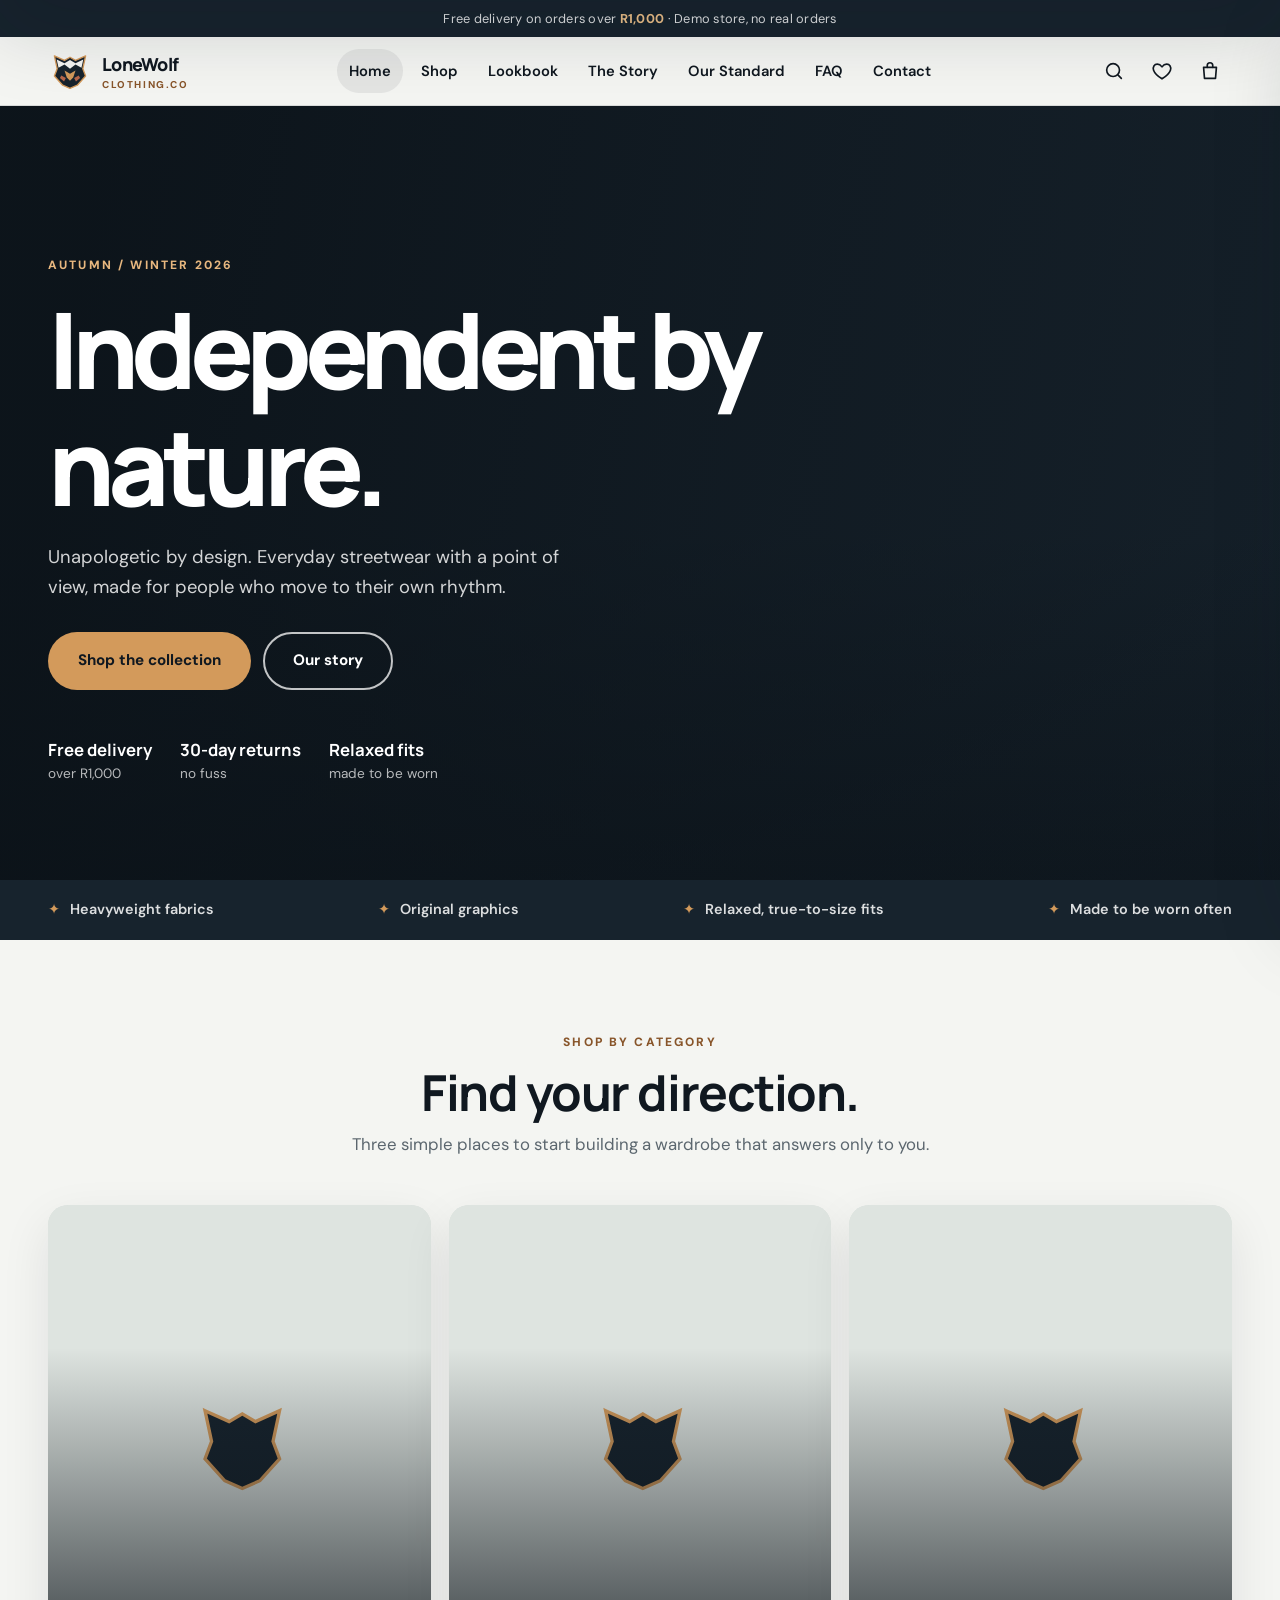
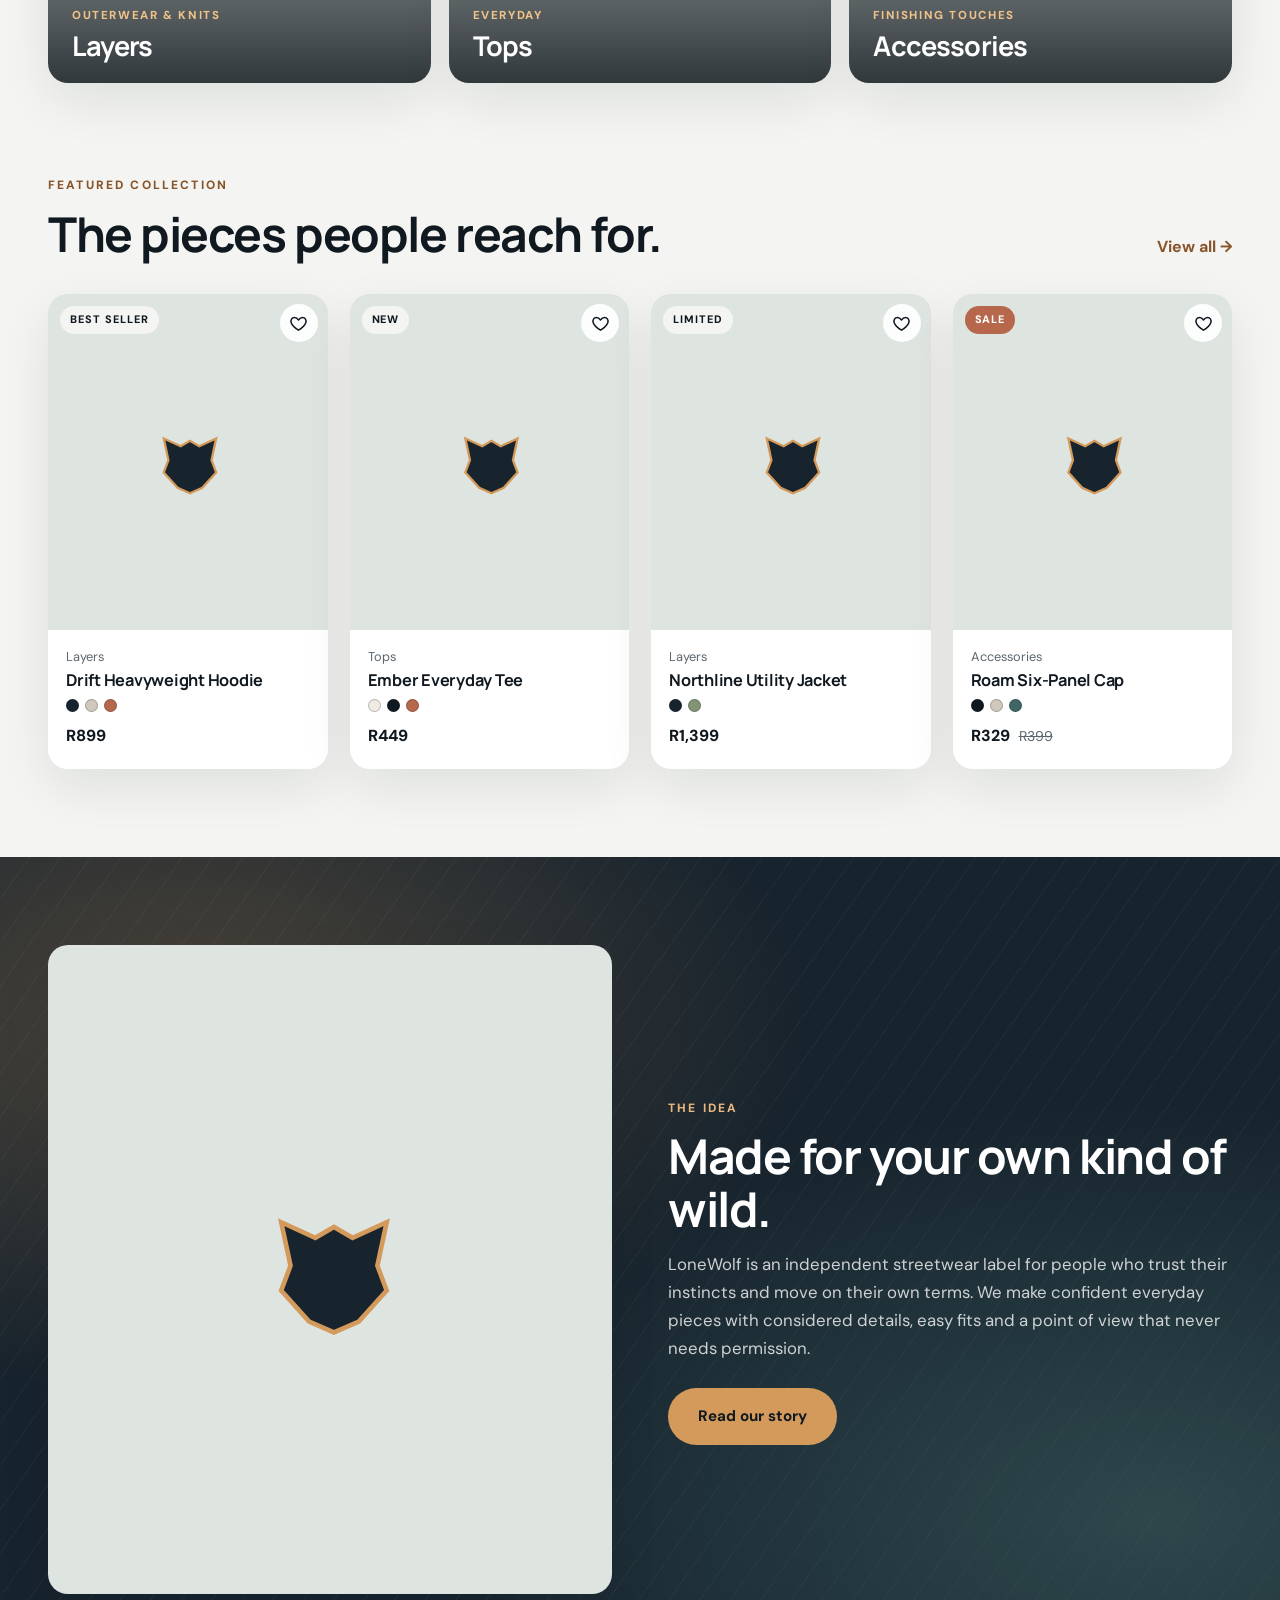
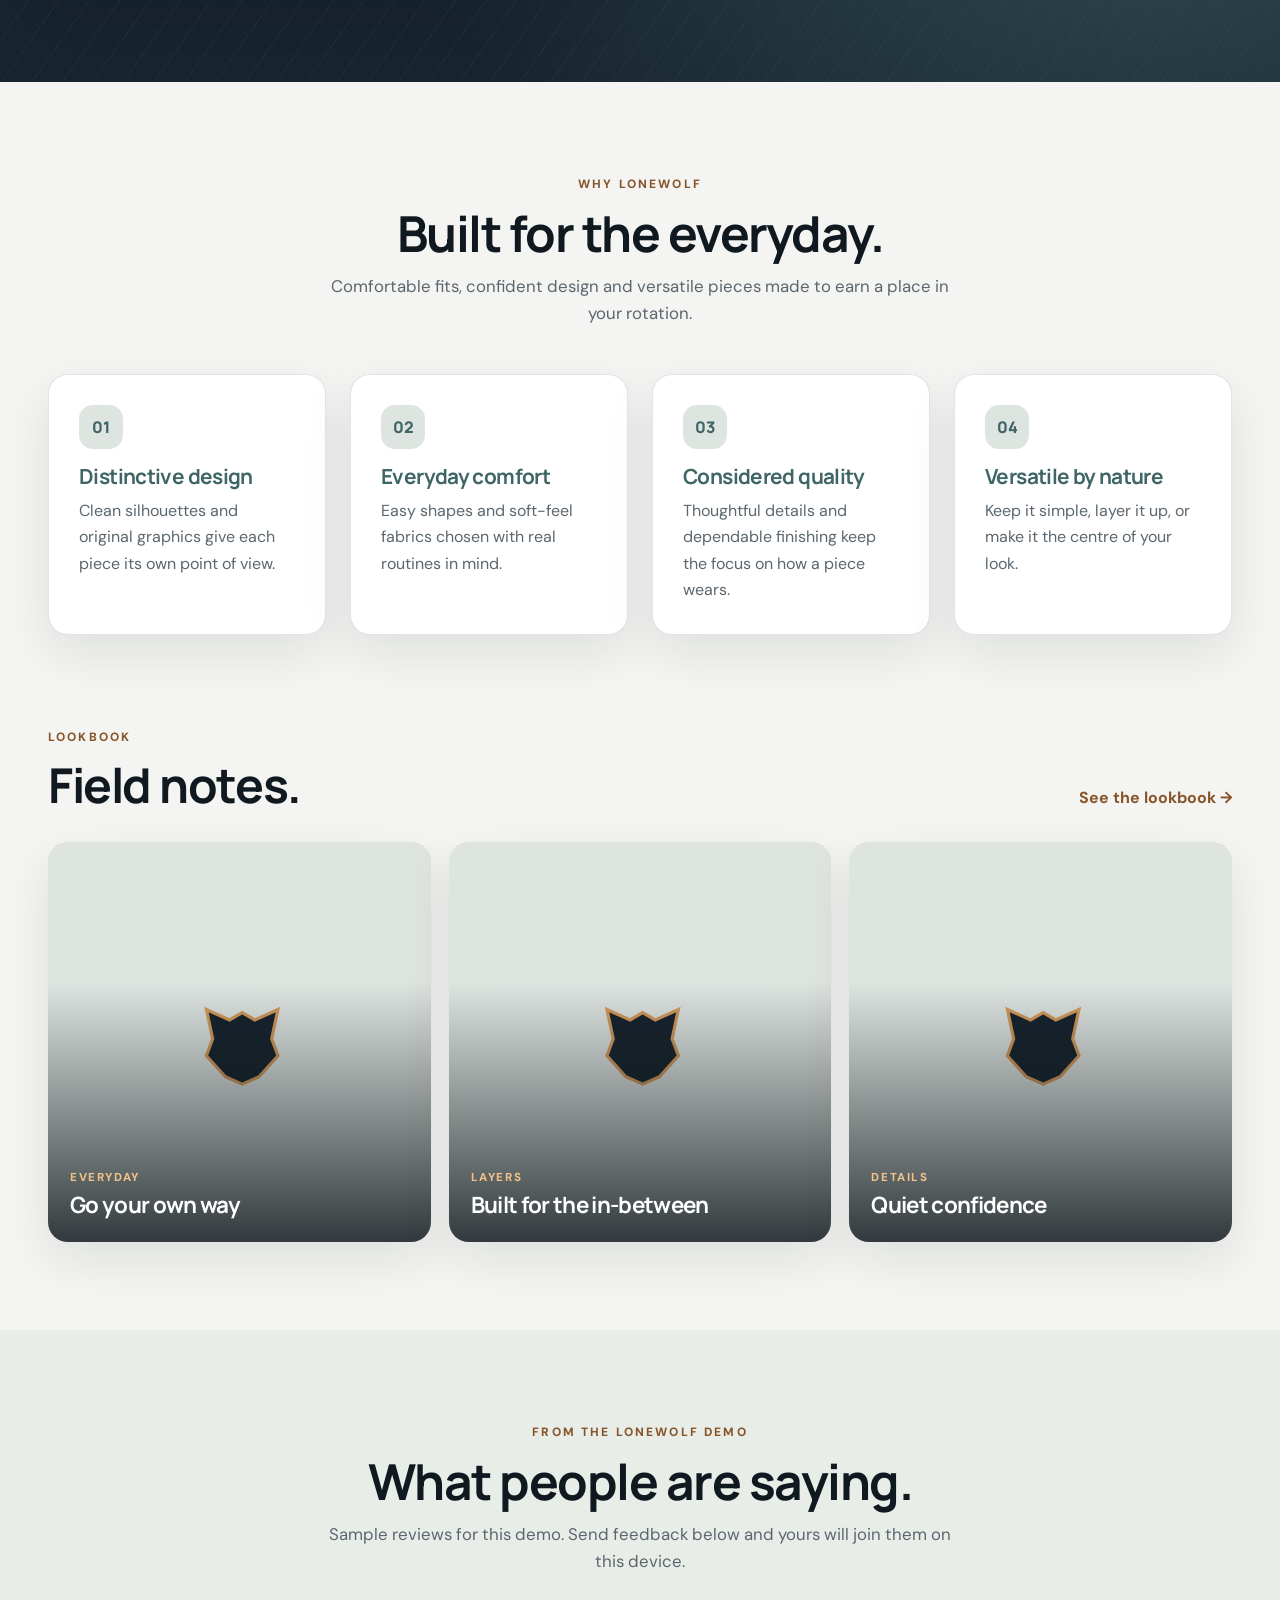
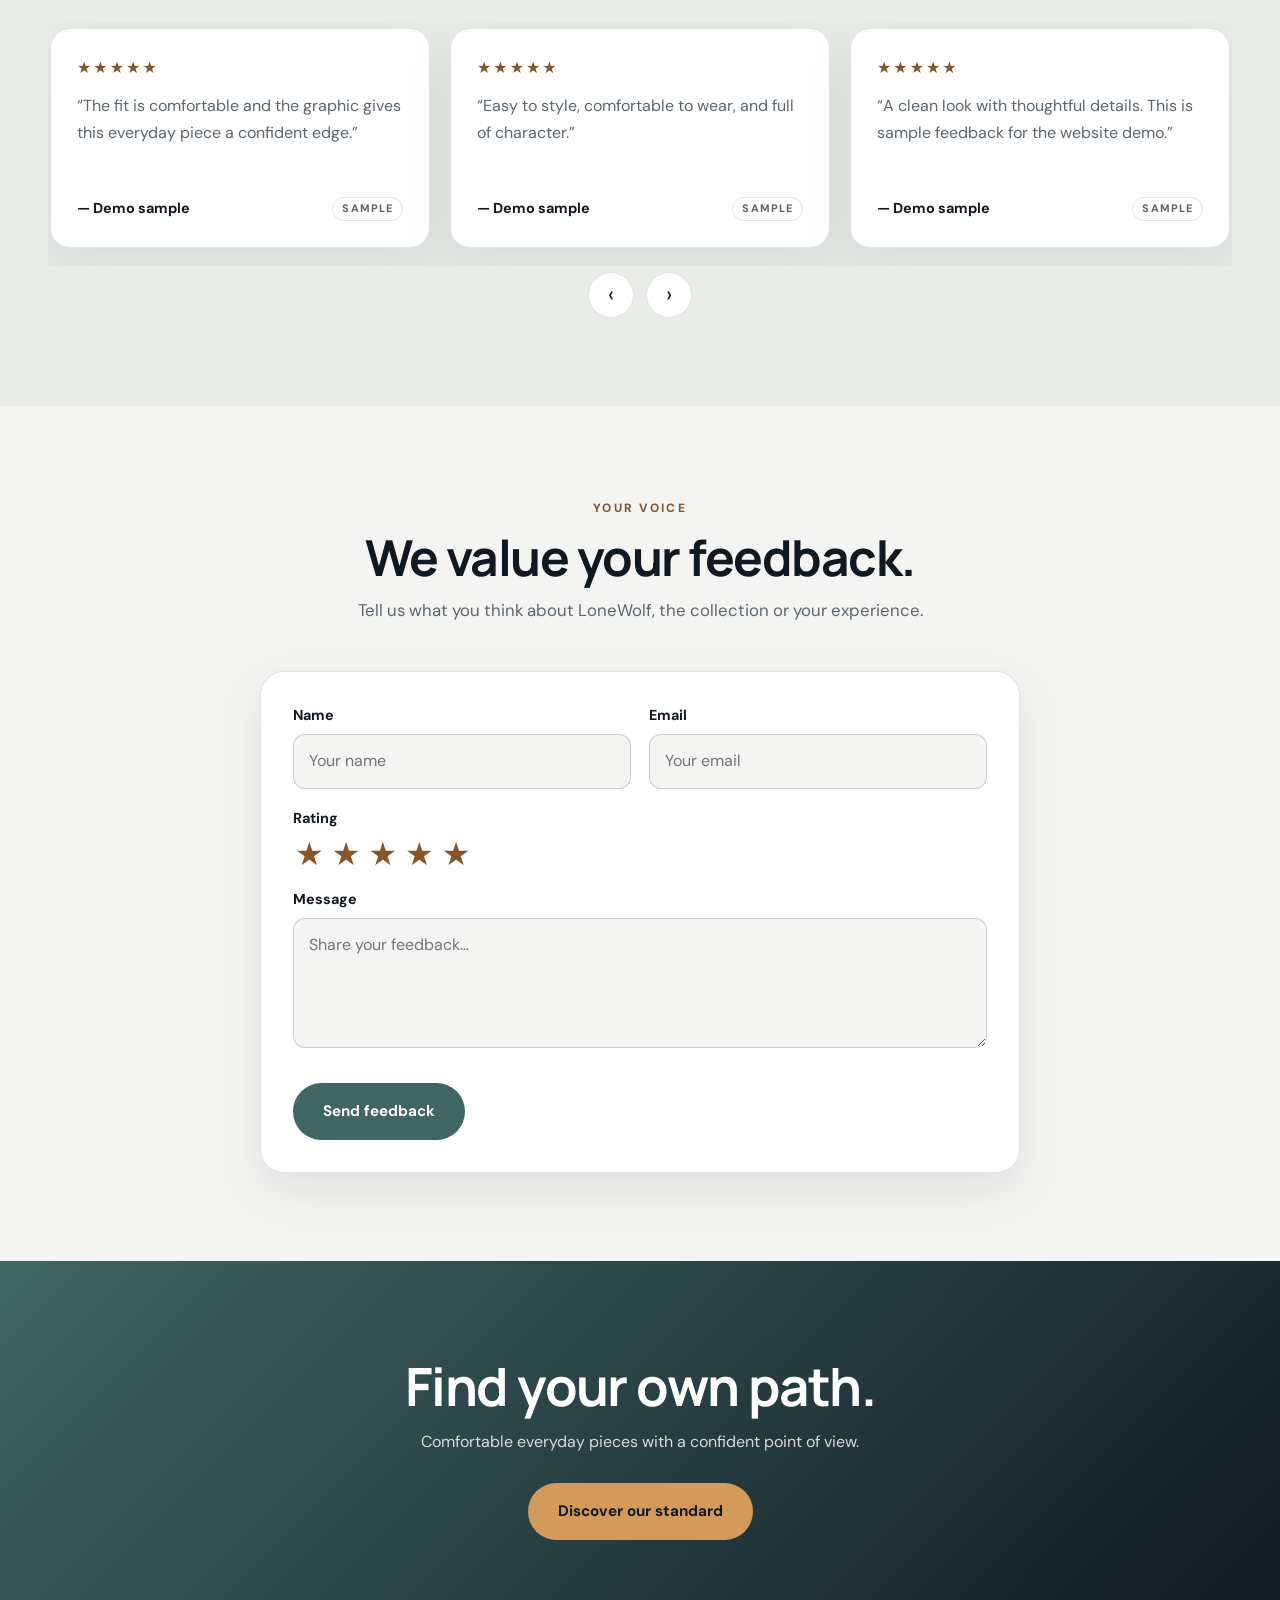
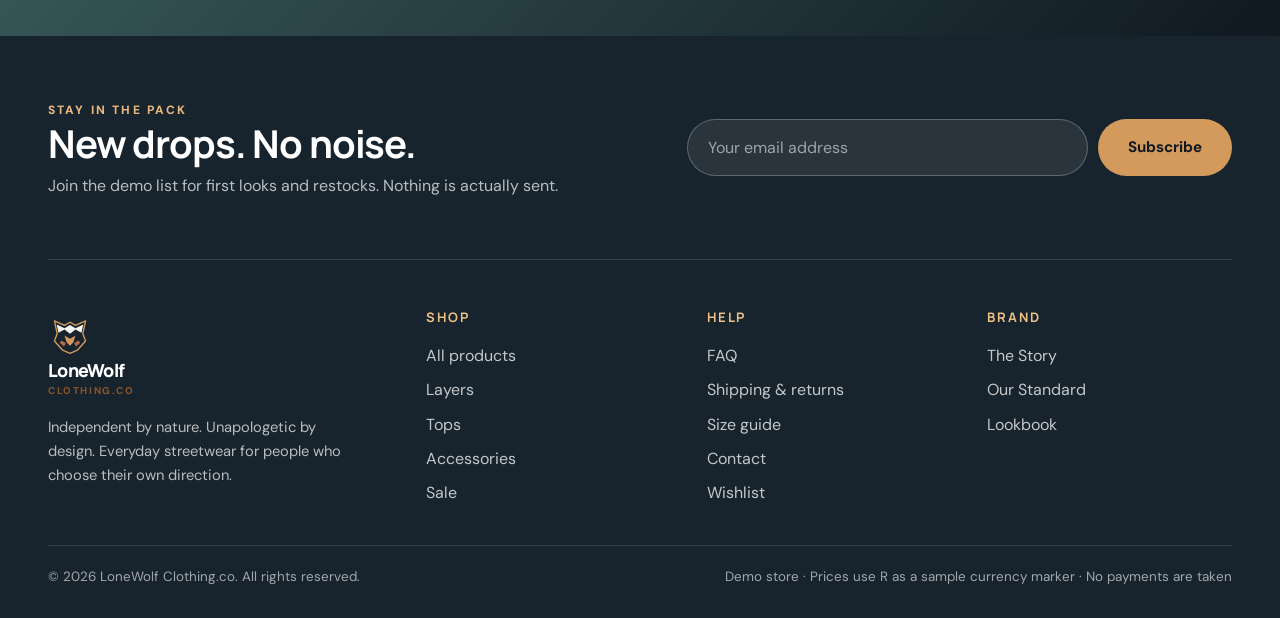
<file: index.html>
<!DOCTYPE html>
<html lang="en">
<head>
<meta charset="UTF-8">
<meta name="viewport" content="width=device-width, initial-scale=1.0">
<meta name="theme-color" content="#17232D">
<meta name="description" content="LoneWolf Clothing.co: independent streetwear for people who move to their own rhythm.">
<title>LoneWolf Clothing.co | Independent Streetwear</title>
<link rel="icon" href="wolf-mark.svg" type="image/svg+xml">
<link rel="preconnect" href="https://fonts.googleapis.com">
<link rel="preconnect" href="https://fonts.gstatic.com" crossorigin>
<link href="https://fonts.googleapis.com/css2?family=DM+Sans:wght@400;500;600;700&family=Manrope:wght@400;500;600;700;800&display=swap" rel="stylesheet">
<link rel="stylesheet" href="site.css">
</head>
<body>
<div id="lw-header"></div>
<main>
  <section class="hero" id="home">
    <div class="hero-bg" role="img" aria-label="Model in layered streetwear"></div>
    <div class="hero-inner">
      <span class="eyebrow light">Autumn / Winter 2026</span>
      <h1>Independent by nature.</h1>
      <p class="lead">Unapologetic by design. Everyday streetwear with a point of view, made for people who move to their own rhythm.</p>
      <div class="hero-actions"><a href="shop.html" class="btn btn-primary">Shop the collection</a><a href="our-story.html" class="btn btn-secondary">Our story</a></div>
      <div class="hero-meta"><div><b>Free delivery</b>over R1,000</div><div><b>30-day returns</b>no fuss</div><div><b>Relaxed fits</b>made to be worn</div></div>
    </div>
  </section>

  <div class="strip"><div class="container strip-inner"><span>Heavyweight fabrics</span><span>Original graphics</span><span>Relaxed, true-to-size fits</span><span>Made to be worn often</span></div></div>

  <section class="section">
    <div class="container">
      <div class="section-head reveal"><span class="eyebrow">Shop by category</span><h2>Find your direction.</h2><p>Three simple places to start building a wardrobe that answers only to you.</p></div>
      <div class="tiles reveal">
        <a class="tile" href="shop.html?cat=Layers"><img src="https://images.unsplash.com/photo-1551028719-00167b16eac5?auto=format&fit=crop&w=900&q=80" alt="" loading="lazy"><div><span>Outerwear &amp; knits</span><h3>Layers</h3></div></a>
        <a class="tile" href="shop.html?cat=Tops"><img src="https://images.unsplash.com/photo-1521572163474-6864f9cf17ab?auto=format&fit=crop&w=900&q=80" alt="" loading="lazy"><div><span>Everyday</span><h3>Tops</h3></div></a>
        <a class="tile" href="shop.html?cat=Accessories"><img src="https://images.unsplash.com/photo-1588850561407-ed78c282e89b?auto=format&fit=crop&w=900&q=80" alt="" loading="lazy"><div><span>Finishing touches</span><h3>Accessories</h3></div></a>
      </div>
    </div>
  </section>

  <section class="section" style="padding-top:0" id="shop">
    <div class="container">
      <div class="row-between reveal" style="margin-bottom:34px;align-items:flex-end;flex-wrap:wrap">
        <div><span class="eyebrow">Featured collection</span><h2 style="font-size:clamp(2rem,4.5vw,3rem);margin-top:10px">The pieces people reach for.</h2></div>
        <a class="link-arrow" href="shop.html">View all →</a>
      </div>
      <div class="product-grid" id="featured"></div>
    </div>
  </section>

  <section class="section dark-band">
    <div class="container split on-dark">
      <img src="https://images.unsplash.com/photo-1523381210434-271e8be1f52b?auto=format&fit=crop&w=1000&q=80" alt="Streetwear styled on a city street" loading="lazy">
      <div class="reveal"><span class="eyebrow light">The idea</span><h2>Made for your own kind of wild.</h2>
        <p style="color:rgba(255,255,255,.78)">LoneWolf is an independent streetwear label for people who trust their instincts and move on their own terms. We make confident everyday pieces with considered details, easy fits and a point of view that never needs permission.</p>
        <a class="btn btn-primary" href="our-story.html" style="margin-top:12px">Read our story</a></div>
    </div>
  </section>

  <section class="section">
    <div class="container">
      <div class="section-head reveal"><span class="eyebrow">Why LoneWolf</span><h2>Built for the everyday.</h2><p>Comfortable fits, confident design and versatile pieces made to earn a place in your rotation.</p></div>
      <div class="grid-4 reveal">
        <div class="card"><div class="num">01</div><h3>Distinctive design</h3><p>Clean silhouettes and original graphics give each piece its own point of view.</p></div>
        <div class="card"><div class="num">02</div><h3>Everyday comfort</h3><p>Easy shapes and soft-feel fabrics chosen with real routines in mind.</p></div>
        <div class="card"><div class="num">03</div><h3>Considered quality</h3><p>Thoughtful details and dependable finishing keep the focus on how a piece wears.</p></div>
        <div class="card"><div class="num">04</div><h3>Versatile by nature</h3><p>Keep it simple, layer it up, or make it the centre of your look.</p></div>
      </div>
    </div>
  </section>

  <section class="section" style="padding-top:0">
    <div class="container">
      <div class="row-between reveal" style="margin-bottom:30px;align-items:flex-end;flex-wrap:wrap"><div><span class="eyebrow">Lookbook</span><h2 style="font-size:clamp(2rem,4.5vw,3rem);margin-top:10px">Field notes.</h2></div><a class="link-arrow" href="lookbook.html">See the lookbook →</a></div>
      <div class="gallery-grid reveal">
        <div class="look"><img src="https://images.unsplash.com/photo-1529139574466-a303027c1d8b?auto=format&fit=crop&w=900&q=80" alt="Relaxed streetwear look" loading="lazy"><div class="look-copy"><span>Everyday</span><h2>Go your own way</h2></div></div>
        <div class="look"><img src="https://images.unsplash.com/photo-1551488831-00ddcb6c6bd3?auto=format&fit=crop&w=900&q=80" alt="Layered contemporary streetwear" loading="lazy"><div class="look-copy"><span>Layers</span><h2>Built for the in-between</h2></div></div>
        <div class="look"><img src="https://images.unsplash.com/photo-1503342217505-b0a15ec3261c?auto=format&fit=crop&w=900&q=80" alt="Casual graphic tee" loading="lazy"><div class="look-copy"><span>Details</span><h2>Quiet confidence</h2></div></div>
      </div>
    </div>
  </section>

  <section class="section" id="reviews" style="background:#e9ede8">
    <div class="container">
      <div class="section-head reveal"><span class="eyebrow">From the LoneWolf demo</span><h2>What people are saying.</h2><p>Sample reviews for this demo. Send feedback below and yours will join them on this device.</p></div>
      <div class="slider"><div class="slider-track" id="reviewTrack" tabindex="0" aria-label="Reviews"></div>
        <div class="slider-controls"><button type="button" class="arrow" data-dir="-1" aria-label="Previous reviews">‹</button><button type="button" class="arrow" data-dir="1" aria-label="Next reviews">›</button></div></div>
    </div>
  </section>

  <section class="section" id="feedback">
    <div class="container">
      <div class="section-head"><span class="eyebrow">Your voice</span><h2>We value your feedback.</h2><p>Tell us what you think about LoneWolf, the collection or your experience.</p></div>
      <form id="feedbackForm" class="form-card" novalidate>
        <div class="form-row">
          <div class="form-field"><label for="name">Name</label><input id="name" type="text" placeholder="Your name" maxlength="60" required></div>
          <div class="form-field"><label for="email">Email</label><input id="email" type="email" placeholder="Your email" required></div>
        </div>
        <div class="form-field"><label>Rating</label><div class="star-rating" id="stars" role="radiogroup" aria-label="Choose your rating"></div></div>
        <div class="form-field"><label for="message">Message</label><textarea id="message" placeholder="Share your feedback…" maxlength="600" required></textarea></div>
        <div class="field-error" id="fb-err" role="alert"></div>
        <button type="submit" class="btn btn-tertiary">Send feedback</button>
      </form>
    </div>
  </section>

  <section class="cta"><h2>Find your own path.</h2><p>Comfortable everyday pieces with a confident point of view.</p><a href="country-impact.html" class="btn btn-primary">Discover our standard</a></section>
</main>
<div id="lw-footer"></div>
<script src="products.js"></script>
<script src="site.js"></script>
<script>
(function(){
  var L = window.LW, $ = L.$, esc = L.esc;
  $("#featured").innerHTML = L.P.filter(function(p){ return p.featured; }).map(L.cardHTML).join("");

  var KEY = "lonewolfReviews";
  var defaults = [
    { name: "Demo sample", location: "Sample review", rating: 5, message: "The fit is comfortable and the graphic gives this everyday piece a confident edge." },
    { name: "Demo sample", location: "Sample review", rating: 5, message: "Easy to style, comfortable to wear, and full of character." },
    { name: "Demo sample", location: "Sample review", rating: 5, message: "A clean look with thoughtful details. This is sample feedback for the website demo." }
  ];
  function getReviews(){ var r = L.read(KEY, null); if (!Array.isArray(r) || !r.length) { r = defaults.slice(); L.write(KEY, r); } return r; }
  function stars(n){ n = Math.min(5, Math.max(1, Number(n) || 5)); return "★".repeat(n) + "☆".repeat(5-n); }
  function renderReviews(){
    $("#reviewTrack").innerHTML = getReviews().map(function(r){
      var sample = r.location === "Sample review";
      return '<article class="review-card"><div class="stars" aria-label="'+(r.rating||5)+' out of 5">'+stars(r.rating)+'</div><p>“'+esc(r.message)+'”</p><div class="row-between"><span class="person">— '+esc(r.name)+(sample?'':', '+esc(r.location||'Customer'))+'</span>'+(sample?'<span class="sample-label">Sample</span>':'')+'</div></article>';
    }).join("");
  }
  document.querySelectorAll(".arrow").forEach(function(b){ b.addEventListener("click", function(){ var t = $("#reviewTrack"); t.scrollBy({ left: (+b.dataset.dir) * t.clientWidth * .8, behavior: "smooth" }); }); });

  var rating = 5;
  function paintStars(){ $("#stars").innerHTML = [1,2,3,4,5].map(function(n){ return '<button type="button" class="star-btn'+(n<=rating?' active':'')+'" data-v="'+n+'" role="radio" aria-checked="'+(n===rating)+'" aria-label="'+n+' star'+(n>1?'s':'')+'">★</button>'; }).join(""); }
  $("#stars").addEventListener("click", function(e){ var b = e.target.closest("[data-v]"); if (b) { rating = +b.dataset.v; paintStars(); } });
  $("#feedbackForm").addEventListener("submit", function(e){
    e.preventDefault();
    var name = $("#name").value.trim(), email = $("#email"), msg = $("#message").value.trim();
    if (!name || !email.value || !email.checkValidity() || !msg) { $("#fb-err").textContent = "Please add your name, a valid email and a message."; return; }
    $("#fb-err").textContent = "";
    var list = getReviews(); list.push({ name: name, location: "Customer", rating: rating, message: msg }); L.write(KEY, list);
    renderReviews(); e.target.reset(); rating = 5; paintStars();
    var t = $("#reviewTrack"); t.scrollTo({ left: t.scrollWidth, behavior: "smooth" });
    L.toast("Thank you for your feedback!");
  });
  paintStars(); renderReviews();
})();
</script>
</body>
</html>
</file>
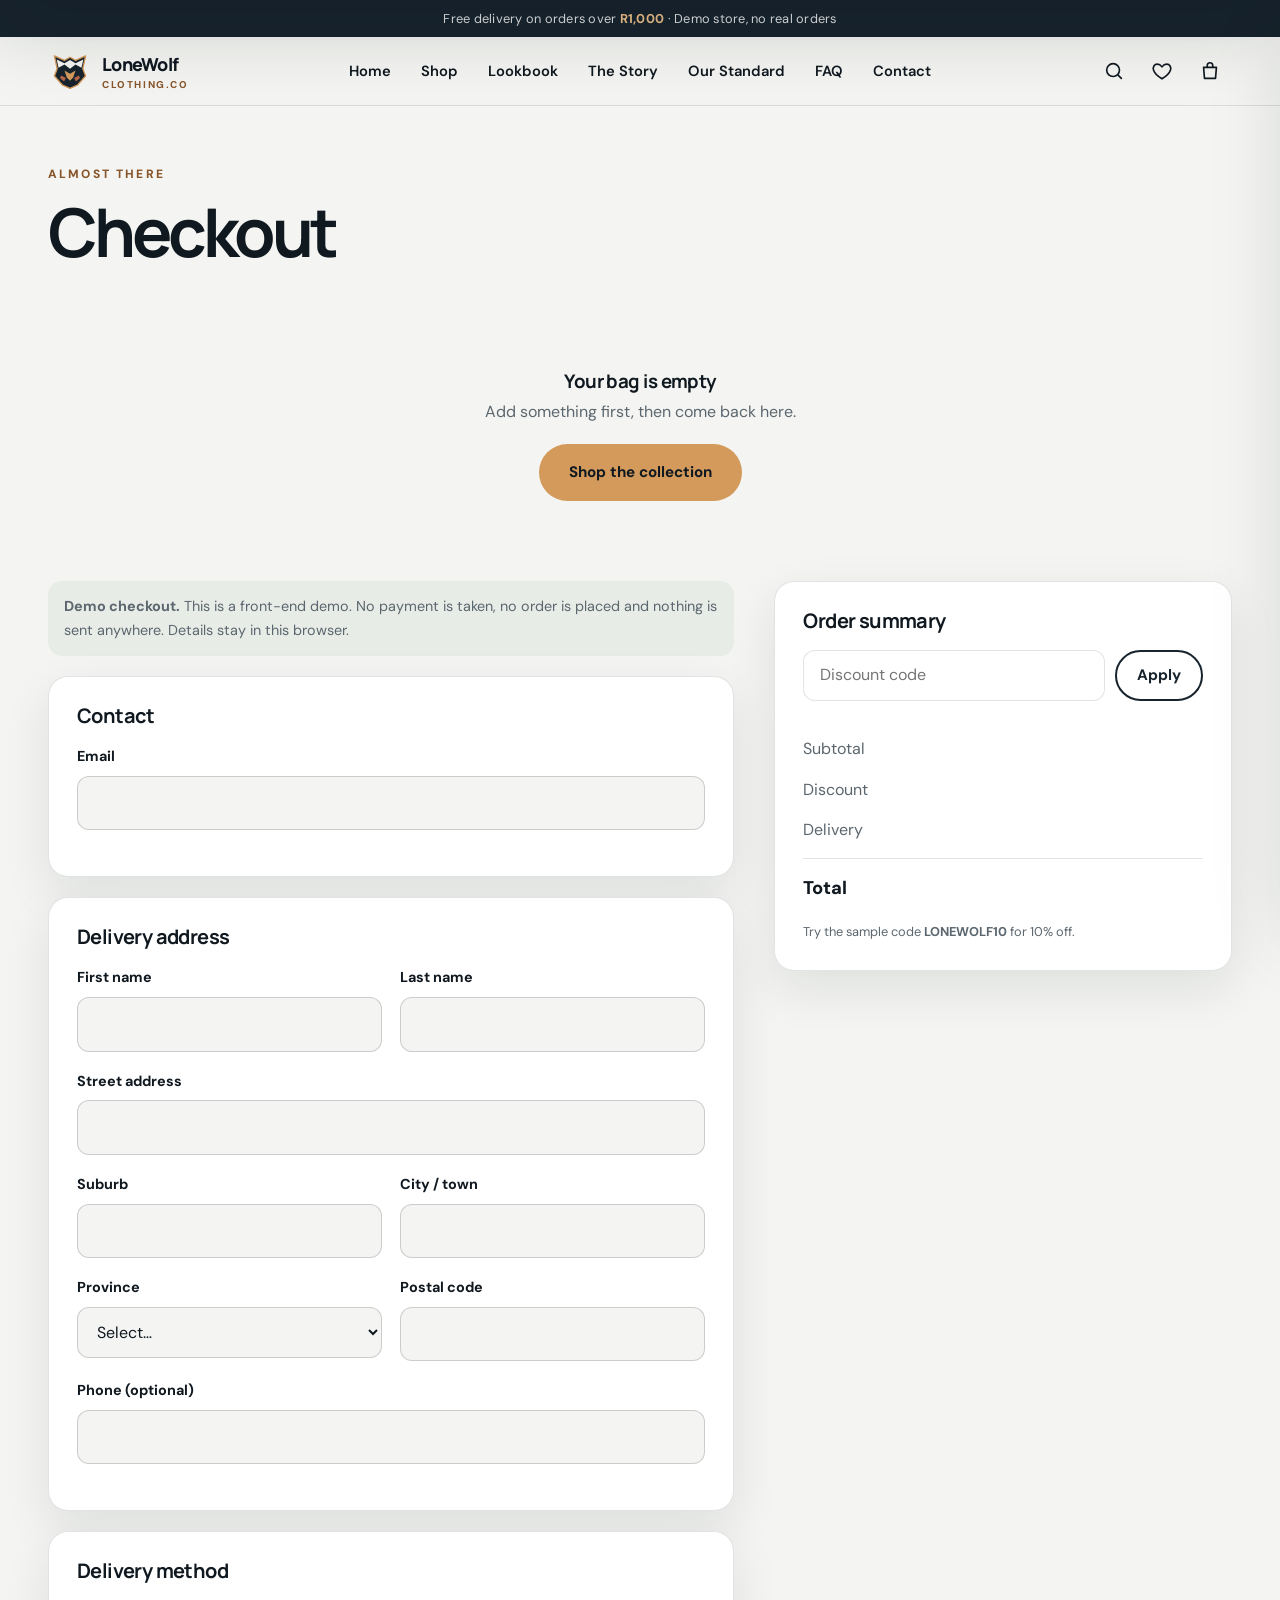
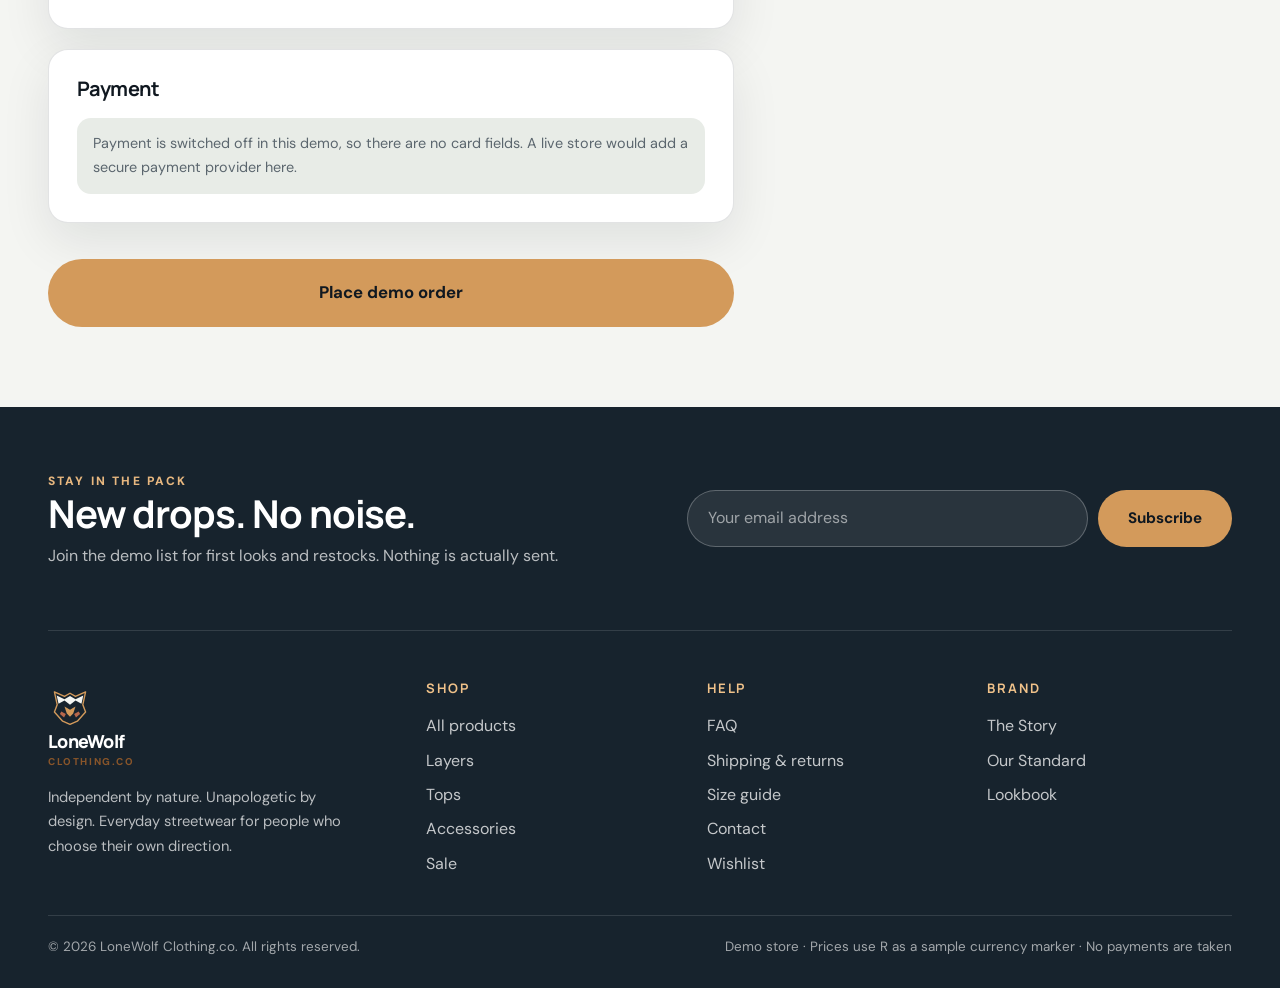
<file: checkout.html>
<!DOCTYPE html>
<html lang="en">
<head>
<meta charset="UTF-8">
<meta name="viewport" content="width=device-width, initial-scale=1.0">
<meta name="theme-color" content="#17232D">
<title>Checkout | LoneWolf Clothing.co</title>
<link rel="icon" href="wolf-mark.svg" type="image/svg+xml">
<link rel="preconnect" href="https://fonts.googleapis.com">
<link rel="preconnect" href="https://fonts.gstatic.com" crossorigin>
<link href="https://fonts.googleapis.com/css2?family=DM+Sans:wght@400;500;600;700&family=Manrope:wght@400;500;600;700;800&display=swap" rel="stylesheet">
<link rel="stylesheet" href="site.css">
</head>
<body>
<div id="lw-header"></div>
<main>
  <div class="container">
    <div class="shop-head"><span class="eyebrow">Almost there</span><h1>Checkout</h1></div>
    <div id="co-empty" hidden class="empty" style="padding:80px 0"><h3>Your bag is empty</h3><p>Add something first, then come back here.</p><a class="btn btn-primary" style="margin-top:18px" href="shop.html">Shop the collection</a></div>
    <div id="co-confirm" hidden class="confirm"></div>

    <form id="co-form" class="checkout" novalidate hidden>
      <div>
        <div class="demo-note" style="margin-bottom:20px"><b>Demo checkout.</b> This is a front-end demo. No payment is taken, no order is placed and nothing is sent anywhere. Details stay in this browser.</div>
        <section class="panel"><h2>Contact</h2>
          <div class="form-field"><label for="email">Email</label><input id="email" type="email" autocomplete="email" required></div>
        </section>
        <section class="panel"><h2>Delivery address</h2>
          <div class="form-row">
            <div class="form-field"><label for="first">First name</label><input id="first" autocomplete="given-name" required></div>
            <div class="form-field"><label for="last">Last name</label><input id="last" autocomplete="family-name" required></div>
          </div>
          <div class="form-field"><label for="addr">Street address</label><input id="addr" autocomplete="address-line1" required></div>
          <div class="form-row">
            <div class="form-field"><label for="suburb">Suburb</label><input id="suburb" autocomplete="address-line2"></div>
            <div class="form-field"><label for="city">City / town</label><input id="city" autocomplete="address-level2" required></div>
          </div>
          <div class="form-row">
            <div class="form-field"><label for="prov">Province</label>
              <select id="prov" autocomplete="address-level1" required><option value="">Select…</option><option>Eastern Cape</option><option>Free State</option><option>Gauteng</option><option>KwaZulu-Natal</option><option>Limpopo</option><option>Mpumalanga</option><option>North West</option><option>Northern Cape</option><option>Western Cape</option></select></div>
            <div class="form-field"><label for="postal">Postal code</label><input id="postal" inputmode="numeric" maxlength="4" pattern="[0-9]{4}" autocomplete="postal-code" required></div>
          </div>
          <div class="form-field"><label for="phone">Phone (optional)</label><input id="phone" type="tel" autocomplete="tel"></div>
        </section>
        <section class="panel"><h2>Delivery method</h2><div id="ship-opts"></div></section>
        <section class="panel"><h2>Payment</h2><p class="demo-note">Payment is switched off in this demo, so there are no card fields. A live store would add a secure payment provider here.</p></section>
        <div class="field-error" id="co-err" role="alert"></div>
        <button class="btn btn-primary btn-block" type="submit" style="padding:18px;font-size:1.05rem">Place demo order</button>
      </div>

      <aside class="summary"><section class="panel"><h2>Order summary</h2>
        <div id="co-lines"></div>
        <div class="form-row" style="grid-template-columns:1fr auto;gap:10px;margin:14px 0 4px"><input id="promo" class="field" style="border-radius:12px" placeholder="Discount code" aria-label="Discount code"><button type="button" class="btn btn-outline" id="promo-apply" style="padding:11px 20px">Apply</button></div>
        <div class="field-error" id="promo-msg" role="status" style="margin:0 0 8px"></div>
        <div class="sum-row"><span>Subtotal</span><span id="s-sub"></span></div>
        <div class="sum-row" id="s-disc-row" hidden><span>Discount</span><span id="s-disc"></span></div>
        <div class="sum-row"><span>Delivery</span><span id="s-ship"></span></div>
        <div class="sum-row total"><span>Total</span><span id="s-total"></span></div>
        <p style="font-size:.8rem;color:var(--muted);margin-top:10px">Try the sample code <b>LONEWOLF10</b> for 10% off.</p>
      </section></aside>
    </form>
  </div>
</main>
<div id="lw-footer"></div>
<script src="products.js"></script>
<script src="site.js"></script>
<script>
(function(){
  var L = window.LW, $ = L.$, esc = L.esc, money = L.money;
  var st = { ship: "standard", promo: null };
  function calc(){
    var sub = L.cart.subtotal(), disc = st.promo ? Math.round(sub * 0.10) : 0, after = sub - disc;
    var ship = st.ship === "express" ? L.EXPRESS : (after >= L.FREE_SHIP ? 0 : L.STANDARD);
    return { sub: sub, disc: disc, ship: ship, total: after + ship, after: after };
  }
  function paintShip(){
    var c = calc(), std = c.after >= L.FREE_SHIP ? 0 : L.STANDARD;
    $("#ship-opts").innerHTML =
      '<label class="radio-card"><input type="radio" name="ship" value="standard"'+(st.ship==="standard"?" checked":"")+'><div><b>Standard</b><small>3–5 business days</small></div><b>'+(std===0?"Free":money(std))+'</b></label>' +
      '<label class="radio-card"><input type="radio" name="ship" value="express"'+(st.ship==="express"?" checked":"")+'><div><b>Express</b><small>1–2 business days</small></div><b>'+money(L.EXPRESS)+'</b></label>';
  }
  function paint(){
    var items = L.cart.get();
    var confirmShown = !$("#co-confirm").hidden;
    if (confirmShown) return;
    $("#co-empty").hidden = items.length > 0; $("#co-form").hidden = items.length === 0;
    if (!items.length) return;
    $("#co-lines").innerHTML = items.map(function(it){ var p = L.byId(it.id);
      return '<div class="mini-line"><img src="'+esc(p.image)+'" alt=""><div><b>'+esc(p.name)+'</b><small>'+esc(it.color)+' · '+esc(it.size)+' · Qty '+it.qty+'</small></div><b>'+money(p.price*it.qty)+'</b></div>'; }).join("");
    var c = calc();
    $("#s-sub").textContent = money(c.sub);
    $("#s-disc-row").hidden = !c.disc; $("#s-disc").textContent = "−" + money(c.disc);
    $("#s-ship").textContent = c.ship === 0 ? "Free" : money(c.ship);
    $("#s-total").textContent = money(c.total);
    paintShip();
  }
  document.addEventListener("lw:update", paint);
  $("#ship-opts").addEventListener("change", function(e){ if (e.target.name === "ship") { st.ship = e.target.value; paint(); } });
  $("#promo-apply").addEventListener("click", function(){
    var v = $("#promo").value.trim().toUpperCase(), msg = $("#promo-msg");
    if (v === "LONEWOLF10") { st.promo = v; msg.style.color = "var(--teal)"; msg.textContent = "Code applied: 10% off."; }
    else { st.promo = null; msg.style.color = ""; msg.textContent = v ? "That code isn't valid." : "Enter a code first."; }
    paint();
  });
  $("#co-form").addEventListener("submit", function(e){
    e.preventDefault();
    var req = ["email","first","last","addr","city","prov","postal"], bad = [];
    req.forEach(function(id){ var el = $("#"+id), ok = el.value.trim() && el.checkValidity(); el.setAttribute("aria-invalid", ok ? "false" : "true"); if (!ok) bad.push(el); });
    var err = $("#co-err");
    if (bad.length) { err.textContent = "Please complete the highlighted fields (postal code is 4 digits)."; bad[0].focus(); return; }
    err.textContent = "";
    var items = L.cart.get(), c = calc();
    var num = "LW-" + String(Math.floor(100000 + Math.random() * 900000));
    var order = { number: num, name: $("#first").value.trim(), email: $("#email").value.trim(), city: $("#city").value.trim(), total: c.total,
      ship: st.ship, lines: items.map(function(it){ var p = L.byId(it.id); return { name: p.name, color: it.color, size: it.size, qty: it.qty, price: p.price }; }) };
    L.write("lonewolf-last-order", order);
    L.cart.clear();
    $("#co-form").hidden = true; $("#co-empty").hidden = true;
    var cf = $("#co-confirm"); cf.hidden = false;
    cf.innerHTML = '<div class="tick" aria-hidden="true">✓</div><h2 style="font-size:2.2rem;margin-bottom:10px">Thanks, '+esc(order.name)+'.</h2><p style="color:var(--muted)">This was a demo, so no order was placed and no payment was taken. If it were real, your confirmation <b>'+esc(num)+'</b> would be on its way to '+esc(order.email)+'.</p>' +
      '<div class="panel" style="text-align:left;margin-top:28px">'+order.lines.map(function(l){ return '<div class="sum-row"><span>'+l.qty+' × '+esc(l.name)+' ('+esc(l.color)+', '+esc(l.size)+')</span><span>'+money(l.price*l.qty)+'</span></div>'; }).join("")+'<div class="sum-row total"><span>Total</span><span>'+money(order.total)+'</span></div></div>' +
      '<a class="btn btn-primary" href="shop.html" style="margin-top:8px">Keep shopping</a>';
    window.scrollTo({ top: 0, behavior: "smooth" });
  });
  paint();
})();
</script>
</body>
</html>
</file>
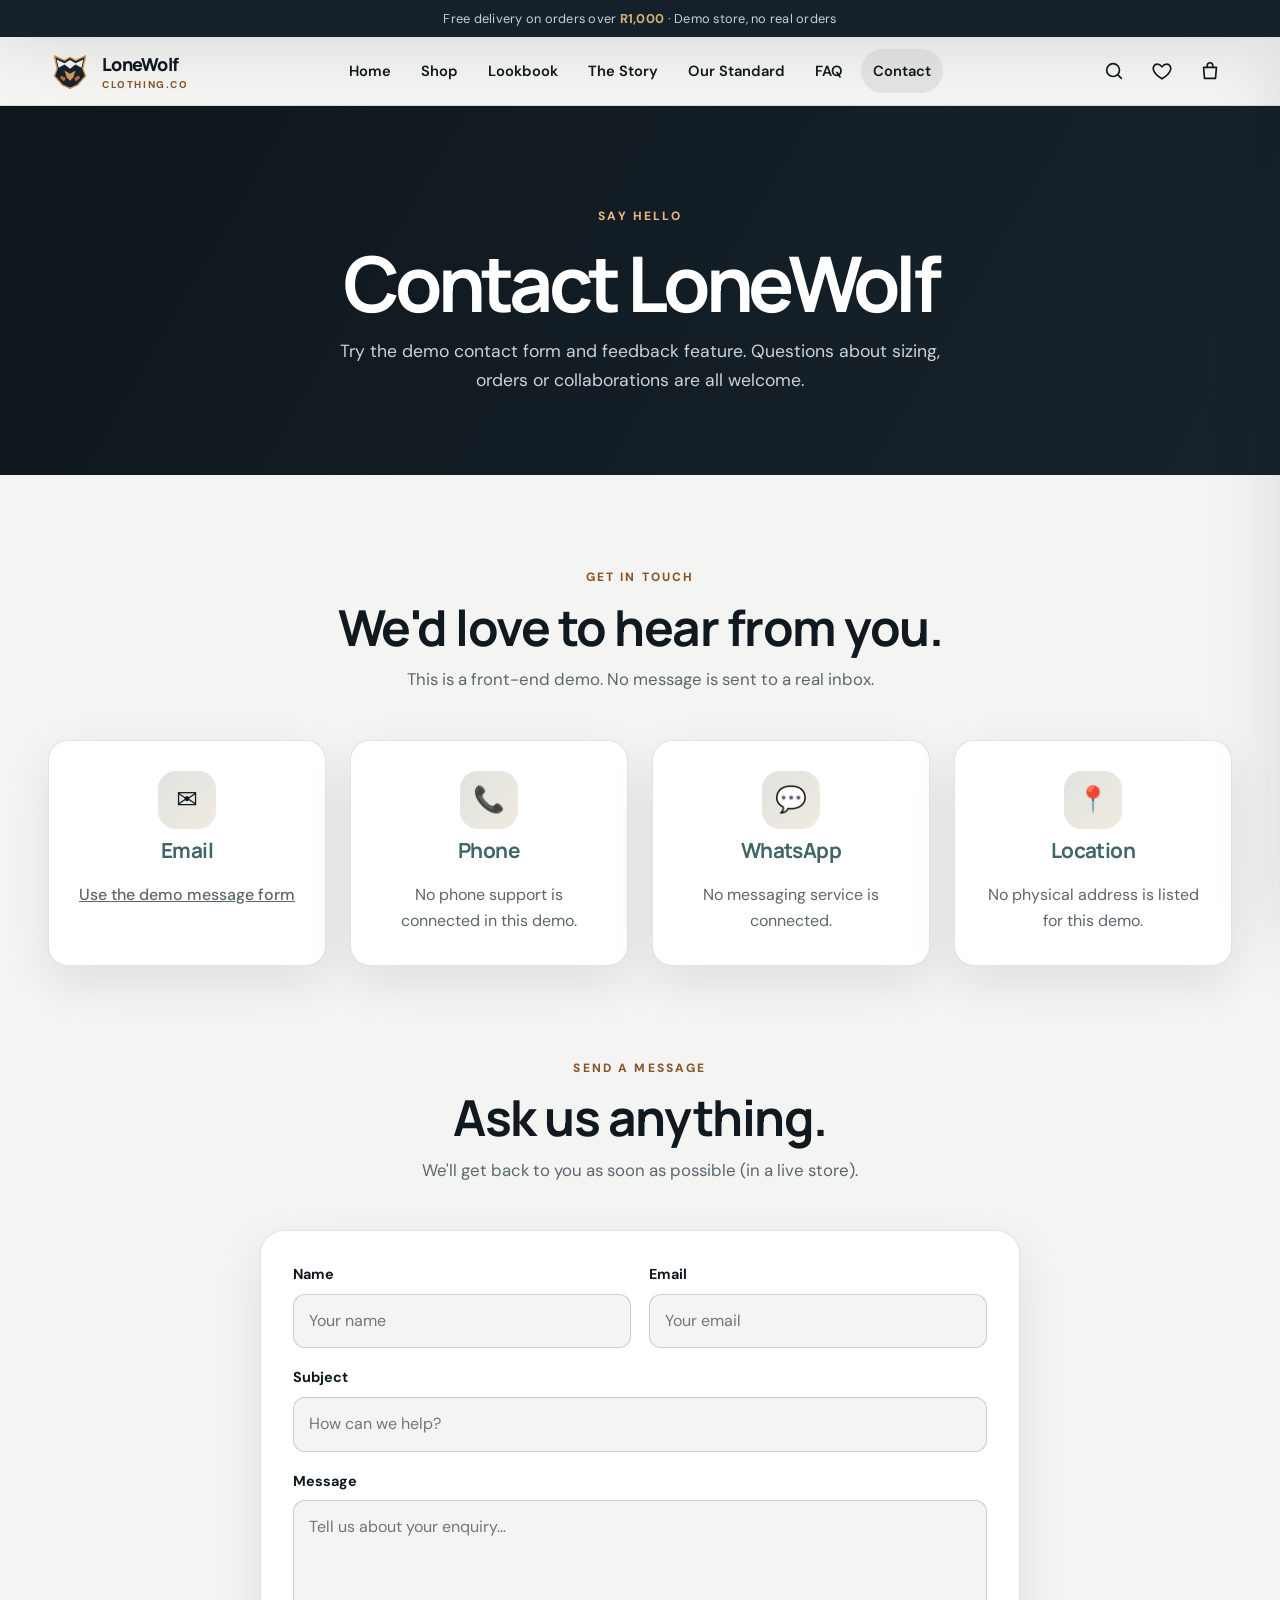
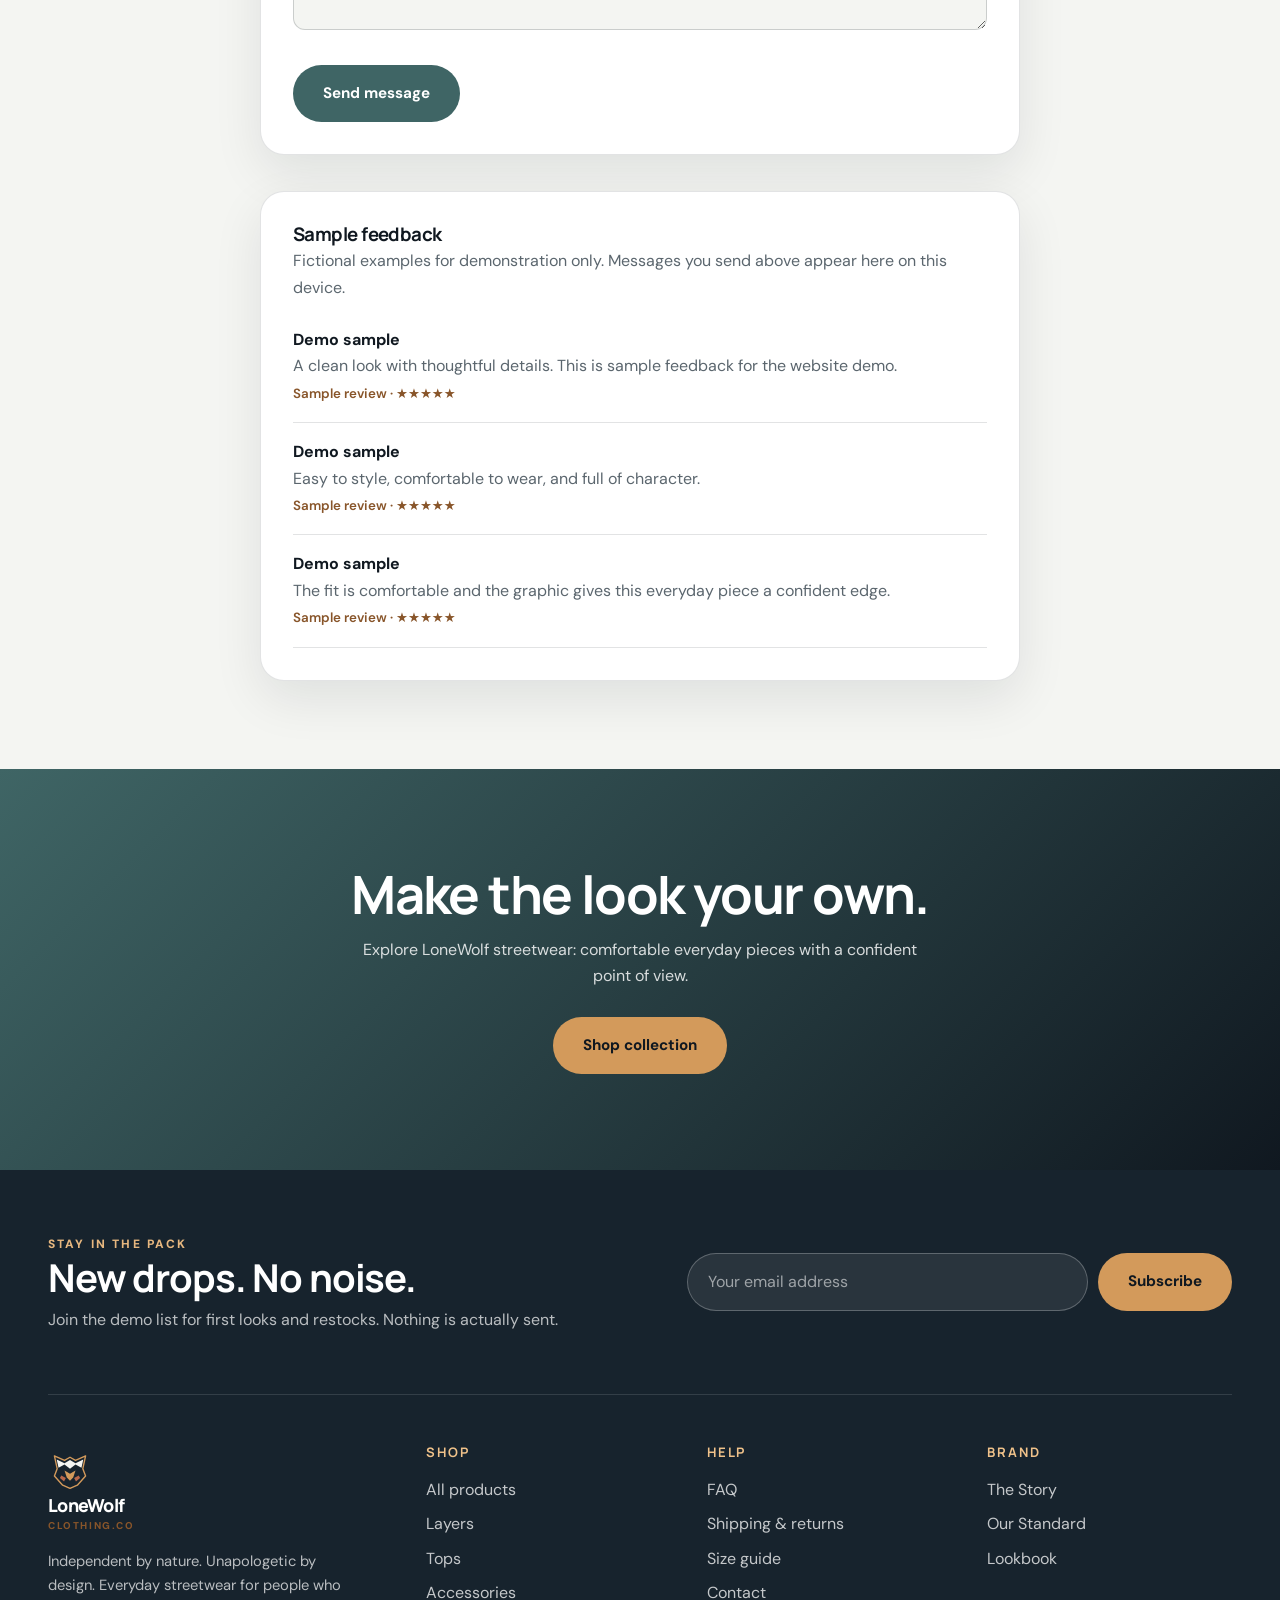
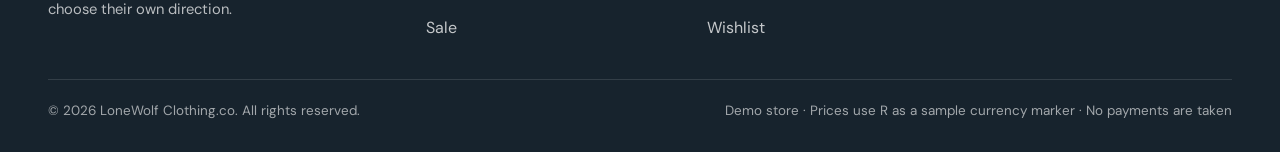
<file: contact.html>
<!DOCTYPE html>
<html lang="en">
<head>
<meta charset="UTF-8">
<meta name="viewport" content="width=device-width, initial-scale=1.0">
<meta name="theme-color" content="#17232D">
<title>Contact | LoneWolf Clothing.co</title>
<link rel="icon" href="wolf-mark.svg" type="image/svg+xml">
<link rel="preconnect" href="https://fonts.googleapis.com">
<link rel="preconnect" href="https://fonts.gstatic.com" crossorigin>
<link href="https://fonts.googleapis.com/css2?family=DM+Sans:wght@400;500;600;700&family=Manrope:wght@400;500;600;700;800&display=swap" rel="stylesheet">
<link rel="stylesheet" href="site.css">
</head>
<body>
<div id="lw-header"></div>
<main>
  <section class="page-hero" style="--hero-img:url('https://images.unsplash.com/photo-1543076447-215ad9ba6923?auto=format&fit=crop&w=1800&q=80')">
    <span class="eyebrow light">Say hello</span><h1>Contact LoneWolf</h1>
    <p>Try the demo contact form and feedback feature. Questions about sizing, orders or collaborations are all welcome.</p>
  </section>
  <section class="section">
    <div class="container">
      <div class="section-head"><span class="eyebrow">Get in touch</span><h2>We'd love to hear from you.</h2><p>This is a front-end demo. No message is sent to a real inbox.</p></div>
      <div class="grid-4">
        <div class="card contact-card"><div class="icon-wrap" aria-hidden="true">✉️</div><h3>Email</h3><a href="#contactForm" style="color:var(--muted);font-weight:500;text-decoration:underline">Use the demo message form</a></div>
        <div class="card contact-card"><div class="icon-wrap" aria-hidden="true">📞</div><h3>Phone</h3><p>No phone support is connected in this demo.</p></div>
        <div class="card contact-card"><div class="icon-wrap" aria-hidden="true">💬</div><h3>WhatsApp</h3><p>No messaging service is connected.</p></div>
        <div class="card contact-card"><div class="icon-wrap" aria-hidden="true">📍</div><h3>Location</h3><p>No physical address is listed for this demo.</p></div>
      </div>
    </div>
  </section>
  <section class="section" style="padding-top:0">
    <div class="container">
      <div class="section-head"><span class="eyebrow">Send a message</span><h2>Ask us anything.</h2><p>We'll get back to you as soon as possible (in a live store).</p></div>
      <form id="contactForm" class="form-card" novalidate>
        <div class="form-row">
          <div class="form-field"><label for="name">Name</label><input id="name" type="text" placeholder="Your name" maxlength="60" required></div>
          <div class="form-field"><label for="email">Email</label><input id="email" type="email" placeholder="Your email" required></div>
        </div>
        <div class="form-field"><label for="subject">Subject</label><input id="subject" type="text" placeholder="How can we help?" maxlength="100" required></div>
        <div class="form-field"><label for="message">Message</label><textarea id="message" placeholder="Tell us about your enquiry…" maxlength="800" required></textarea></div>
        <div class="field-error" id="c-err" role="alert"></div>
        <button type="submit" class="btn btn-tertiary">Send message</button>
      </form>
      <div class="form-card" style="margin-top:36px">
        <h3 style="margin-bottom:4px">Sample feedback</h3><p style="color:var(--muted);margin-bottom:10px">Fictional examples for demonstration only. Messages you send above appear here on this device.</p>
        <div id="feedbackList"></div>
      </div>
    </div>
  </section>
  <section class="cta"><h2>Make the look your own.</h2><p>Explore LoneWolf streetwear: comfortable everyday pieces with a confident point of view.</p><a href="shop.html" class="btn btn-primary">Shop collection</a></section>
</main>
<div id="lw-footer"></div>
<script src="products.js"></script>
<script src="site.js"></script>
<script>
(function(){
  var L = window.LW, $ = L.$, esc = L.esc;
  var KEY = "lonewolfContactFeedback";
  var defaults = [
    { name: "Demo sample", location: "Sample review", rating: 5, message: "The fit is comfortable and the graphic gives this everyday piece a confident edge." },
    { name: "Demo sample", location: "Sample review", rating: 5, message: "Easy to style, comfortable to wear, and full of character." },
    { name: "Demo sample", location: "Sample review", rating: 5, message: "A clean look with thoughtful details. This is sample feedback for the website demo." }
  ];
  function get(){ var r = L.read(KEY, null); if (!Array.isArray(r) || !r.length) { r = defaults.slice(); L.write(KEY, r); } return r; }
  function stars(n){ n = Math.min(5, Math.max(1, Number(n) || 5)); return "★".repeat(n) + "☆".repeat(5-n); }
  function render(){
    $("#feedbackList").innerHTML = get().slice().reverse().map(function(i){
      return '<div style="padding:16px 0;border-bottom:1px solid var(--line)"><strong style="display:block">'+esc(i.name)+'</strong><p style="color:var(--muted)">'+esc(i.message)+'</p><small style="color:var(--copper-dark);font-weight:600">'+esc(i.location||"Customer")+' · '+stars(i.rating)+'</small></div>';
    }).join("");
  }
  $("#contactForm").addEventListener("submit", function(e){
    e.preventDefault();
    var f = { name: $("#name").value.trim(), email: $("#email"), subject: $("#subject").value.trim(), message: $("#message").value.trim() };
    if (!f.name || !f.email.value || !f.email.checkValidity() || !f.subject || !f.message) { $("#c-err").textContent = "Please complete every field with a valid email."; return; }
    $("#c-err").textContent = "";
    var list = get(); list.push({ name: f.name, location: "Customer", rating: 5, message: f.subject + ": " + f.message }); L.write(KEY, list);
    render(); e.target.reset(); L.toast("Thanks! Handled locally as a demo. No email was sent.");
  });
  render();
})();
</script>
</body>
</html>
</file>
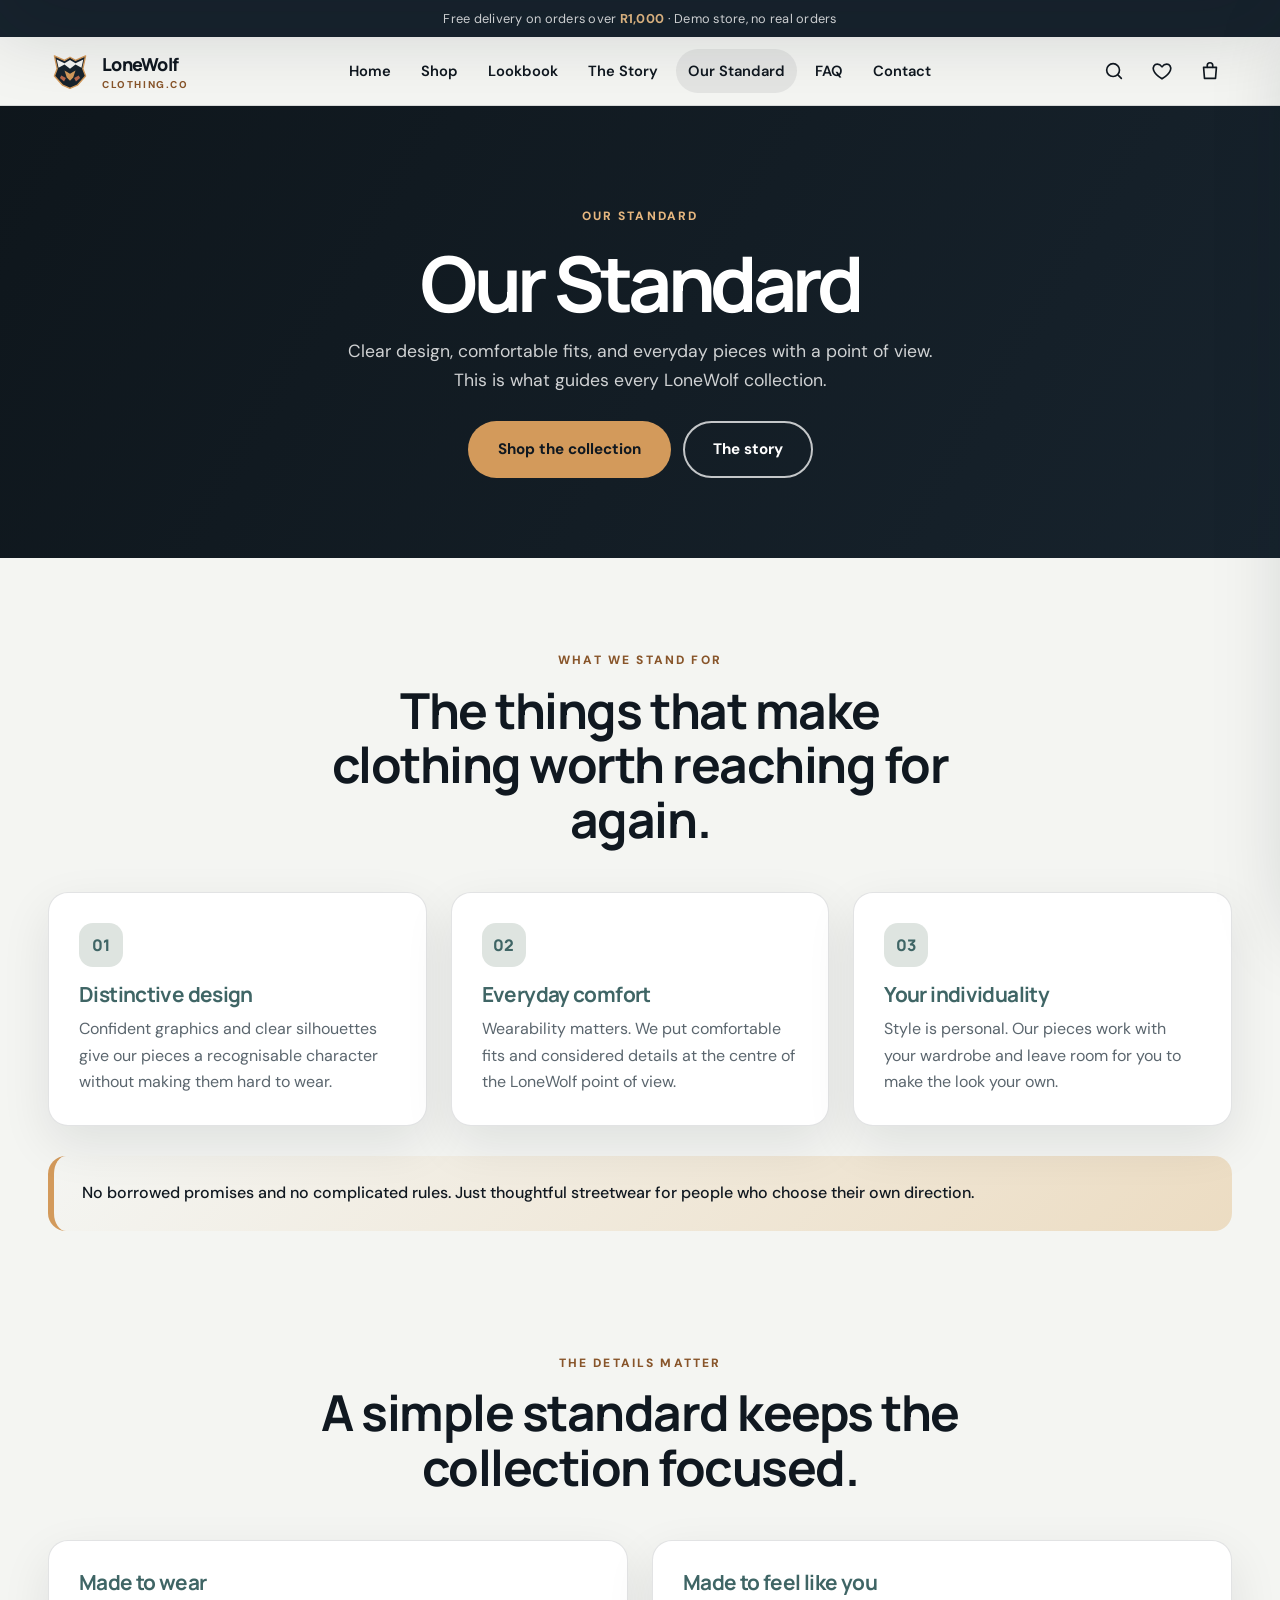
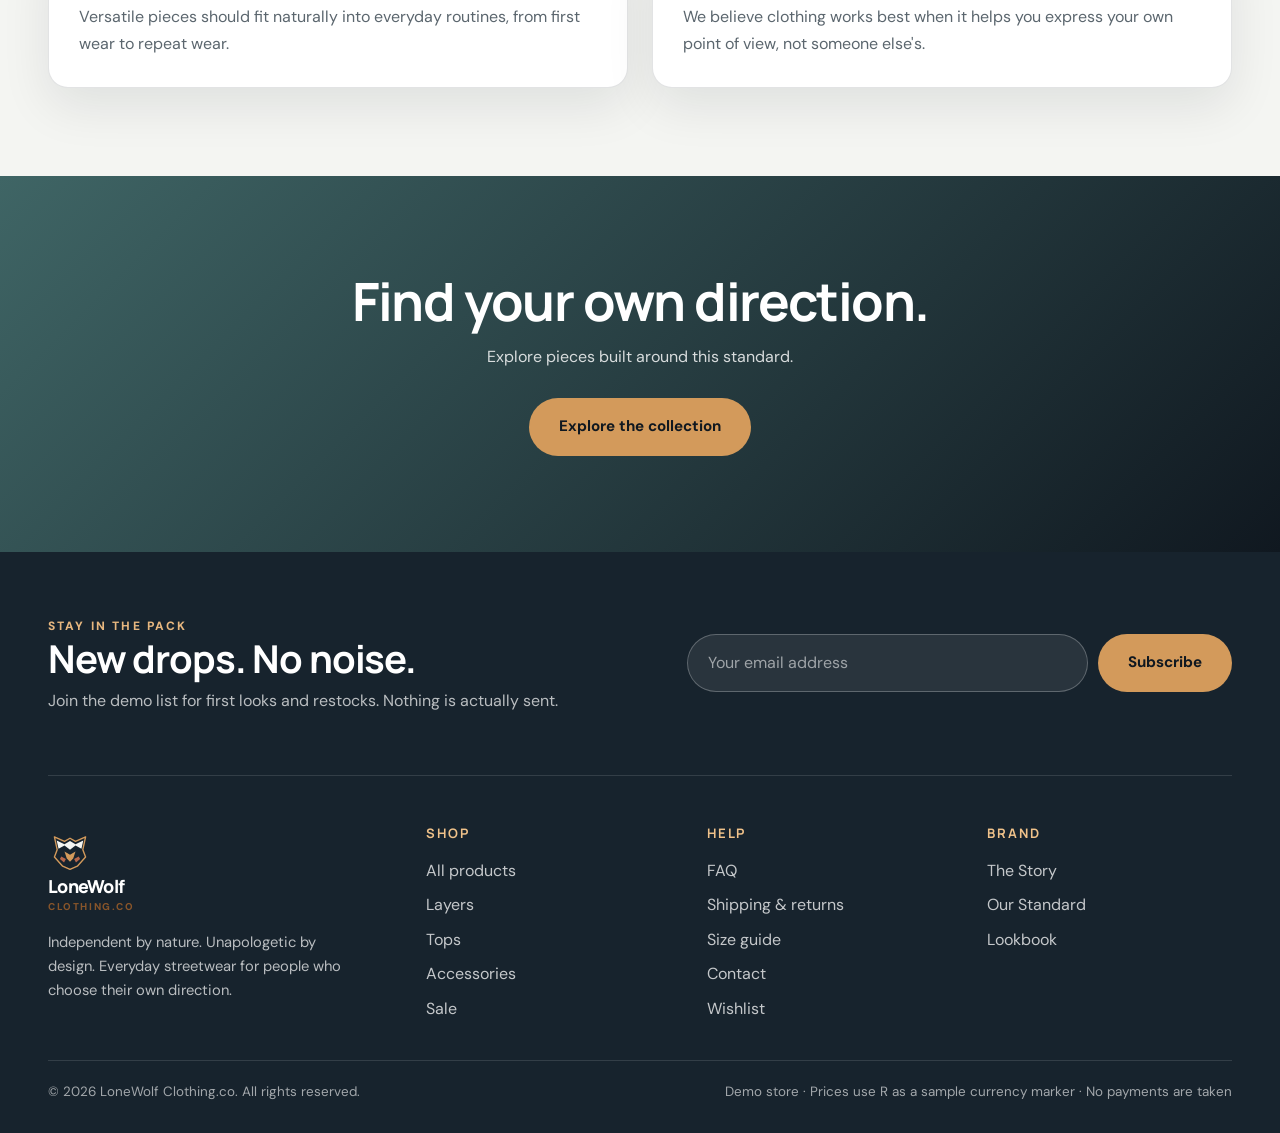
<file: country-impact.html>
<!DOCTYPE html>
<html lang="en">
<head>
<meta charset="UTF-8">
<meta name="viewport" content="width=device-width, initial-scale=1.0">
<meta name="theme-color" content="#17232D">
<title>Our Standard | LoneWolf Clothing.co</title>
<link rel="icon" href="wolf-mark.svg" type="image/svg+xml">
<link rel="preconnect" href="https://fonts.googleapis.com">
<link rel="preconnect" href="https://fonts.gstatic.com" crossorigin>
<link href="https://fonts.googleapis.com/css2?family=DM+Sans:wght@400;500;600;700&family=Manrope:wght@400;500;600;700;800&display=swap" rel="stylesheet">
<link rel="stylesheet" href="site.css">
</head>
<body>
<div id="lw-header"></div>
<main>
  <section class="page-hero" style="--hero-img:url('https://images.unsplash.com/photo-1515886657613-9f3515b0c78f?auto=format&fit=crop&w=1800&q=80')">
    <span class="eyebrow light">Our standard</span><h1>Our Standard</h1>
    <p>Clear design, comfortable fits, and everyday pieces with a point of view. This is what guides every LoneWolf collection.</p>
    <div class="hero-actions"><a href="shop.html" class="btn btn-primary">Shop the collection</a><a href="our-story.html" class="btn btn-secondary">The story</a></div>
  </section>
  <section class="section">
    <div class="container">
      <div class="section-head reveal"><span class="eyebrow">What we stand for</span><h2>The things that make clothing worth reaching for again.</h2></div>
      <div class="grid-3 reveal">
        <div class="card"><div class="num">01</div><h3>Distinctive design</h3><p>Confident graphics and clear silhouettes give our pieces a recognisable character without making them hard to wear.</p></div>
        <div class="card"><div class="num">02</div><h3>Everyday comfort</h3><p>Wearability matters. We put comfortable fits and considered details at the centre of the LoneWolf point of view.</p></div>
        <div class="card"><div class="num">03</div><h3>Your individuality</h3><p>Style is personal. Our pieces work with your wardrobe and leave room for you to make the look your own.</p></div>
      </div>
      <div class="highlight">No borrowed promises and no complicated rules. Just thoughtful streetwear for people who choose their own direction.</div>
    </div>
  </section>
  <section class="section" style="padding-top:0">
    <div class="container">
      <div class="section-head"><span class="eyebrow">The details matter</span><h2>A simple standard keeps the collection focused.</h2></div>
      <div class="grid-2">
        <div class="card"><h3>Made to wear</h3><p>Versatile pieces should fit naturally into everyday routines, from first wear to repeat wear.</p></div>
        <div class="card"><h3>Made to feel like you</h3><p>We believe clothing works best when it helps you express your own point of view, not someone else's.</p></div>
      </div>
    </div>
  </section>
  <section class="cta"><h2>Find your own direction.</h2><p>Explore pieces built around this standard.</p><a href="shop.html" class="btn btn-primary">Explore the collection</a></section>
</main>
<div id="lw-footer"></div>
<script src="products.js"></script>
<script src="site.js"></script>

</body>
</html>
</file>
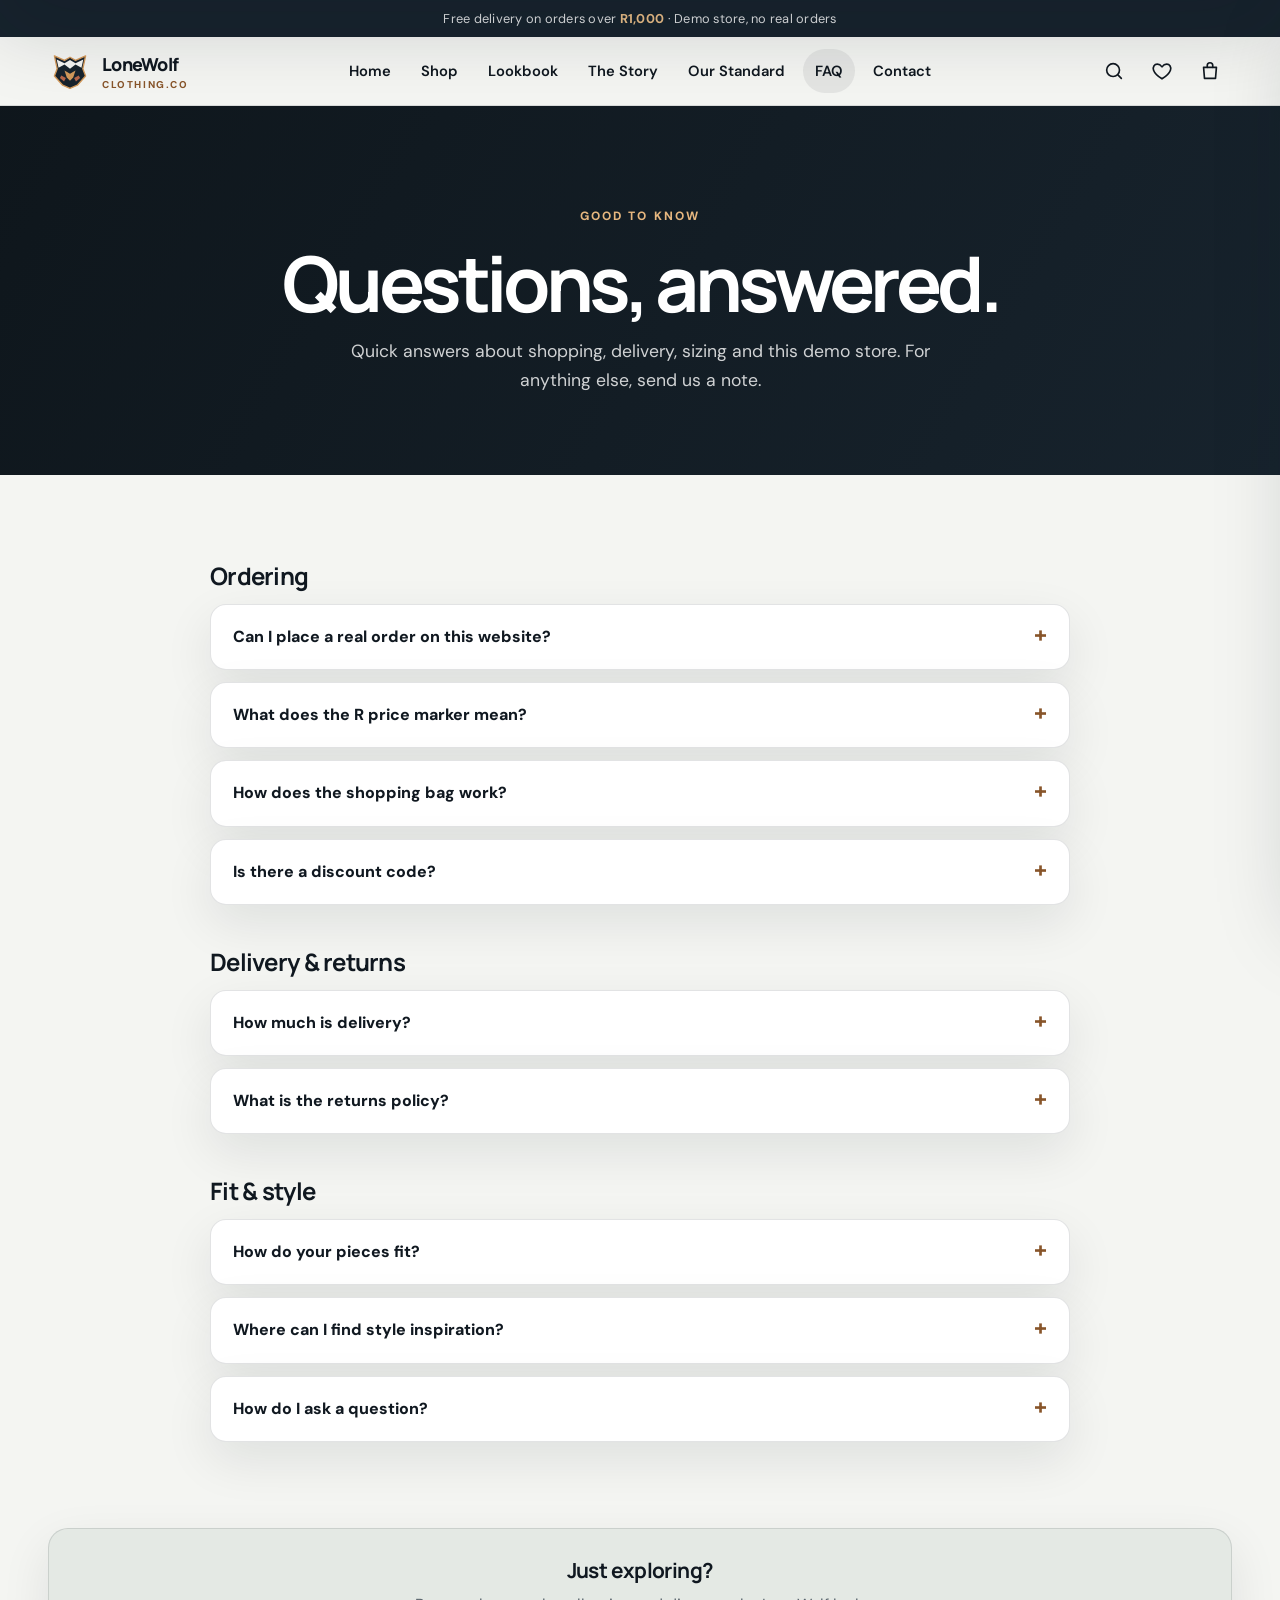
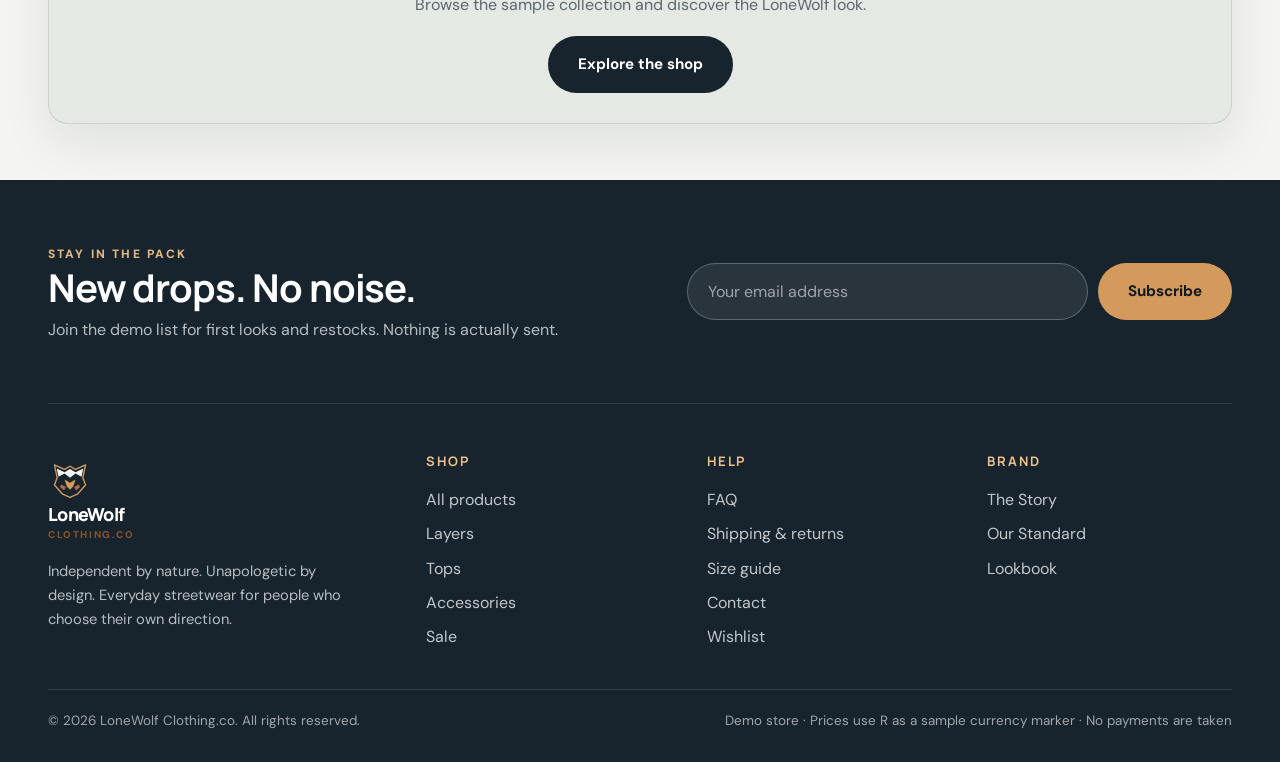
<file: faq.html>
<!DOCTYPE html>
<html lang="en">
<head>
<meta charset="UTF-8">
<meta name="viewport" content="width=device-width, initial-scale=1.0">
<meta name="theme-color" content="#17232D">
<title>FAQ | LoneWolf Clothing.co</title>
<link rel="icon" href="wolf-mark.svg" type="image/svg+xml">
<link rel="preconnect" href="https://fonts.googleapis.com">
<link rel="preconnect" href="https://fonts.gstatic.com" crossorigin>
<link href="https://fonts.googleapis.com/css2?family=DM+Sans:wght@400;500;600;700&family=Manrope:wght@400;500;600;700;800&display=swap" rel="stylesheet">
<link rel="stylesheet" href="site.css">
</head>
<body>
<div id="lw-header"></div>
<main>
  <section class="page-hero" style="--hero-img:url('https://images.unsplash.com/photo-1523381210434-271e8be1f52b?auto=format&fit=crop&w=1800&q=80')">
    <span class="eyebrow light">Good to know</span><h1>Questions, answered.</h1><p>Quick answers about shopping, delivery, sizing and this demo store. For anything else, send us a note.</p>
  </section>
  <section class="section" style="padding-bottom:30px">
    <div class="container">
      <h2 class="faq-group" style="margin-top:0">Ordering</h2>
      <div class="faq-list">
        <details><summary>Can I place a real order on this website?</summary><p>No. This is a front-end demo. The catalogue, bag and checkout use sample data, and checkout does not take payments or submit an order.</p></details>
        <details><summary>What does the R price marker mean?</summary><p>Prices are fictional examples, with R used as a sample rand marker. They are not live prices or a promise of availability.</p></details>
        <details><summary>How does the shopping bag work?</summary><p>Choose a colour and size on a product page (or use Quick add), then review your bag from any page. Your bag and wishlist are saved in this browser using local storage.</p></details>
        <details><summary>Is there a discount code?</summary><p>For the demo, try <b>LONEWOLF10</b> at checkout for 10% off.</p></details>
      </div>
      <h2 class="faq-group">Delivery &amp; returns</h2>
      <div class="faq-list">
        <details><summary>How much is delivery?</summary><p>Standard delivery is R80, and free over R1,000. Express is R150. See <a href="shipping-returns.html" style="text-decoration:underline">Shipping &amp; returns</a> for sample timings.</p></details>
        <details><summary>What is the returns policy?</summary><p>In a live store, unworn items with tags could be returned within 30 days. These are sample terms for the demo.</p></details>
      </div>
      <h2 class="faq-group">Fit &amp; style</h2>
      <div class="faq-list">
        <details><summary>How do your pieces fit?</summary><p>Most pieces have a relaxed fit. Check the <a href="#" data-size-guide style="text-decoration:underline">size guide</a>; between sizes, size down for a closer fit or up for extra room.</p></details>
        <details><summary>Where can I find style inspiration?</summary><p>Visit the <a href="lookbook.html" style="text-decoration:underline">Lookbook</a> and use the category filters to browse sample outfit imagery.</p></details>
        <details><summary>How do I ask a question?</summary><p>Use the Contact page to try the sample form. Its response is a local demo confirmation and does not send your message to a real inbox.</p></details>
      </div>
    </div>
  </section>
  <section class="section tight"><div class="container"><div class="card" style="text-align:center;background:#e4e9e4"><h3 style="color:var(--ink)">Just exploring?</h3><p style="margin:8px 0 18px">Browse the sample collection and discover the LoneWolf look.</p><a class="btn" href="shop.html">Explore the shop</a></div></div></section>
</main>
<div id="lw-footer"></div>
<script src="products.js"></script>
<script src="site.js"></script>

</body>
</html>
</file>
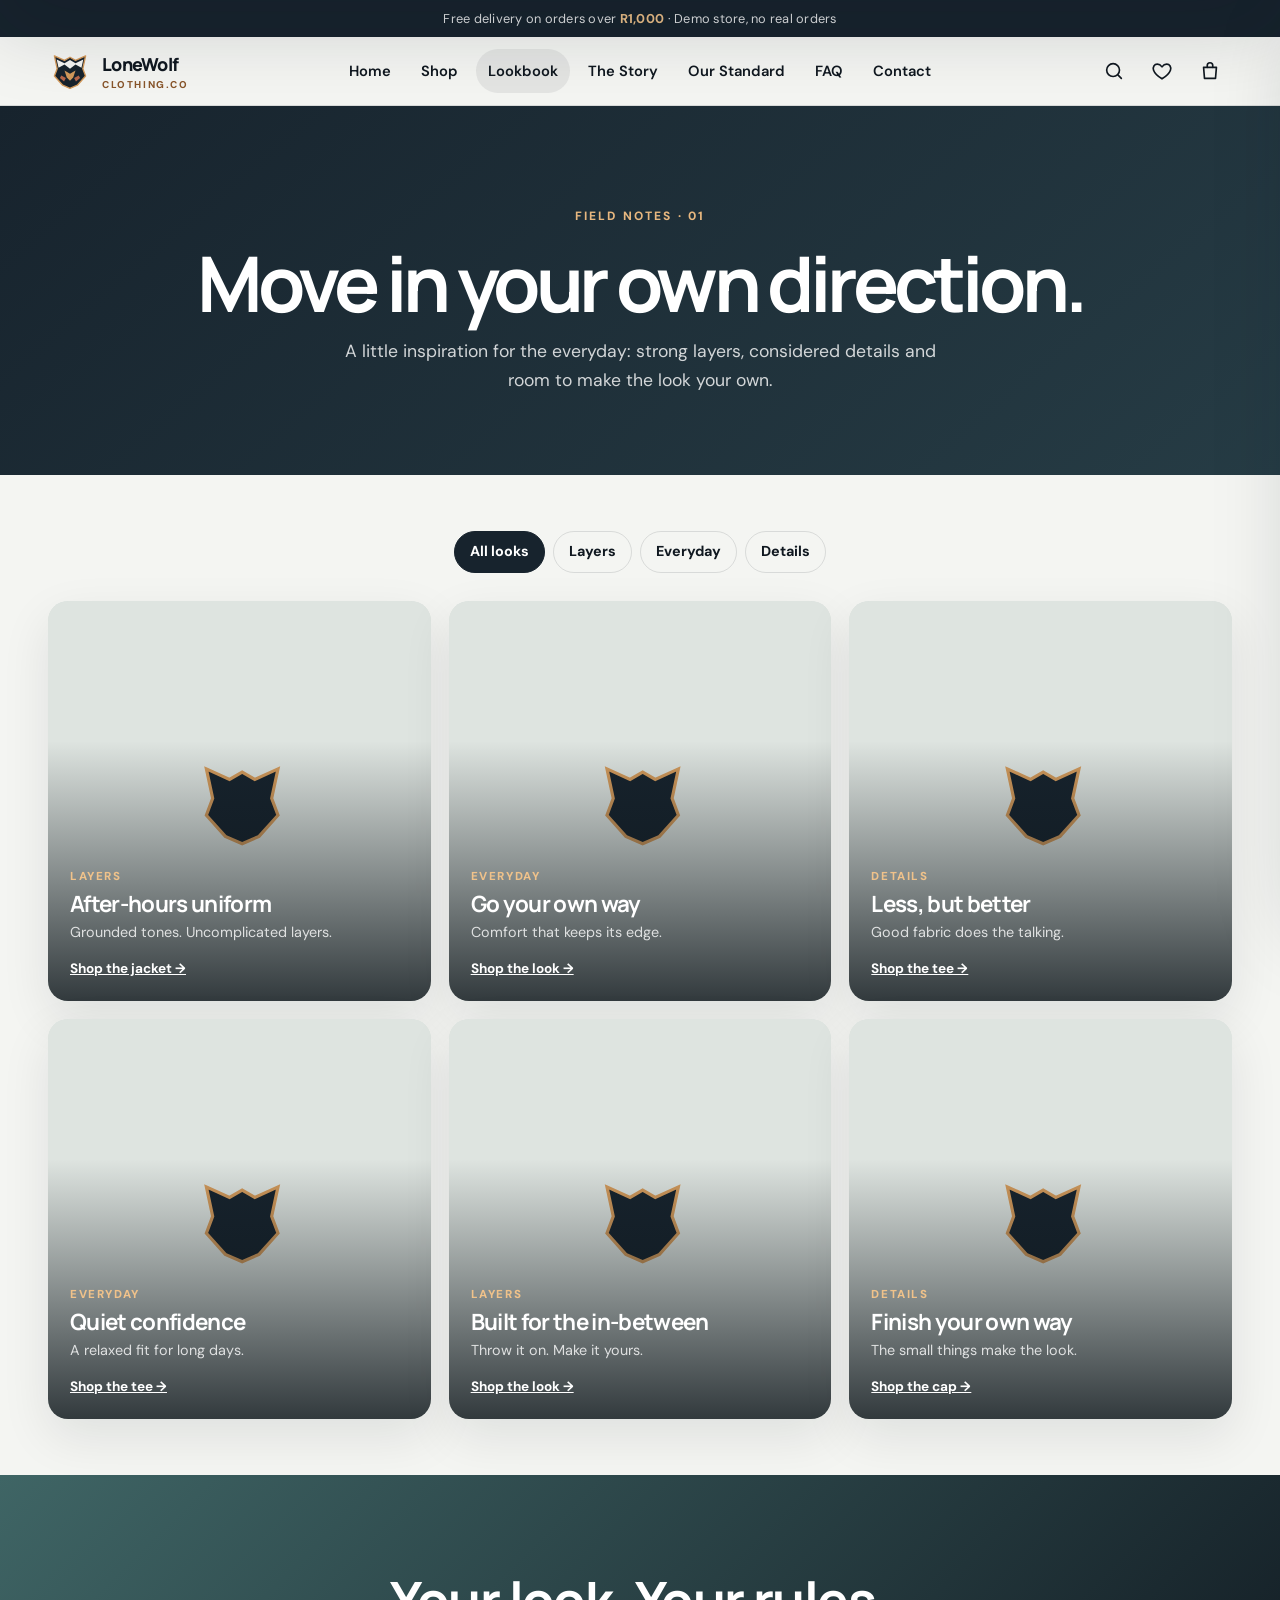
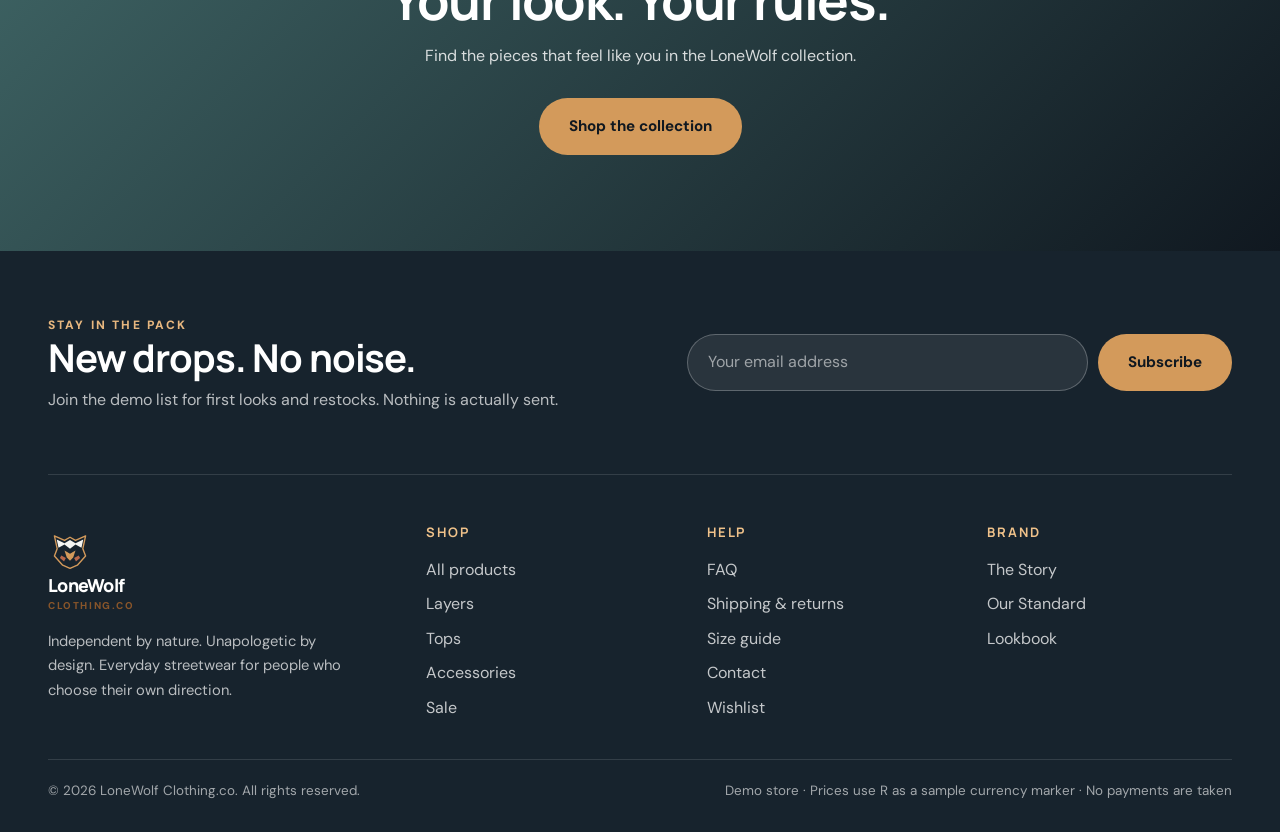
<file: lookbook.html>
<!DOCTYPE html>
<html lang="en">
<head>
<meta charset="UTF-8">
<meta name="viewport" content="width=device-width, initial-scale=1.0">
<meta name="theme-color" content="#17232D">
<title>Lookbook | LoneWolf Clothing.co</title>
<link rel="icon" href="wolf-mark.svg" type="image/svg+xml">
<link rel="preconnect" href="https://fonts.googleapis.com">
<link rel="preconnect" href="https://fonts.gstatic.com" crossorigin>
<link href="https://fonts.googleapis.com/css2?family=DM+Sans:wght@400;500;600;700&family=Manrope:wght@400;500;600;700;800&display=swap" rel="stylesheet">
<link rel="stylesheet" href="site.css">
</head>
<body>
<div id="lw-header"></div>
<main>
  <section class="page-hero" style="background:linear-gradient(140deg,var(--navy),#263c45)">
    <span class="eyebrow light">Field notes · 01</span><h1>Move in your own direction.</h1><p>A little inspiration for the everyday: strong layers, considered details and room to make the look your own.</p>
  </section>
  <section class="section tight">
    <div class="container">
      <div class="chips" style="justify-content:center;margin-bottom:28px" role="group" aria-label="Filter lookbook images" id="lb-filters">
        <button class="chip" data-filter="all" aria-pressed="true">All looks</button><button class="chip" data-filter="layers" aria-pressed="false">Layers</button><button class="chip" data-filter="everyday" aria-pressed="false">Everyday</button><button class="chip" data-filter="details" aria-pressed="false">Details</button>
      </div>
      <div class="gallery-grid" id="gallery">
        <article class="look" data-category="layers"><img src="https://images.unsplash.com/photo-1551028719-00167b16eac5?auto=format&fit=crop&w=1000&q=80" alt="Model in a dark utility jacket" loading="lazy"><div class="look-copy"><span>Layers</span><h2>After-hours uniform</h2><p>Grounded tones. Uncomplicated layers.</p><a href="product.html?id=north-jacket">Shop the jacket →</a></div></article>
        <article class="look" data-category="everyday"><img src="https://images.unsplash.com/photo-1529139574466-a303027c1d8b?auto=format&fit=crop&w=1000&q=80" alt="Streetwear look with a relaxed silhouette" loading="lazy"><div class="look-copy"><span>Everyday</span><h2>Go your own way</h2><p>Comfort that keeps its edge.</p><a href="product.html?id=nightfall-jacket">Shop the look →</a></div></article>
        <article class="look" data-category="details"><img src="https://images.unsplash.com/photo-1521572163474-6864f9cf17ab?auto=format&fit=crop&w=1000&q=80" alt="Minimal everyday cotton tee" loading="lazy"><div class="look-copy"><span>Details</span><h2>Less, but better</h2><p>Good fabric does the talking.</p><a href="product.html?id=ember-tee">Shop the tee →</a></div></article>
        <article class="look" data-category="everyday"><img src="https://images.unsplash.com/photo-1503342217505-b0a15ec3261c?auto=format&fit=crop&w=1000&q=80" alt="Casual graphic tee style" loading="lazy"><div class="look-copy"><span>Everyday</span><h2>Quiet confidence</h2><p>A relaxed fit for long days.</p><a href="product.html?id=wildline-tee">Shop the tee →</a></div></article>
        <article class="look" data-category="layers"><img src="https://images.unsplash.com/photo-1551488831-00ddcb6c6bd3?auto=format&fit=crop&w=1000&q=80" alt="Contemporary streetwear layered look" loading="lazy"><div class="look-copy"><span>Layers</span><h2>Built for the in-between</h2><p>Throw it on. Make it yours.</p><a href="product.html?id=signal-tee">Shop the look →</a></div></article>
        <article class="look" data-category="details"><img src="https://images.unsplash.com/photo-1588850561407-ed78c282e89b?auto=format&fit=crop&w=1000&q=80" alt="Classic cap as a streetwear accessory" loading="lazy"><div class="look-copy"><span>Details</span><h2>Finish your own way</h2><p>The small things make the look.</p><a href="product.html?id=roam-cap">Shop the cap →</a></div></article>
      </div>
    </div>
  </section>
  <section class="cta"><h2>Your look. Your rules.</h2><p>Find the pieces that feel like you in the LoneWolf collection.</p><a class="btn btn-primary" href="shop.html">Shop the collection</a></section>
</main>
<div id="lw-footer"></div>
<script src="products.js"></script>
<script src="site.js"></script>
<script>
document.getElementById("lb-filters").addEventListener("click",function(e){var b=e.target.closest("[data-filter]");if(!b)return;var f=b.dataset.filter;document.querySelectorAll("#lb-filters .chip").forEach(function(i){i.setAttribute("aria-pressed",String(i===b));});document.querySelectorAll(".look").forEach(function(c){c.hidden=f!=="all"&&c.dataset.category!==f;});});
</script>
</body>
</html>
</file>
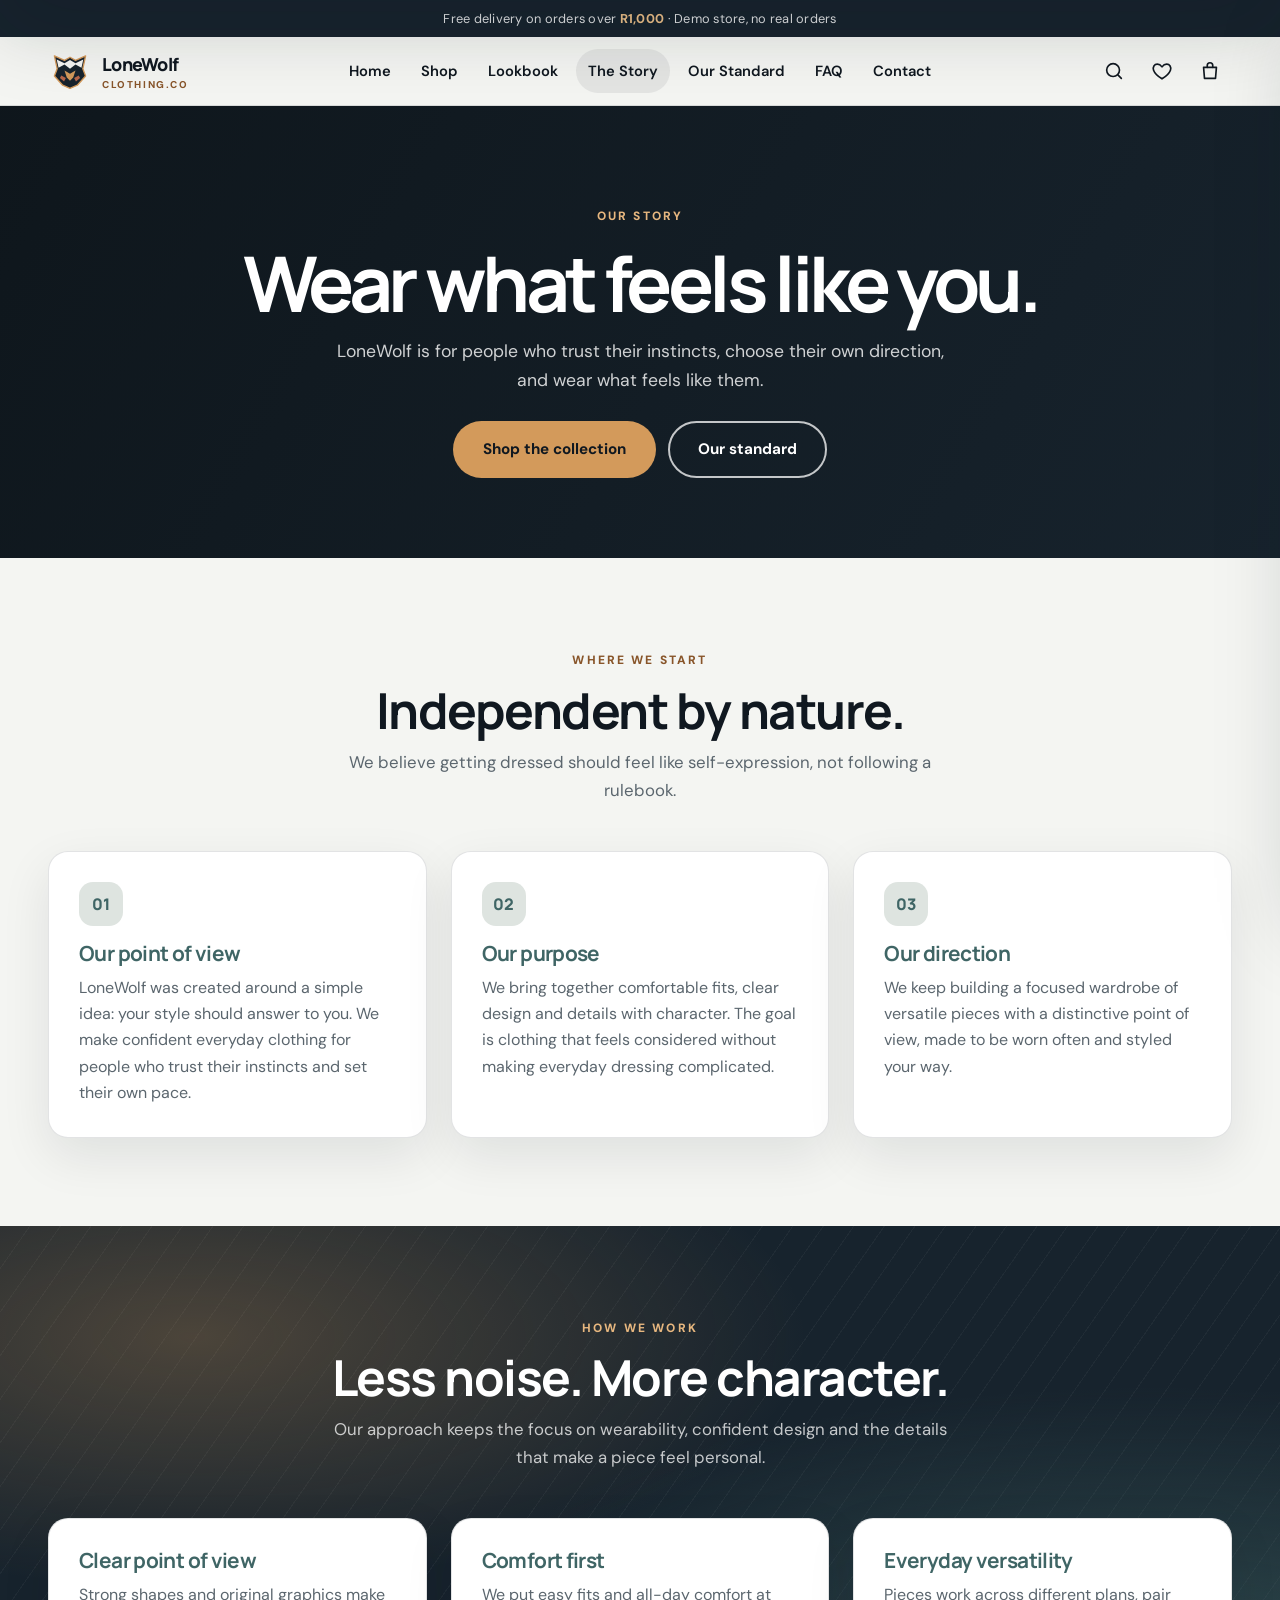
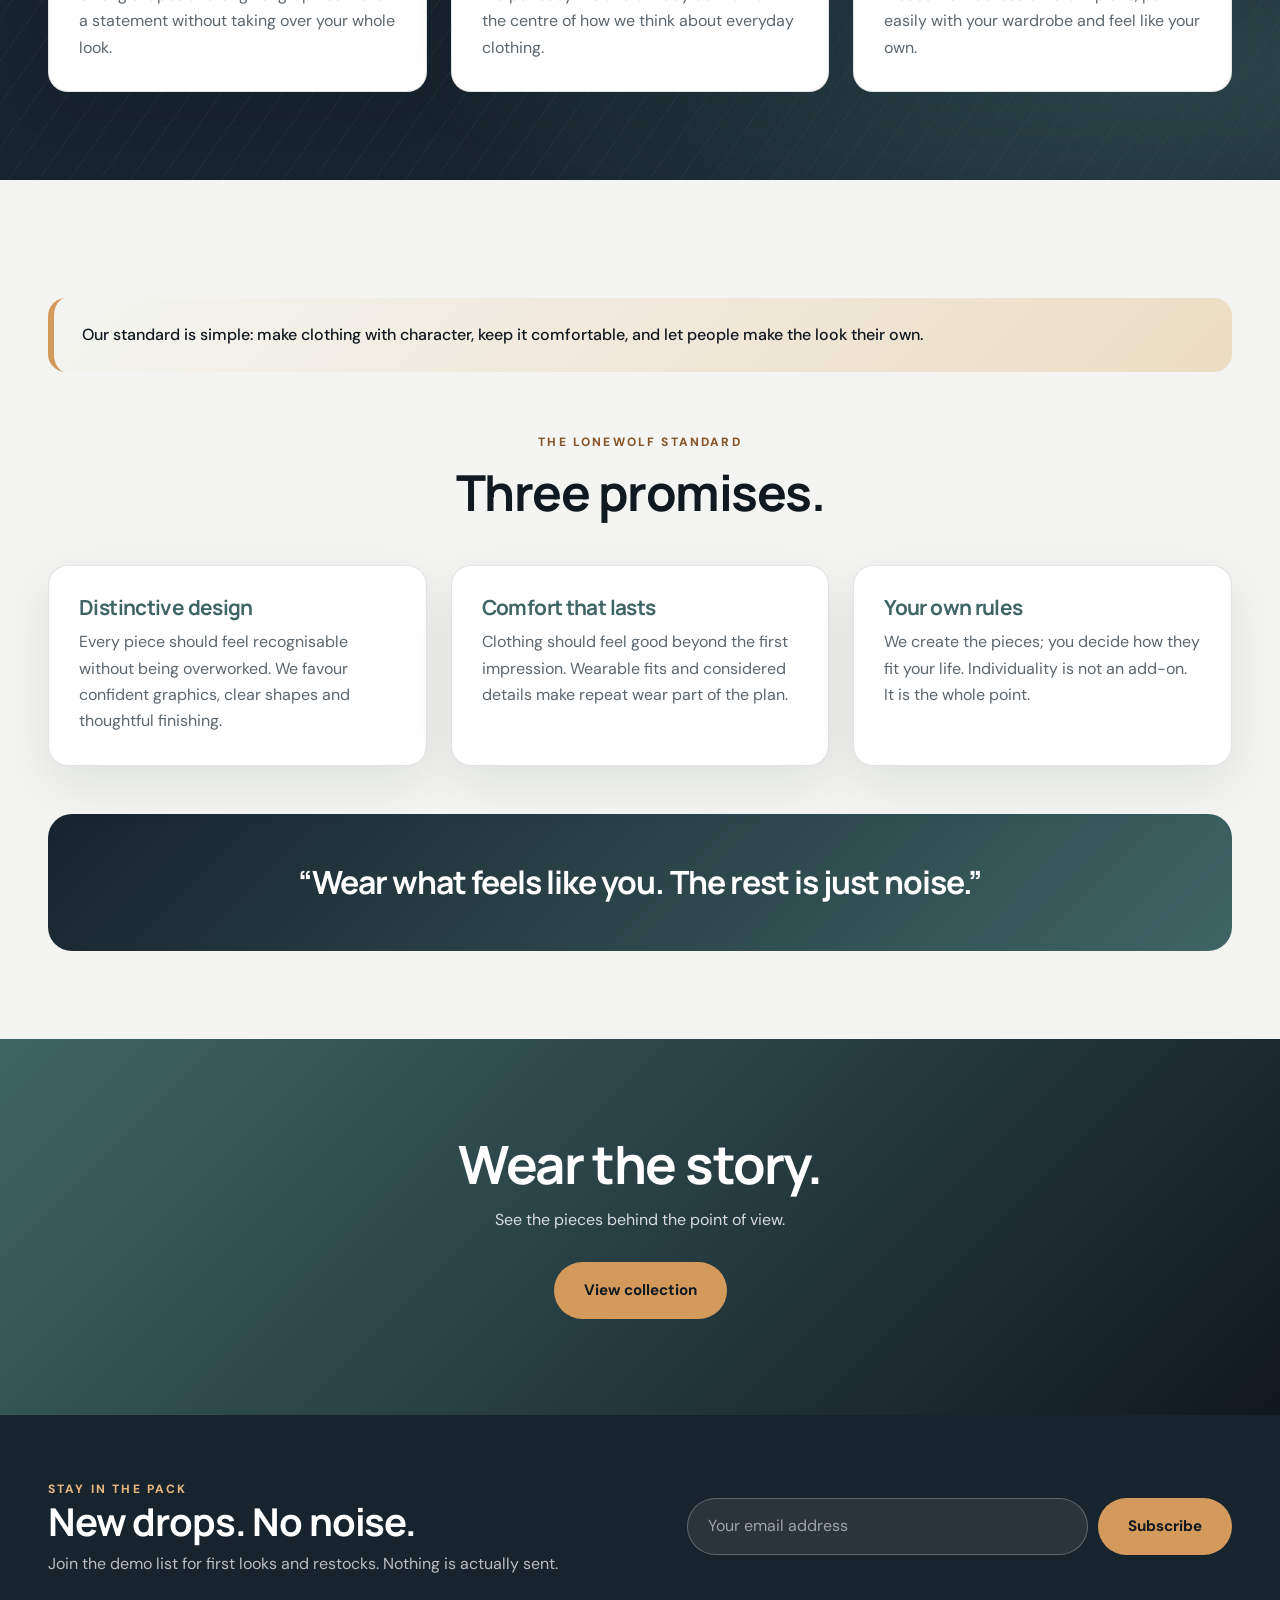
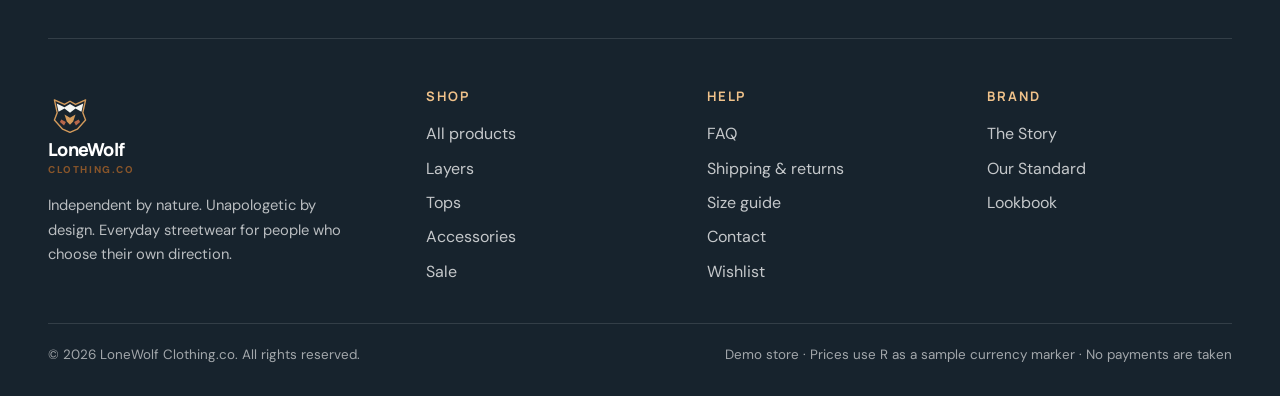
<file: our-story.html>
<!DOCTYPE html>
<html lang="en">
<head>
<meta charset="UTF-8">
<meta name="viewport" content="width=device-width, initial-scale=1.0">
<meta name="theme-color" content="#17232D">
<title>Our Story | LoneWolf Clothing.co</title>
<link rel="icon" href="wolf-mark.svg" type="image/svg+xml">
<link rel="preconnect" href="https://fonts.googleapis.com">
<link rel="preconnect" href="https://fonts.gstatic.com" crossorigin>
<link href="https://fonts.googleapis.com/css2?family=DM+Sans:wght@400;500;600;700&family=Manrope:wght@400;500;600;700;800&display=swap" rel="stylesheet">
<link rel="stylesheet" href="site.css">
</head>
<body>
<div id="lw-header"></div>
<main>
  <section class="page-hero" style="--hero-img:url('https://images.unsplash.com/photo-1523381210434-271e8be1f52b?auto=format&fit=crop&w=1800&q=80')">
    <span class="eyebrow light">Our story</span><h1>Wear what feels like you.</h1>
    <p>LoneWolf is for people who trust their instincts, choose their own direction, and wear what feels like them.</p>
    <div class="hero-actions"><a href="shop.html" class="btn btn-primary">Shop the collection</a><a href="country-impact.html" class="btn btn-secondary">Our standard</a></div>
  </section>
  <section class="section">
    <div class="container">
      <div class="section-head reveal"><span class="eyebrow">Where we start</span><h2>Independent by nature.</h2><p>We believe getting dressed should feel like self-expression, not following a rulebook.</p></div>
      <div class="grid-3 reveal">
        <div class="card"><div class="num">01</div><h3>Our point of view</h3><p>LoneWolf was created around a simple idea: your style should answer to you. We make confident everyday clothing for people who trust their instincts and set their own pace.</p></div>
        <div class="card"><div class="num">02</div><h3>Our purpose</h3><p>We bring together comfortable fits, clear design and details with character. The goal is clothing that feels considered without making everyday dressing complicated.</p></div>
        <div class="card"><div class="num">03</div><h3>Our direction</h3><p>We keep building a focused wardrobe of versatile pieces with a distinctive point of view, made to be worn often and styled your way.</p></div>
      </div>
    </div>
  </section>
  <section class="section dark-band">
    <div class="container">
      <div class="section-head"><span class="eyebrow light">How we work</span><h2>Less noise. More character.</h2><p style="color:rgba(255,255,255,.75)">Our approach keeps the focus on wearability, confident design and the details that make a piece feel personal.</p></div>
      <div class="grid-3">
        <div class="card"><h3>Clear point of view</h3><p>Strong shapes and original graphics make a statement without taking over your whole look.</p></div>
        <div class="card"><h3>Comfort first</h3><p>We put easy fits and all-day comfort at the centre of how we think about everyday clothing.</p></div>
        <div class="card"><h3>Everyday versatility</h3><p>Pieces work across different plans, pair easily with your wardrobe and feel like your own.</p></div>
      </div>
    </div>
  </section>
  <section class="section">
    <div class="container">
      <div class="highlight">Our standard is simple: make clothing with character, keep it comfortable, and let people make the look their own.</div>
      <div class="section-head" style="margin-top:56px"><span class="eyebrow">The LoneWolf standard</span><h2>Three promises.</h2></div>
      <div class="grid-3">
        <div class="card"><h3>Distinctive design</h3><p>Every piece should feel recognisable without being overworked. We favour confident graphics, clear shapes and thoughtful finishing.</p></div>
        <div class="card"><h3>Comfort that lasts</h3><p>Clothing should feel good beyond the first impression. Wearable fits and considered details make repeat wear part of the plan.</p></div>
        <div class="card"><h3>Your own rules</h3><p>We create the pieces; you decide how they fit your life. Individuality is not an add-on. It is the whole point.</p></div>
      </div>
      <div class="quote" style="margin-top:48px">“Wear what feels like you. The rest is just noise.”</div>
    </div>
  </section>
  <section class="cta"><h2>Wear the story.</h2><p>See the pieces behind the point of view.</p><a href="shop.html" class="btn btn-primary">View collection</a></section>
</main>
<div id="lw-footer"></div>
<script src="products.js"></script>
<script src="site.js"></script>

</body>
</html>
</file>
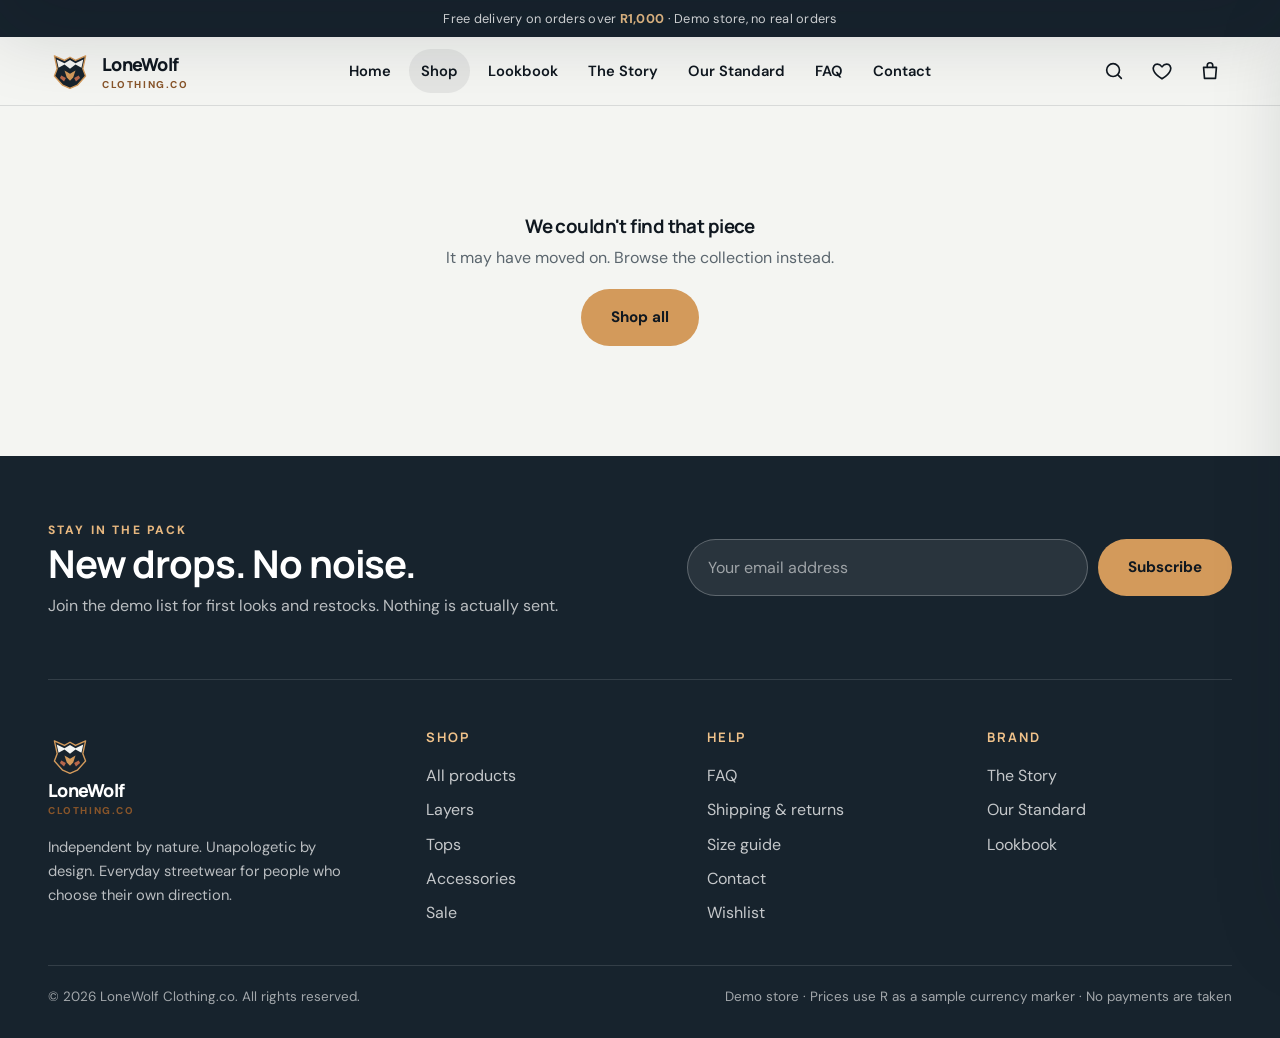
<file: product.html>
<!DOCTYPE html>
<html lang="en">
<head>
<meta charset="UTF-8">
<meta name="viewport" content="width=device-width, initial-scale=1.0">
<meta name="theme-color" content="#17232D">
<title>Product | LoneWolf Clothing.co</title>
<link rel="icon" href="wolf-mark.svg" type="image/svg+xml">
<link rel="preconnect" href="https://fonts.googleapis.com">
<link rel="preconnect" href="https://fonts.gstatic.com" crossorigin>
<link href="https://fonts.googleapis.com/css2?family=DM+Sans:wght@400;500;600;700&family=Manrope:wght@400;500;600;700;800&display=swap" rel="stylesheet">
<link rel="stylesheet" href="site.css">
</head>
<body>
<div id="lw-header"></div>
<main>
  <div class="container" id="pdp-root"></div>
  <section class="section tight" id="reviews-sec" hidden>
    <div class="container">
      <div class="section-head left"><span class="eyebrow">Reviews</span><h2 style="font-size:2rem">What people say</h2><p>Reviews you add here are saved in this browser only. The first one is a labelled sample.</p></div>
      <div class="grid-2" style="align-items:start">
        <div id="review-list" style="display:grid;gap:16px"></div>
        <form id="review-form" class="form-card" style="max-width:none;margin:0" novalidate>
          <h3 style="margin-bottom:16px">Write a review</h3>
          <div class="form-field"><label for="r-name">Name</label><input id="r-name" required maxlength="60"></div>
          <div class="form-field"><label>Rating</label><div class="star-rating" id="r-stars" role="radiogroup" aria-label="Rating"></div></div>
          <div class="form-field"><label for="r-msg">Your review</label><textarea id="r-msg" required maxlength="600" style="min-height:100px"></textarea></div>
          <div class="field-error" id="r-err" role="alert"></div>
          <button class="btn btn-tertiary" type="submit">Post review</button>
        </form>
      </div>
    </div>
  </section>
  <section class="section tight" id="related-sec" hidden><div class="container"><div class="section-head left"><span class="eyebrow">Pair it with</span><h2 style="font-size:2rem">You may also like</h2></div><div class="product-grid" id="related"></div></div></section>
  <section class="section tight" id="recent-sec" hidden><div class="container"><div class="section-head left"><span class="eyebrow">Your trail</span><h2 style="font-size:2rem">Recently viewed</h2></div><div class="product-grid" id="recent"></div></div></section>
</main>
<div id="lw-footer"></div>
<script src="products.js"></script>
<script src="site.js"></script>
<script>
(function(){
  var L = window.LW, $ = L.$, esc = L.esc;
  var id = new URLSearchParams(location.search).get("id");
  var p = L.byId(id);
  var root = $("#pdp-root");
  if (!p) {
    document.title = "Product not found | LoneWolf Clothing.co";
    root.innerHTML = '<div class="empty" style="padding:110px 0"><h3>We couldn\'t find that piece</h3><p>It may have moved on. Browse the collection instead.</p><a class="btn btn-primary" style="margin-top:18px" href="shop.html">Shop all</a></div>';
    return;
  }
  document.title = p.name + " | LoneWolf Clothing.co";

  /* recently viewed */
  var recent = L.read("lonewolf-recent-v1", []).filter(function(x){ return x !== p.id && L.byId(x); });
  var nextRecent = [p.id].concat(recent).slice(0, 6); L.write("lonewolf-recent-v1", nextRecent);

  var tag = p.was ? '<span class="p-tag sale">Sale</span>' : (p.badge ? '<span class="p-tag">'+esc(p.badge)+'</span>' : "");
  root.innerHTML =
    '<nav class="crumbs" aria-label="Breadcrumb"><a href="index.html">Home</a> / <a href="shop.html">Shop</a> / <a href="shop.html?cat='+encodeURIComponent(p.category)+'">'+esc(p.category)+'</a> / '+esc(p.name)+'</nav>' +
    '<div class="pdp"><div class="gallery"><div class="thumbs" id="thumbs">' + p.images.map(function(src,i){ return '<button type="button" data-i="'+i+'" aria-label="View image '+(i+1)+'" aria-current="'+(i===0)+'"><img src="'+esc(src)+'" alt=""></button>'; }).join("") + '</div>' +
    '<div class="main-img">'+tag+'<img id="main-img" src="'+esc(p.images[0])+'" alt="'+esc(p.name)+'"></div></div>' +
    '<div><span class="eyebrow">'+esc(p.category)+'</span><h1>'+esc(p.name)+'</h1>' +
    '<div class="price-row" style="padding:0"><span class="price">'+L.money(p.price)+'</span>'+(p.was?'<span class="was">'+L.money(p.was)+'</span>':'')+'</div>' +
    '<p class="pdp-desc">'+esc(p.description)+'</p>' + L.pickerHTML(p) +
    '<button class="btn btn-outline btn-block" type="button" id="pdp-wish" data-wish-id="'+p.id+'" aria-pressed="false" style="margin-bottom:6px"></button>' +
    '<div class="perks"><div><b>Free delivery</b>On orders over R1,000</div><div><b>30-day returns</b>Original condition</div><div><b>Relaxed fit</b>Size down for closer</div></div>' +
    '<div class="acc"><details open><summary>Details</summary><ul>'+p.details.map(function(d){return '<li>'+esc(d)+'</li>';}).join("")+'</ul></details>' +
    '<details><summary>Fabric &amp; care</summary><p><b>'+esc(p.fabric)+'</b> '+esc(p.care)+'</p></details>' +
    '<details><summary>Delivery &amp; returns</summary><p>'+esc(p.delivery)+'</p></details></div>' +
    '<p style="font-size:.8rem;color:var(--muted);margin-top:14px">Product photography shows one colourway. Sample catalogue for this demo store.</p></div></div>';

  var thumbs = $("#thumbs");
  thumbs.addEventListener("click", function(e){
    var b = e.target.closest("button"); if(!b) return;
    $("#main-img").src = p.images[+b.dataset.i];
    Array.prototype.forEach.call(thumbs.children, function(t){ t.setAttribute("aria-current", String(t===b)); });
  });
  L.mountPicker($(".picker", root), p, {});
  /* wishlist label */
  function wishLabel(){ var on = L.wish.has(p.id); var b = $("#pdp-wish"); b.textContent = on ? "♥ Saved to wishlist" : "♡ Save to wishlist"; }
  wishLabel(); document.addEventListener("lw:update", wishLabel);

  /* reviews */
  $("#reviews-sec").hidden = false;
  var RKEY = "lonewolf-reviews-" + p.id;
  var sample = [{ name: "Demo sample", rating: 5, message: "Sample review: comfortable fit and a confident look. Replace with real feedback once the store goes live.", sample: true }];
  function stars(n){ return "★".repeat(n) + "☆".repeat(5-n); }
  function renderReviews(){
    var all = sample.concat(L.read(RKEY, []));
    $("#review-list").innerHTML = all.map(function(r){
      return '<div class="card" style="padding:22px"><div class="stars" aria-label="'+r.rating+' out of 5">'+stars(r.rating)+'</div><p style="margin:8px 0 12px">'+esc(r.message)+'</p><div class="row-between"><b>'+esc(r.name)+'</b>'+(r.sample?'<span class="sample-label">Sample</span>':'')+'</div></div>';
    }).join("");
  }
  renderReviews();
  var rating = 5;
  function paintStars(){ $("#r-stars").innerHTML = [1,2,3,4,5].map(function(n){ return '<button type="button" class="star-btn'+(n<=rating?' active':'')+'" data-v="'+n+'" role="radio" aria-checked="'+(n===rating)+'" aria-label="'+n+' star'+(n>1?'s':'')+'">★</button>'; }).join(""); }
  paintStars();
  $("#r-stars").addEventListener("click", function(e){ var b = e.target.closest("[data-v]"); if(b){ rating = +b.dataset.v; paintStars(); } });
  $("#review-form").addEventListener("submit", function(e){
    e.preventDefault();
    var name = $("#r-name").value.trim(), msg = $("#r-msg").value.trim();
    if (!name || !msg) { $("#r-err").textContent = "Please add your name and a few words."; return; }
    $("#r-err").textContent = "";
    var list = L.read(RKEY, []); list.push({ name: name, rating: rating, message: msg }); L.write(RKEY, list);
    e.target.reset(); rating = 5; paintStars(); renderReviews(); L.toast("Thanks, your review is saved on this device.");
  });

  /* related + recent */
  var rel = L.P.filter(function(x){ return x.id !== p.id; }).sort(function(a,b){ return (b.category===p.category)-(a.category===p.category); }).slice(0,4);
  $("#related").innerHTML = rel.map(L.cardHTML).join(""); $("#related-sec").hidden = false;
  if (recent.length) { $("#recent").innerHTML = recent.slice(0,4).map(function(x){ return L.cardHTML(L.byId(x)); }).join(""); $("#recent-sec").hidden = false; }
  document.dispatchEvent(new CustomEvent("lw:update"));
})();
</script>
</body>
</html>
</file>
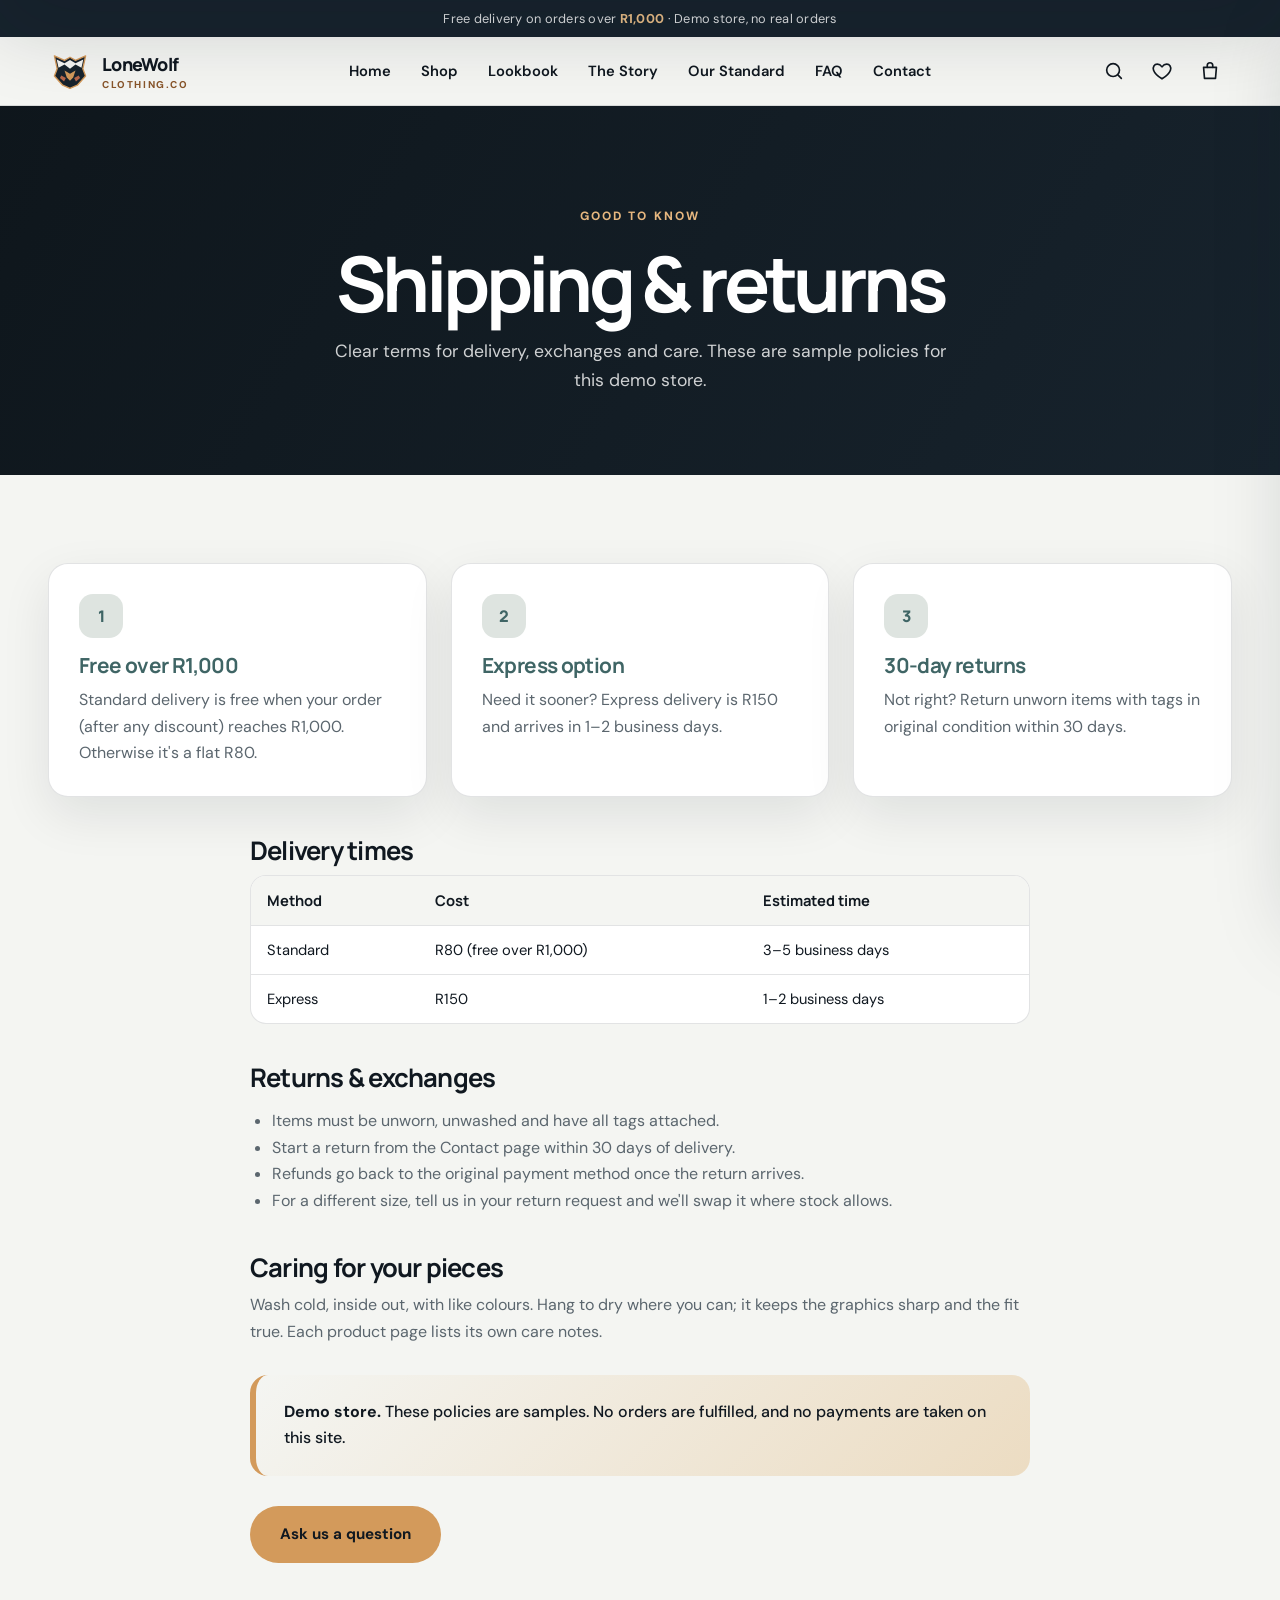
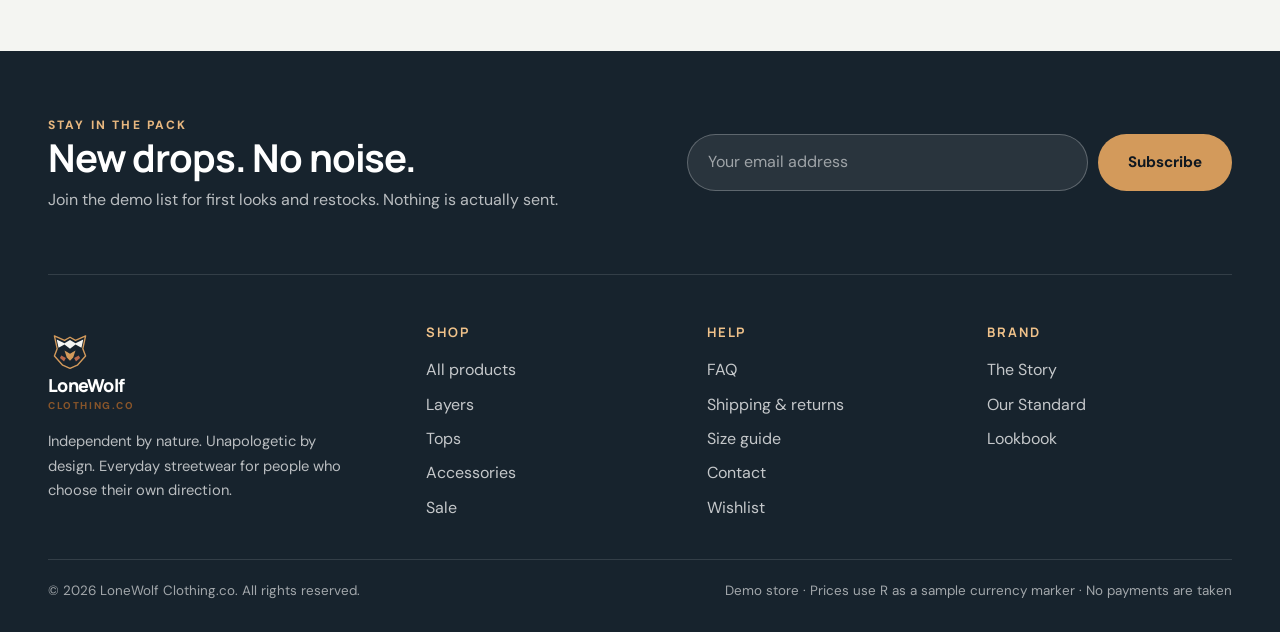
<file: shipping-returns.html>
<!DOCTYPE html>
<html lang="en">
<head>
<meta charset="UTF-8">
<meta name="viewport" content="width=device-width, initial-scale=1.0">
<meta name="theme-color" content="#17232D">
<title>Shipping &amp; Returns | LoneWolf Clothing.co</title>
<link rel="icon" href="wolf-mark.svg" type="image/svg+xml">
<link rel="preconnect" href="https://fonts.googleapis.com">
<link rel="preconnect" href="https://fonts.gstatic.com" crossorigin>
<link href="https://fonts.googleapis.com/css2?family=DM+Sans:wght@400;500;600;700&family=Manrope:wght@400;500;600;700;800&display=swap" rel="stylesheet">
<link rel="stylesheet" href="site.css">
</head>
<body>
<div id="lw-header"></div>
<main>
  <section class="page-hero" style="--hero-img:url('https://images.unsplash.com/photo-1523381210434-271e8be1f52b?auto=format&fit=crop&w=1800&q=80')">
    <span class="eyebrow light">Good to know</span><h1>Shipping &amp; returns</h1><p>Clear terms for delivery, exchanges and care. These are sample policies for this demo store.</p>
  </section>
  <section class="section">
    <div class="container">
      <div class="grid-3">
        <div class="card"><div class="num">1</div><h3>Free over R1,000</h3><p>Standard delivery is free when your order (after any discount) reaches R1,000. Otherwise it's a flat R80.</p></div>
        <div class="card"><div class="num">2</div><h3>Express option</h3><p>Need it sooner? Express delivery is R150 and arrives in 1–2 business days.</p></div>
        <div class="card"><div class="num">3</div><h3>30-day returns</h3><p>Not right? Return unworn items with tags in original condition within 30 days.</p></div>
      </div>
      <div class="prose">
        <h2>Delivery times</h2>
        <div class="table-wrap"><table><thead><tr><th>Method</th><th>Cost</th><th>Estimated time</th></tr></thead><tbody>
          <tr><td>Standard</td><td>R80 (free over R1,000)</td><td>3–5 business days</td></tr>
          <tr><td>Express</td><td>R150</td><td>1–2 business days</td></tr></tbody></table></div>
        <h2>Returns &amp; exchanges</h2>
        <ul><li>Items must be unworn, unwashed and have all tags attached.</li><li>Start a return from the Contact page within 30 days of delivery.</li><li>Refunds go back to the original payment method once the return arrives.</li><li>For a different size, tell us in your return request and we'll swap it where stock allows.</li></ul>
        <h2>Caring for your pieces</h2>
        <p>Wash cold, inside out, with like colours. Hang to dry where you can; it keeps the graphics sharp and the fit true. Each product page lists its own care notes.</p>
        <div class="highlight"><b>Demo store.</b> These policies are samples. No orders are fulfilled, and no payments are taken on this site.</div>
        <a class="btn btn-primary" href="contact.html">Ask us a question</a>
      </div>
    </div>
  </section>
</main>
<div id="lw-footer"></div>
<script src="products.js"></script>
<script src="site.js"></script>
</body>
</html>
</file>
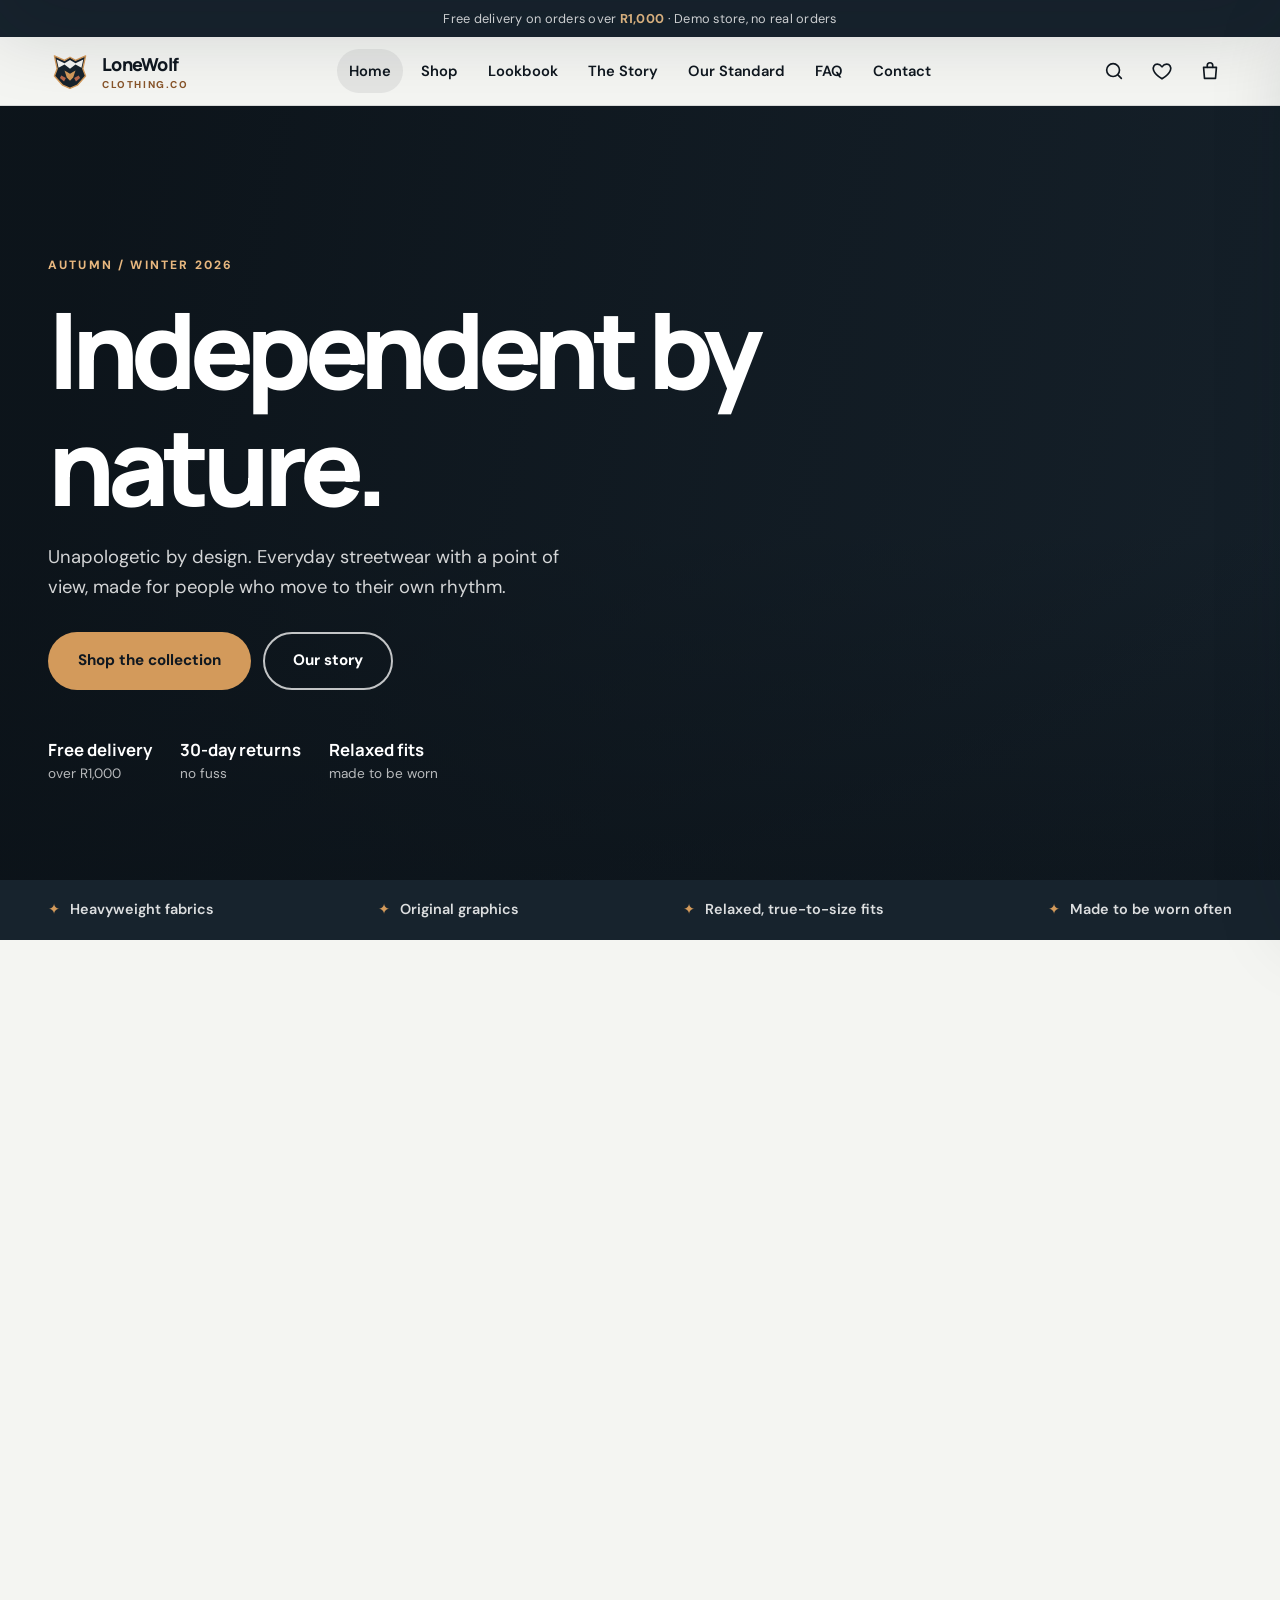
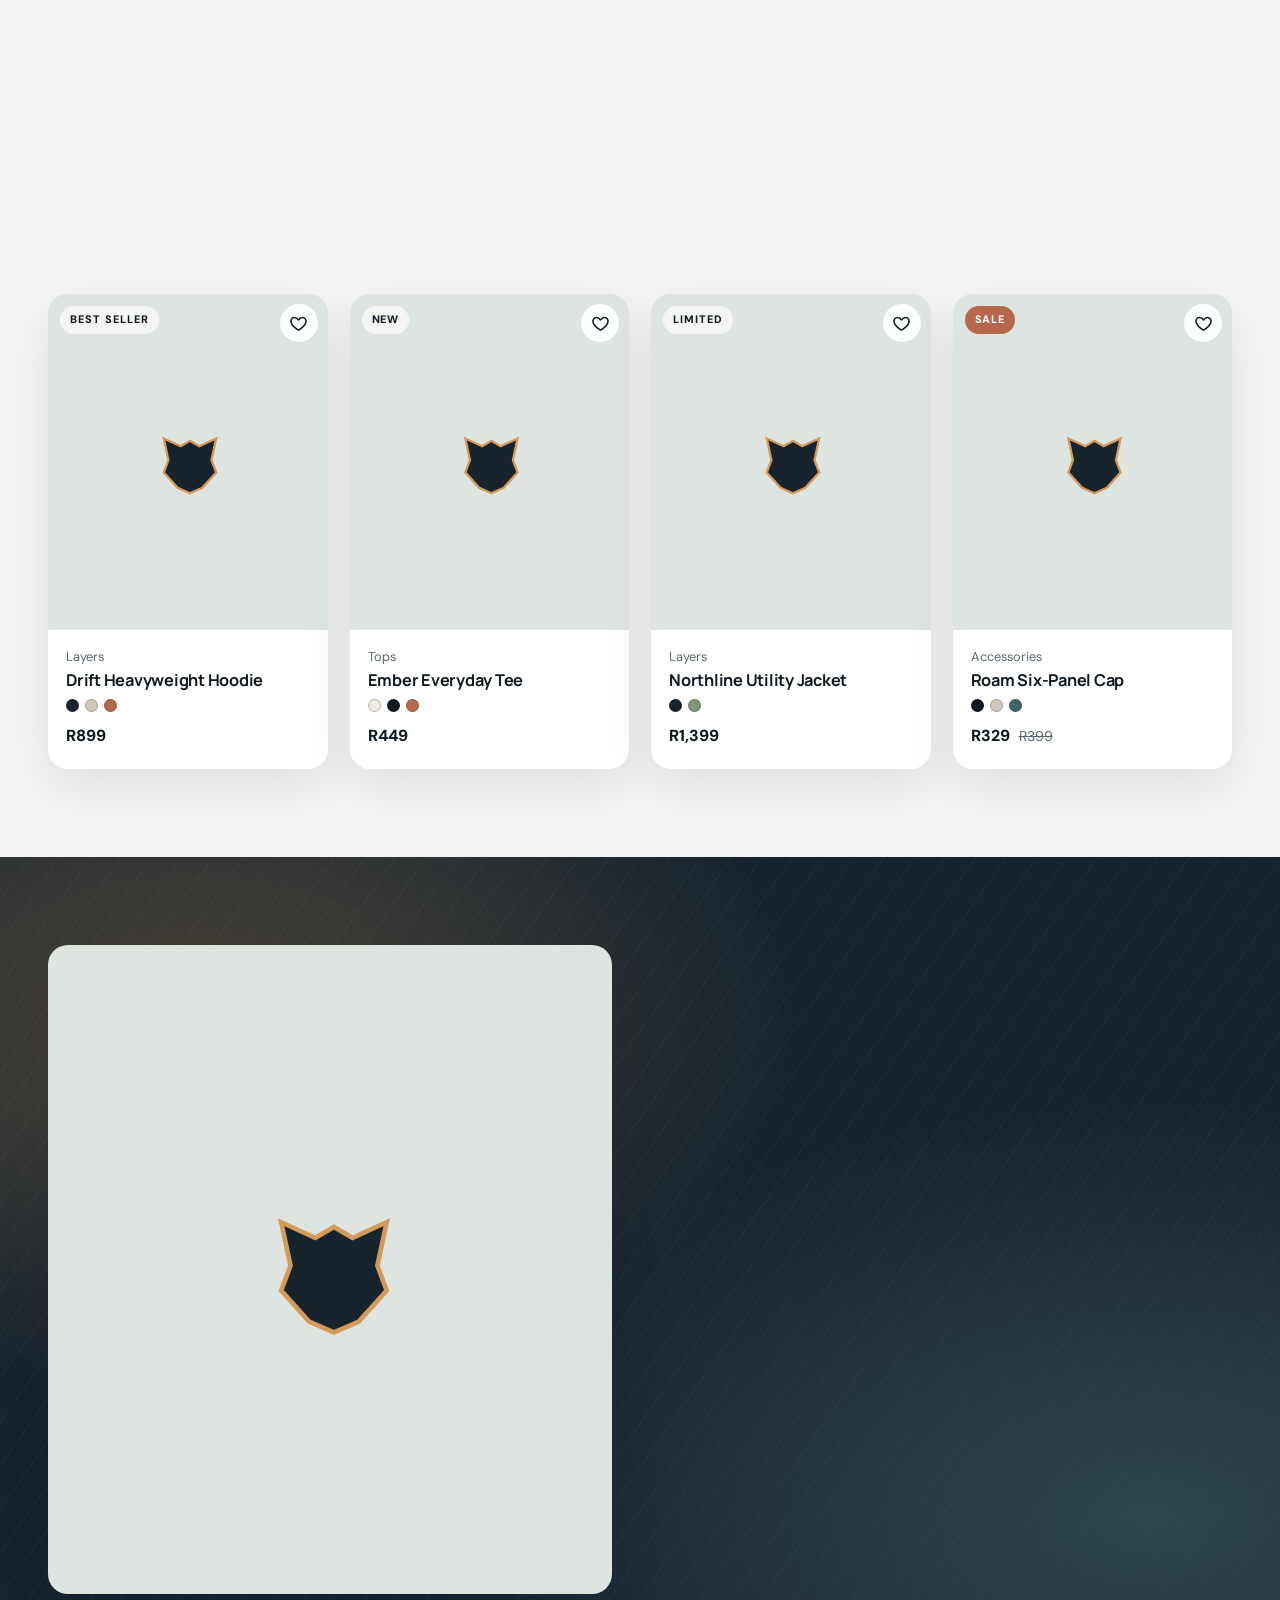
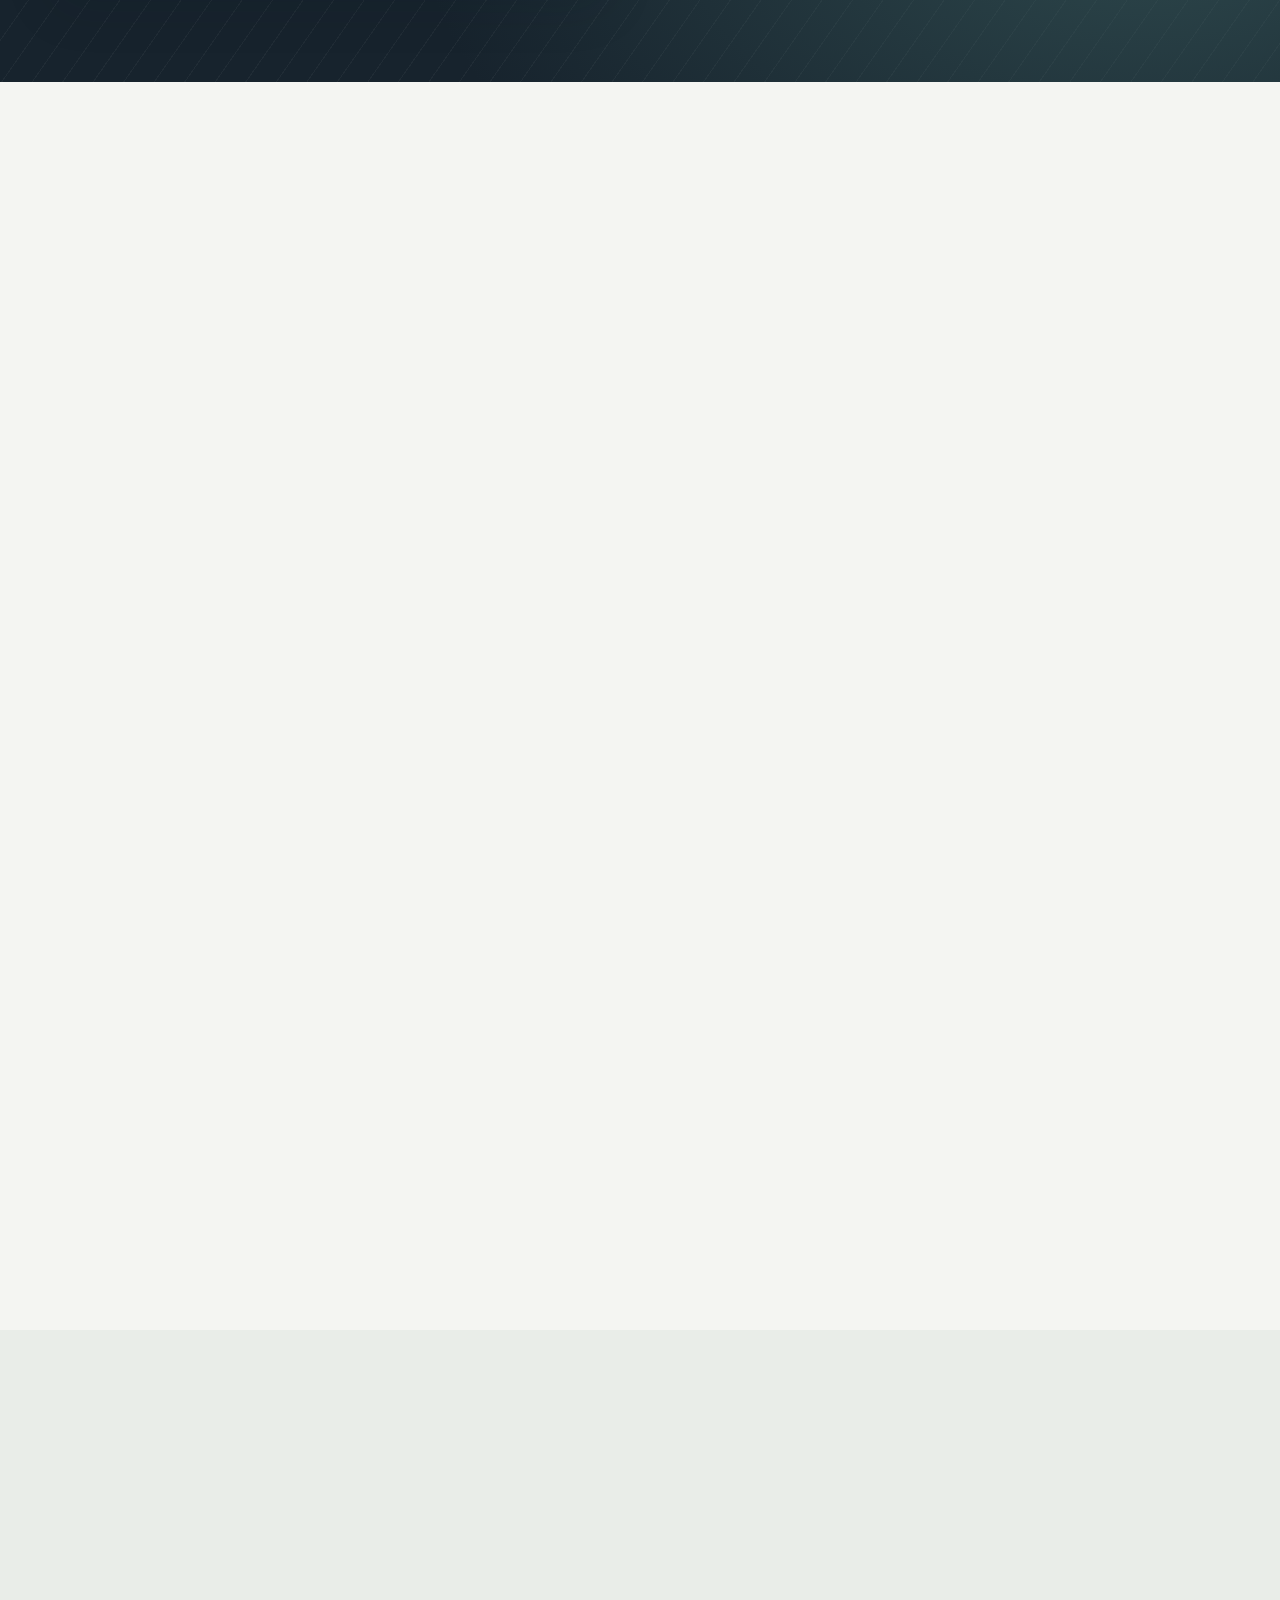
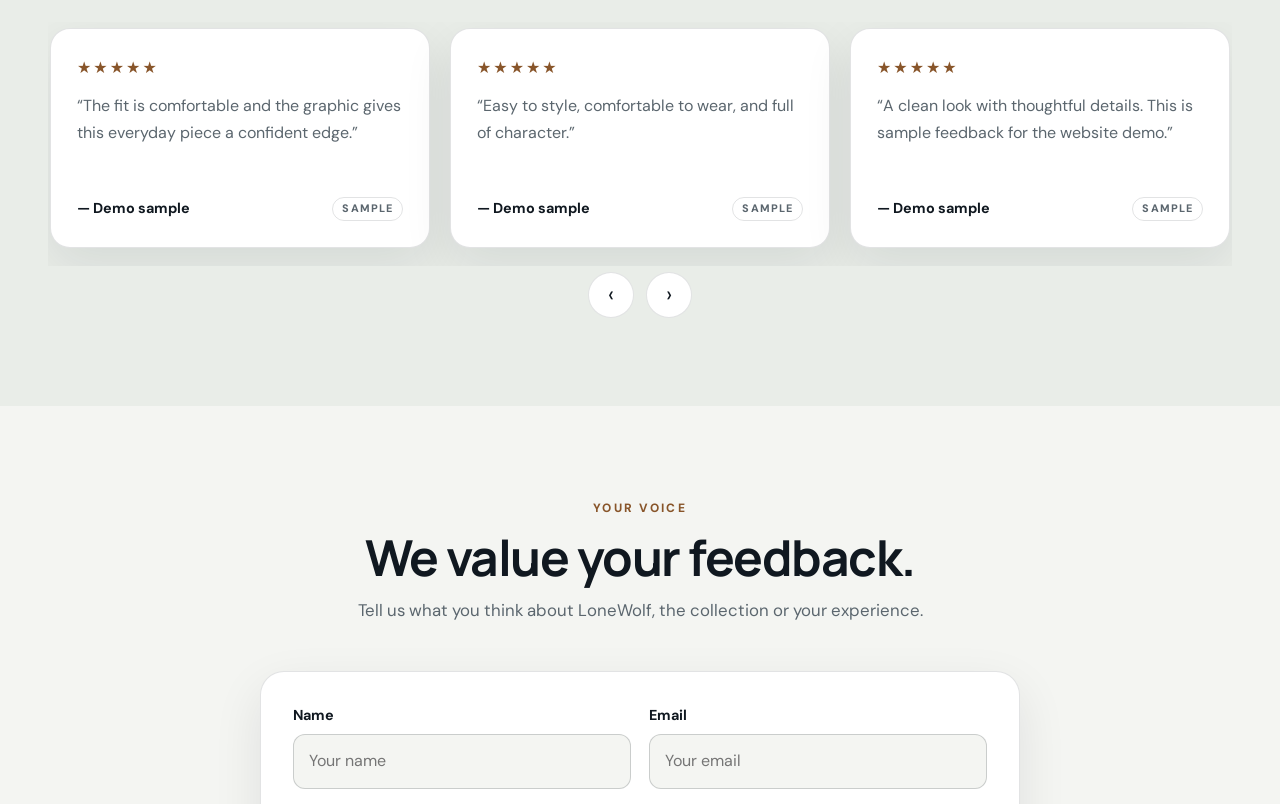
<file: Website_Code (5).html>
<!DOCTYPE html>
<html lang="en">
<head>
<meta charset="UTF-8">
<meta name="viewport" content="width=device-width, initial-scale=1.0">
<meta http-equiv="refresh" content="0; url=index.html">
<link rel="icon" href="wolf-mark.svg" type="image/svg+xml">
<title>LoneWolf Clothing.co</title>
</head>
<body>
<p>Taking you to <a href="index.html">LoneWolf Clothing.co</a>?</p>
</body>
</html>
</file>
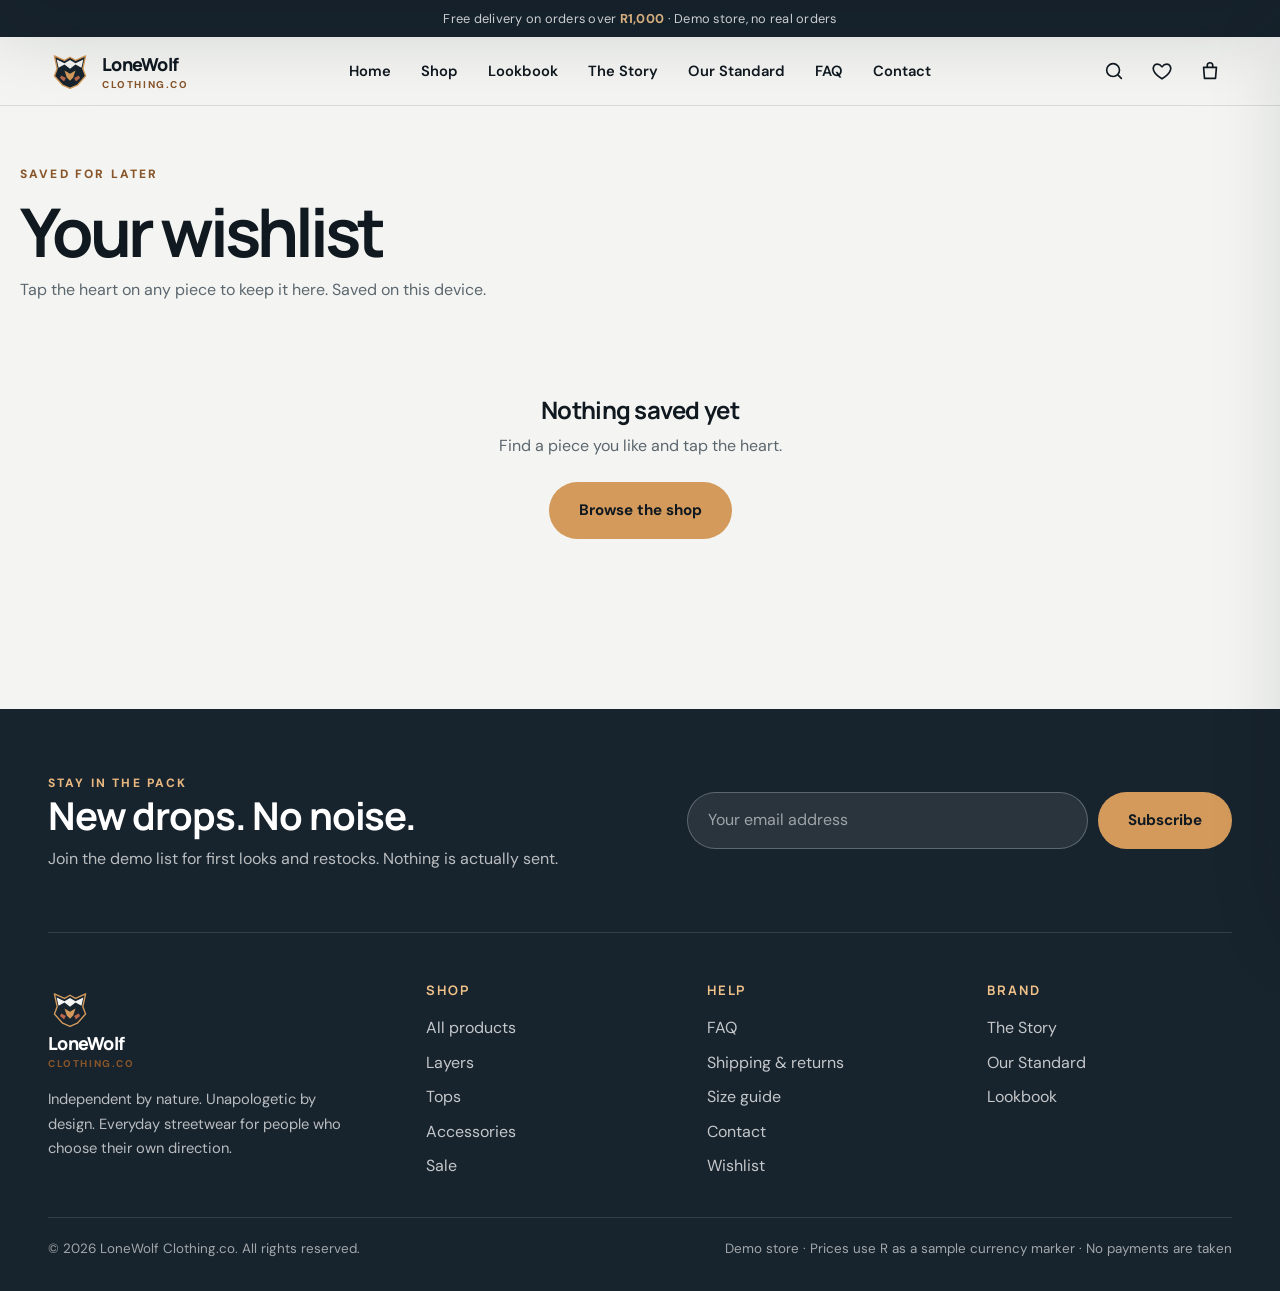
<file: wishlist.html>
<!DOCTYPE html>
<html lang="en">
<head>
<meta charset="UTF-8">
<meta name="viewport" content="width=device-width, initial-scale=1.0">
<meta name="theme-color" content="#17232D">
<title>Wishlist | LoneWolf Clothing.co</title>
<link rel="icon" href="wolf-mark.svg" type="image/svg+xml">
<link rel="preconnect" href="https://fonts.googleapis.com">
<link rel="preconnect" href="https://fonts.gstatic.com" crossorigin>
<link href="https://fonts.googleapis.com/css2?family=DM+Sans:wght@400;500;600;700&family=Manrope:wght@400;500;600;700;800&display=swap" rel="stylesheet">
<link rel="stylesheet" href="site.css">
</head>
<body>
<div id="lw-header"></div>
<main>
  <div class="container shop-head">
    <span class="eyebrow">Saved for later</span>
    <h1>Your wishlist</h1>
    <p style="color:var(--muted)" id="wl-sub">Tap the heart on any piece to keep it here. Saved on this device.</p>
  </div>
  <div class="container" style="padding-bottom:90px"><section class="product-grid" id="wl-grid"></section></div>
</main>
<div id="lw-footer"></div>
<script src="products.js"></script>
<script src="site.js"></script>
<script>
(function(){
  var L = window.LW;
  function render(){
    var ids = L.wish.get(), grid = L.$("#wl-grid");
    if (!ids.length) {
      grid.innerHTML = '<div class="wish-grid-empty" style="grid-column:1/-1"><h2 style="margin-bottom:10px">Nothing saved yet</h2><p style="color:var(--muted);margin-bottom:22px">Find a piece you like and tap the heart.</p><a class="btn btn-primary" href="shop.html">Browse the shop</a></div>';
      L.$("#wl-sub").textContent = "Tap the heart on any piece to keep it here. Saved on this device.";
      return;
    }
    L.$("#wl-sub").textContent = ids.length + (ids.length === 1 ? " saved piece" : " saved pieces") + ". Saved on this device.";
    grid.innerHTML = ids.map(function(id){ return L.cardHTML(L.byId(id)); }).join("");
  }
  /* re-render only when the set of saved items changes (not on bag updates) */
  var last = L.wish.get().join(",");
  document.addEventListener("lw:update", function(){ var now = L.wish.get().join(","); if (now !== last) { last = now; render(); } });
  render();
})();
</script>
</body>
</html>
</file>
<file: site.css>
/* LoneWolf Clothing.co — shared design system */
:root{
  --ink:#101820; --navy:#17232D; --navy-2:#223742; --copper:#D39A5B; --copper-dark:#88552A; --clay:#B7674B;
  --teal:#3F6565; --sage:#839376; --paper:#F4F5F2; --stone:#DEE4E0; --muted:#5B666E; --white:#fff;
  --line:rgba(16,24,32,.12); --shadow:0 18px 50px rgba(16,24,32,.09); --shadow-lg:0 30px 80px rgba(16,24,32,.18);
  --radius:20px; --max:1240px;
  /* legacy aliases */
  --black:var(--ink); --dark:var(--navy); --gold:var(--copper); --gold-text:var(--copper-dark); --green:var(--teal);
  --cream:var(--paper); --sand:var(--stone); --grey:var(--muted);
}
*{box-sizing:border-box}
html{scroll-behavior:smooth}
body{margin:0;background:var(--paper);color:var(--ink);font-family:"DM Sans",system-ui,sans-serif;line-height:1.65;-webkit-font-smoothing:antialiased}
h1,h2,h3,h4{font-family:"Manrope",sans-serif;line-height:1.1;margin:0;letter-spacing:-.03em}
p{margin:0}
a{color:inherit;text-decoration:none}
img{max-width:100%;display:block}
button,input,select,textarea{font:inherit;color:inherit}
button{cursor:pointer}
:focus-visible{outline:3px solid var(--copper);outline-offset:3px;border-radius:6px}
.skip-link{position:absolute;left:-999px;top:8px;background:var(--navy);color:#fff;padding:10px 16px;border-radius:999px;z-index:100}
.skip-link:focus{left:12px}
.container{max-width:var(--max);margin:0 auto;padding:0 28px}
.section{padding:88px 0}
.section.tight{padding:56px 0}
.eyebrow{display:inline-block;color:var(--copper-dark);font-size:.75rem;font-weight:800;letter-spacing:.18em;text-transform:uppercase}
.on-dark .eyebrow,.eyebrow.light{color:#e7b77f}
.section-head{max-width:640px;margin:0 auto 46px;text-align:center}
.section-head.left{margin-left:0;text-align:left}
.section-head h2{font-size:clamp(2rem,4.5vw,3.1rem);margin:10px 0 12px}
.section-head p{color:var(--muted);font-size:1.05rem}
.visually-hidden{position:absolute!important;width:1px;height:1px;overflow:hidden;clip:rect(0 0 0 0);white-space:nowrap}

/* Buttons */
.btn,.button{display:inline-flex;align-items:center;justify-content:center;gap:8px;border:2px solid transparent;border-radius:999px;padding:14px 28px;background:var(--navy);color:#fff;font-weight:700;font-size:.95rem;transition:transform .2s,background .2s,box-shadow .2s,color .2s}
.btn:hover,.button:hover{transform:translateY(-2px);box-shadow:0 12px 26px rgba(16,24,32,.18);background:var(--teal)}
.btn-primary{background:var(--copper);color:var(--ink)}
.btn-primary:hover{background:#e0a96c}
.btn-secondary{background:transparent;border-color:rgba(255,255,255,.75);color:#fff}
.btn-secondary:hover{background:#fff;color:var(--navy)}
.btn-outline{background:transparent;color:var(--navy);border-color:var(--navy)}
.btn-outline:hover{background:var(--navy);color:#fff}
.btn-tertiary{background:var(--teal);color:#fff}
.btn-block{width:100%}
.btn[disabled]{opacity:.5;pointer-events:none}
.link-arrow{font-weight:700;color:var(--copper-dark);display:inline-flex;gap:6px;align-items:center}
.link-arrow:hover{gap:10px}

/* Announcement + header */
.announce{background:var(--navy);color:rgba(255,255,255,.88);text-align:center;font-size:.8rem;padding:8px 16px;letter-spacing:.02em}
.announce b{color:#f0c28a;font-weight:700}
.site-header{position:sticky;top:0;z-index:50;background:rgba(244,245,242,.94);-webkit-backdrop-filter:blur(14px);backdrop-filter:blur(14px);border-bottom:1px solid var(--line)}
.nav-wrap{max-width:var(--max);margin:auto;padding:12px 28px;display:flex;align-items:center;justify-content:space-between;gap:24px}
.brand{display:flex;align-items:center;gap:10px;flex:none}
.brand img{width:44px;height:44px}
.brand-copy{display:flex;flex-direction:column;line-height:1.05}
.brand-copy strong{font:800 1.12rem Manrope,sans-serif;letter-spacing:-.04em}
.brand-copy small{margin-top:4px;color:var(--copper-dark);font-size:.62rem;font-weight:800;letter-spacing:.16em;text-transform:uppercase}
.nav-links{display:flex;align-items:center;gap:6px;font-size:.92rem;font-weight:600}
.nav-links>a,.nav-item>a{padding:10px 12px;border-radius:999px;transition:background .2s,color .2s;display:block}
.nav-links a:hover{color:var(--copper-dark)}
.nav-links a[aria-current=page]{background:rgba(16,24,32,.07)}
.nav-item{position:relative}
.nav-drop{position:absolute;top:100%;left:0;min-width:200px;padding:10px;background:#fff;border:1px solid var(--line);border-radius:16px;box-shadow:var(--shadow);opacity:0;visibility:hidden;transform:translateY(6px);transition:.18s}
.nav-item:hover .nav-drop,.nav-item:focus-within .nav-drop{opacity:1;visibility:visible;transform:none}
.nav-drop a{display:block;padding:9px 12px;border-radius:10px;font-weight:600}
.nav-drop a:hover{background:var(--paper)}
.nav-actions{display:flex;align-items:center;gap:4px}
.icon-btn{position:relative;display:inline-grid;place-items:center;width:44px;height:44px;border:0;border-radius:50%;background:transparent;transition:background .2s}
.icon-btn:hover{background:rgba(16,24,32,.07)}
.icon-btn svg{width:22px;height:22px;stroke:currentColor;fill:none;stroke-width:1.8;stroke-linecap:round;stroke-linejoin:round}
.badge-count{position:absolute;top:3px;right:1px;min-width:19px;height:19px;padding:0 5px;border-radius:999px;background:var(--copper);color:var(--ink);font-size:.7rem;font-weight:800;display:grid;place-items:center}
.badge-count:empty,.badge-count[data-n="0"]{display:none}
.menu-toggle{display:none}

/* Overlays: drawer, modal, search */
.scrim{position:fixed;inset:0;z-index:80;background:rgba(10,15,20,.5);opacity:0;visibility:hidden;transition:.2s}
.scrim.open{opacity:1;visibility:visible}
.drawer{position:fixed;top:0;right:0;bottom:0;z-index:81;width:min(440px,100%);background:var(--paper);transform:translateX(104%);transition:transform .28s cubic-bezier(.2,.7,.2,1);display:flex;flex-direction:column;box-shadow:var(--shadow-lg)}
.drawer.open{transform:none}
.drawer-head{display:flex;align-items:center;justify-content:space-between;padding:20px 24px;border-bottom:1px solid var(--line)}
.drawer-head h2{font-size:1.35rem}
.ship-meter{padding:14px 24px;background:#e8ece7;font-size:.86rem}
.ship-meter .bar{height:6px;border-radius:99px;background:rgba(16,24,32,.12);margin-top:8px;overflow:hidden}
.ship-meter .bar i{display:block;height:100%;background:linear-gradient(90deg,var(--copper),var(--clay));border-radius:99px;transition:width .3s}
.drawer-body{flex:1;overflow:auto;padding:6px 24px}
.drawer-foot{padding:18px 24px 24px;border-top:1px solid var(--line);background:#fff}
.row-between{display:flex;justify-content:space-between;align-items:center;gap:12px}
.line-item{display:grid;grid-template-columns:78px 1fr auto;gap:14px;padding:16px 0;border-bottom:1px solid var(--line)}
.line-item img{width:78px;height:96px;object-fit:cover;border-radius:12px;background:var(--stone)}
.line-item h4{font-size:.95rem;letter-spacing:-.01em}
.line-item small{color:var(--muted);display:block}
.line-item .remove{border:0;background:none;color:var(--muted);text-decoration:underline;font-size:.8rem;padding:0;margin-top:6px}
.qty{display:inline-flex;align-items:center;border:1px solid var(--line);border-radius:999px;background:#fff;margin-top:8px}
.qty button{width:32px;height:32px;border:0;background:none;font-size:1.1rem;border-radius:50%}
.qty button:hover{background:var(--paper)}
.qty span{min-width:26px;text-align:center;font-weight:700;font-size:.9rem}
.empty{text-align:center;padding:60px 10px;color:var(--muted)}
.empty h3{color:var(--ink);margin-bottom:8px}
.modal{position:fixed;left:50%;top:50%;z-index:82;width:min(920px,calc(100% - 28px));max-height:calc(100vh - 28px);overflow:auto;background:var(--paper);border-radius:24px;box-shadow:var(--shadow-lg);transform:translate(-50%,-46%);opacity:0;visibility:hidden;transition:.22s}
.modal.open{opacity:1;visibility:visible;transform:translate(-50%,-50%)}
.modal-close{position:absolute;top:12px;right:12px;z-index:2;background:#fff}
.modal.small{width:min(560px,calc(100% - 28px));padding:30px}
.qv{display:grid;grid-template-columns:1fr 1fr}
.qv img{width:100%;height:100%;object-fit:cover;min-height:380px;background:var(--stone)}
.qv-body{padding:34px 30px}
.search-panel{position:fixed;left:0;right:0;top:0;z-index:82;background:var(--paper);padding:22px 0 26px;box-shadow:var(--shadow-lg);transform:translateY(-102%);transition:transform .25s;max-height:86vh;overflow:auto}
.search-panel.open{transform:none}
.search-box{display:flex;align-items:center;gap:12px;border-bottom:2px solid var(--navy);padding:8px 0}
.search-box input{flex:1;border:0;background:transparent;font-size:1.4rem;font-family:Manrope,sans-serif;font-weight:700;outline:none;min-width:0}
.search-results{display:grid;grid-template-columns:repeat(auto-fill,minmax(250px,1fr));gap:12px;margin-top:20px}
.search-hit{display:grid;grid-template-columns:62px 1fr;gap:12px;align-items:center;padding:8px;border-radius:14px;background:#fff;border:1px solid var(--line)}
.search-hit:hover{border-color:var(--copper)}
.search-hit img{width:62px;height:76px;object-fit:cover;border-radius:10px}
.search-hit b{display:block;font-family:Manrope;letter-spacing:-.01em}
.search-hit span{color:var(--muted);font-size:.88rem}
.toast-wrap{position:fixed;left:50%;bottom:22px;z-index:90;transform:translateX(-50%);display:grid;gap:8px;pointer-events:none;width:max-content;max-width:calc(100% - 32px)}
.toast{background:var(--navy);color:#fff;border-radius:999px;padding:12px 20px;font-weight:600;font-size:.92rem;box-shadow:var(--shadow-lg);animation:toast .25s ease both}
.toast.out{opacity:0;transform:translateY(8px);transition:.25s}
@keyframes toast{from{opacity:0;transform:translateY(10px)}}

/* Hero */
.hero{position:relative;min-height:min(86vh,780px);display:grid;align-items:end;color:#fff;overflow:hidden;background:var(--navy)}
.hero-bg{position:absolute;inset:0;background:url("https://images.unsplash.com/photo-1539109136881-3be0616acf4b?auto=format&fit=crop&w=2000&q=80") center 30%/cover;transform:scale(1.04)}
.hero::before{content:"";position:absolute;inset:0;z-index:1;background:linear-gradient(100deg,rgba(11,18,24,.88) 8%,rgba(11,18,24,.5) 52%,rgba(11,18,24,.18)),linear-gradient(0deg,rgba(11,18,24,.6),transparent 45%)}
.hero-inner{position:relative;z-index:2;padding:130px 28px 80px;width:100%;max-width:var(--max);margin:auto}
.hero h1{font-size:clamp(3rem,9vw,6.6rem);font-weight:800;letter-spacing:-.065em;margin:14px 0 18px;max-width:11ch}
.hero p.lead{max-width:520px;font-size:1.15rem;color:rgba(255,255,255,.82);margin-bottom:30px}
.hero-actions{display:flex;gap:12px;flex-wrap:wrap}
.hero-meta{display:flex;gap:28px;margin-top:46px;flex-wrap:wrap;font-size:.85rem;color:rgba(255,255,255,.7)}
.hero-meta b{display:block;color:#fff;font-family:Manrope,sans-serif;font-size:1.05rem}
.page-hero{position:relative;color:#fff;text-align:center;padding:96px 24px 80px;background:linear-gradient(120deg,rgba(13,20,25,.86),rgba(23,35,45,.68)),var(--hero-img,none) center/cover,var(--navy)}
.page-hero h1{font-size:clamp(2.6rem,7vw,4.8rem);letter-spacing:-.06em;margin:12px 0}
.page-hero p{max-width:620px;margin:0 auto;color:rgba(255,255,255,.8);font-size:1.1rem}
.page-hero .hero-actions{justify-content:center;margin-top:26px}
.strip{background:var(--navy);color:rgba(255,255,255,.85);padding:18px 0}
.strip-inner{display:flex;justify-content:space-between;gap:20px;flex-wrap:wrap;font-weight:600;font-size:.9rem}
.strip-inner span::before{content:"✦";color:var(--copper);margin-right:10px}

/* Category tiles */
.tiles{display:grid;grid-template-columns:repeat(3,1fr);gap:18px}
.tile{position:relative;aspect-ratio:4/5;border-radius:var(--radius);overflow:hidden;background:var(--stone);color:#fff;box-shadow:var(--shadow)}
.tile img{position:absolute;inset:0;width:100%;height:100%;object-fit:cover;transition:transform .6s}
.tile:hover img{transform:scale(1.06)}
.tile::after{content:"";position:absolute;inset:30% 0 0;background:linear-gradient(transparent,rgba(11,18,24,.82))}
.tile div{position:absolute;z-index:1;left:24px;right:24px;bottom:22px}
.tile span{font-size:.72rem;letter-spacing:.14em;text-transform:uppercase;color:#f0c28a;font-weight:800}
.tile h3{font-size:1.7rem;margin-top:4px}

/* Product cards + grid */
.product-grid{display:grid;grid-template-columns:repeat(4,minmax(0,1fr));gap:22px}
.product-grid.three{grid-template-columns:repeat(3,minmax(0,1fr))}
.p-card{position:relative;display:flex;flex-direction:column;background:#fff;border-radius:var(--radius);overflow:hidden;box-shadow:var(--shadow);transition:transform .25s}
.p-card:hover{transform:translateY(-5px)}
.p-media{position:relative;display:block;aspect-ratio:4/4.8;background:var(--stone);overflow:hidden}
.p-media img{position:absolute;inset:0;width:100%;height:100%;object-fit:cover;transition:opacity .4s,transform .5s}
.p-media img.alt{opacity:0}
.p-card:hover .p-media img.alt{opacity:1}
.p-card:hover .p-media img{transform:scale(1.04)}
.p-tag{position:absolute;left:12px;top:12px;z-index:2;border-radius:999px;background:var(--paper);padding:5px 10px;font-size:.68rem;font-weight:800;letter-spacing:.09em;text-transform:uppercase}
.p-tag.sale{background:var(--clay);color:#fff}
.wish-btn{position:absolute;right:10px;top:10px;z-index:2;width:38px;height:38px;border-radius:50%;border:0;background:rgba(255,255,255,.92);display:grid;place-items:center;transition:transform .2s}
.wish-btn:hover{transform:scale(1.1)}
.wish-btn svg{width:19px;height:19px;stroke:var(--ink);fill:none;stroke-width:1.9;stroke-linejoin:round}
.wish-btn[aria-pressed=true] svg{fill:var(--clay);stroke:var(--clay)}
.quick-add{position:absolute;left:12px;right:12px;bottom:12px;z-index:2;opacity:0;transform:translateY(8px);transition:.25s;padding:11px;font-size:.85rem}
.p-card:hover .quick-add,.quick-add:focus-visible{opacity:1;transform:none}
.p-info{padding:16px 18px 20px;display:flex;flex-direction:column;gap:5px;flex:1}
.p-info h3{font-size:1.02rem;letter-spacing:-.015em}
.p-info .cat{color:var(--muted);font-size:.8rem}
.price-row{display:flex;gap:9px;align-items:baseline;margin-top:auto;padding-top:6px}
.price{font-weight:800}
.was{color:var(--muted);text-decoration:line-through;font-size:.88rem}
.dots{display:flex;gap:6px;margin-top:4px}
.dots i{width:13px;height:13px;border-radius:50%;border:1px solid rgba(16,24,32,.25)}

/* Shop toolbar */
.shop-head{padding:54px 0 14px}
.shop-head h1{font-size:clamp(2.4rem,6vw,4.2rem);letter-spacing:-.06em;margin:8px 0}
.toolbar{display:flex;gap:14px;justify-content:space-between;align-items:center;flex-wrap:wrap;margin:18px 0 8px}
.chips{display:flex;gap:8px;flex-wrap:wrap}
.chip{border:1px solid var(--line);border-radius:999px;padding:8px 15px;background:transparent;font-weight:700;font-size:.9rem;transition:.2s}
.chip:hover,.chip[aria-pressed=true]{background:var(--navy);border-color:var(--navy);color:#fff}
.tools{display:flex;gap:10px;flex-wrap:wrap}
.field,.tools input,.tools select{border:1px solid var(--line);border-radius:999px;background:#fff;padding:10px 16px;min-width:0}
.result-meta{display:flex;justify-content:space-between;color:var(--muted);font-size:.9rem;margin:6px 0 20px;gap:12px;flex-wrap:wrap}
.size-filter{display:flex;gap:6px;align-items:center;flex-wrap:wrap;margin:6px 0}
.size-filter span{font-size:.85rem;font-weight:700;margin-right:4px}
.mini-chip{min-width:38px;padding:6px 10px;border:1px solid var(--line);background:#fff;border-radius:10px;font-weight:700;font-size:.82rem}
.mini-chip[aria-pressed=true]{background:var(--navy);color:#fff;border-color:var(--navy)}

/* PDP */
.crumbs{font-size:.85rem;color:var(--muted);padding:26px 0 18px}
.crumbs a:hover{color:var(--copper-dark)}
.pdp{display:grid;grid-template-columns:1.15fr 1fr;gap:56px;align-items:start;padding-bottom:70px}
.gallery{display:grid;grid-template-columns:84px 1fr;gap:14px;position:sticky;top:96px}
.thumbs{display:grid;gap:10px;align-content:start}
.thumbs button{padding:0;border:2px solid transparent;border-radius:12px;overflow:hidden;background:var(--stone);aspect-ratio:4/5}
.thumbs button[aria-current=true]{border-color:var(--navy)}
.thumbs img{width:100%;height:100%;object-fit:cover}
.main-img{position:relative;border-radius:var(--radius);overflow:hidden;background:var(--stone);aspect-ratio:4/5;box-shadow:var(--shadow)}
.main-img img{width:100%;height:100%;object-fit:cover}
.pdp h1{font-size:clamp(2rem,4vw,2.9rem);letter-spacing:-.05em;margin:8px 0 12px}
.pdp .price{font-size:1.5rem}
.pdp-desc{color:var(--muted);margin:16px 0 22px}
.opt-label{display:flex;justify-content:space-between;font-weight:700;margin:20px 0 10px}
.opt-label a{color:var(--copper-dark);font-weight:600;text-decoration:underline;font-size:.88rem}
.swatches,.sizes{display:flex;gap:10px;flex-wrap:wrap}
.swatch{width:38px;height:38px;border-radius:50%;border:2px solid #fff;box-shadow:0 0 0 1px rgba(16,24,32,.25);padding:0}
.swatch[aria-checked=true]{box-shadow:0 0 0 2px var(--navy)}
.size{min-width:56px;padding:11px 14px;border:1px solid var(--line);border-radius:12px;background:#fff;font-weight:700}
.size:hover{border-color:var(--navy)}
.size[aria-checked=true]{background:var(--navy);color:#fff;border-color:var(--navy)}
.size[disabled]{opacity:.4;text-decoration:line-through;cursor:not-allowed}
.buy-row{display:flex;gap:12px;margin:26px 0 12px;flex-wrap:wrap}
.buy-row .btn{flex:1;min-width:190px}
.buy-row .qty{margin:0}
.perks{display:grid;grid-template-columns:repeat(3,1fr);gap:10px;margin:22px 0;font-size:.82rem;color:var(--muted)}
.perks div{background:#fff;border:1px solid var(--line);border-radius:14px;padding:12px}
.perks b{display:block;color:var(--ink);font-size:.86rem}
.acc details{border-top:1px solid var(--line);padding:16px 0}
.acc details:last-child{border-bottom:1px solid var(--line)}
.acc summary{cursor:pointer;font-weight:800;list-style:none;display:flex;justify-content:space-between}
.acc summary::-webkit-details-marker{display:none}
.acc summary::after{content:"+";font-size:1.3rem;color:var(--copper-dark);line-height:1}
.acc details[open] summary::after{content:"−"}
.acc ul{margin:12px 0 0;padding-left:20px;color:var(--muted)}
.acc p{margin-top:12px;color:var(--muted)}
.field-error{color:#a3402a;font-size:.85rem;min-height:1.2em;margin-top:6px}

/* Cards, forms, misc content */
.grid-2,.grid-3,.grid-4{display:grid;gap:24px}
.grid-2{grid-template-columns:repeat(2,1fr)}.grid-3{grid-template-columns:repeat(3,1fr)}.grid-4{grid-template-columns:repeat(4,1fr)}
.card{background:#fff;border:1px solid var(--line);border-radius:var(--radius);padding:30px;box-shadow:var(--shadow)}
.card h3{font-size:1.3rem;color:var(--teal);margin-bottom:10px}
.card p{color:var(--muted)}
.card .num{display:inline-grid;place-items:center;width:44px;height:44px;border-radius:14px;background:var(--stone);color:var(--teal);font-family:Manrope;font-weight:800;margin-bottom:16px}
.split{display:grid;grid-template-columns:1fr 1fr;gap:56px;align-items:center}
.split img{border-radius:var(--radius);box-shadow:var(--shadow);aspect-ratio:4/4.6;object-fit:cover;width:100%}
.split h2{font-size:clamp(2rem,4vw,3rem);margin:10px 0 16px}
.split p{color:var(--muted);margin-bottom:14px;font-size:1.05rem}
.highlight{background:linear-gradient(135deg,#f4f5f2,#ecdcc2);border-left:6px solid var(--copper);border-radius:18px;padding:24px 28px;font-weight:500;margin:30px 0}
.quote{background:linear-gradient(135deg,var(--navy),var(--teal));color:#fff;border-radius:24px;padding:48px 32px;text-align:center;font:700 clamp(1.3rem,3vw,2rem)/1.3 Manrope,sans-serif;letter-spacing:-.03em}
.dark-band{background:var(--navy);color:#fff;position:relative;overflow:hidden}
.dark-band::before{content:"";position:absolute;inset:0;background:radial-gradient(ellipse at 15% 20%,rgba(211,154,91,.28),transparent 40%),radial-gradient(ellipse at 90% 80%,rgba(63,101,101,.55),transparent 45%),repeating-linear-gradient(125deg,transparent 0 24px,rgba(255,255,255,.04) 24px 25px)}
.dark-band>*{position:relative}
.cta{text-align:center;color:#fff;padding:96px 24px;background:linear-gradient(135deg,var(--teal),var(--ink))}
.cta h2{font-size:clamp(2rem,5vw,3.3rem);margin-bottom:14px}
.cta p{max-width:560px;margin:0 auto 28px;color:rgba(255,255,255,.82)}
.form-card{background:#fff;border:1px solid var(--line);border-radius:24px;box-shadow:var(--shadow);padding:32px;max-width:760px;margin:0 auto}
.form-row{display:grid;grid-template-columns:repeat(auto-fit,minmax(210px,1fr));gap:18px}
.form-field{display:flex;flex-direction:column;gap:7px;margin-bottom:18px}
.form-field label{font-weight:700;font-size:.9rem}
.form-field input,.form-field textarea,.form-field select{width:100%;padding:13px 15px;border:1px solid rgba(16,24,32,.18);border-radius:12px;background:var(--paper)}
.form-field textarea{min-height:130px;resize:vertical}
.form-field input:focus,.form-field textarea:focus,.form-field select:focus{outline:2px solid var(--copper);border-color:transparent}
.form-field input[aria-invalid=true]{border-color:#a3402a;background:#fbf1ee}
.star-rating{display:flex;gap:4px}
.star-btn{border:0;background:none;color:#cdd3d6;font-size:2rem;line-height:1;padding:0 2px;transition:transform .15s,color .15s}
.star-btn:hover{transform:translateY(-2px)}
.star-btn.active{color:var(--copper-dark)}
.stars{color:var(--copper-dark);letter-spacing:2px}
.contact-card{text-align:center;display:flex;flex-direction:column;align-items:center;gap:10px}
.icon-wrap{width:58px;height:58px;border-radius:18px;background:linear-gradient(135deg,var(--stone),#f1eadf);display:grid;place-items:center;font-size:1.6rem}

/* Review slider */
.slider{position:relative}
.slider-track{display:flex;gap:20px;overflow-x:auto;scroll-snap-type:x mandatory;scrollbar-width:none;padding:6px 2px 18px}
.slider-track::-webkit-scrollbar{display:none}
.review-card{flex:0 0 calc((100% - 40px)/3);scroll-snap-align:start;background:#fff;border:1px solid var(--line);border-radius:var(--radius);padding:26px;box-shadow:var(--shadow);display:flex;flex-direction:column;gap:12px;min-height:220px}
.review-card p{color:var(--muted);flex:1;overflow-wrap:anywhere}
.review-card .person{font-weight:700;font-size:.9rem}
.slider-controls{display:flex;justify-content:center;gap:12px;margin-top:6px}
.arrow{width:46px;height:46px;border-radius:50%;border:1px solid var(--line);background:#fff;font-size:1.4rem}
.arrow:hover{background:var(--copper)}
.sample-label{display:inline-block;font-size:.68rem;font-weight:800;letter-spacing:.1em;text-transform:uppercase;color:var(--muted);border:1px solid var(--line);border-radius:999px;padding:2px 9px;width:max-content}

/* Lookbook */
.gallery-grid{display:grid;grid-template-columns:repeat(3,1fr);gap:18px}
.look{position:relative;min-height:400px;border-radius:var(--radius);overflow:hidden;background:var(--stone);box-shadow:var(--shadow)}
.look[hidden]{display:none}
.look img{position:absolute;inset:0;width:100%;height:100%;object-fit:cover;transition:transform .6s}
.look:hover img{transform:scale(1.05)}
.look::after{content:"";position:absolute;inset:35% 0 0;background:linear-gradient(transparent,rgba(12,20,25,.82))}
.look-copy{position:absolute;z-index:1;left:22px;right:22px;bottom:20px;color:#fff}
.look-copy span{font-size:.72rem;text-transform:uppercase;letter-spacing:.14em;color:#f0c28a;font-weight:800}
.look-copy h2{font-size:1.4rem;margin:4px 0}
.look-copy p{color:rgba(255,255,255,.8);font-size:.9rem;margin-bottom:10px}
.look-copy a{font-weight:700;font-size:.85rem;text-decoration:underline}

/* FAQ */
.faq-list{display:grid;gap:12px;max-width:860px;margin:0 auto}
.faq-list details{background:#fff;border:1px solid var(--line);border-radius:16px;padding:19px 22px;box-shadow:var(--shadow)}
.faq-list summary{cursor:pointer;font-weight:800;list-style:none;display:flex;justify-content:space-between;gap:12px}
.faq-list summary::-webkit-details-marker{display:none}
.faq-list summary::after{content:"+";font-size:1.4rem;color:var(--copper-dark);line-height:1}
.faq-list details[open] summary::after{content:"−"}
.faq-list details p{margin-top:12px;color:var(--muted)}
.faq-group{max-width:860px;margin:44px auto 14px;font-size:1.5rem}

/* Checkout */
.checkout{display:grid;grid-template-columns:1.2fr .8fr;gap:40px;align-items:start;padding-bottom:80px}
.panel{background:#fff;border:1px solid var(--line);border-radius:var(--radius);padding:28px;box-shadow:var(--shadow);margin-bottom:20px}
.panel h2{font-size:1.25rem;margin-bottom:18px}
.summary{position:sticky;top:96px}
.sum-row{display:flex;justify-content:space-between;padding:7px 0;color:var(--muted)}
.sum-row.total{color:var(--ink);font-weight:800;font-size:1.15rem;border-top:1px solid var(--line);margin-top:8px;padding-top:14px}
.radio-card{display:flex;gap:12px;align-items:center;justify-content:space-between;padding:14px 16px;border:1px solid var(--line);border-radius:14px;margin-bottom:10px;cursor:pointer;background:var(--paper)}
.radio-card:has(input:checked){border-color:var(--navy);background:#fff;box-shadow:0 0 0 1px var(--navy)}
.radio-card input{accent-color:var(--navy)}
.radio-card div{flex:1}
.radio-card small{color:var(--muted);display:block}
.demo-note{background:#e8ece7;border-radius:14px;padding:14px 16px;font-size:.9rem;color:var(--muted)}
.mini-line{display:grid;grid-template-columns:56px 1fr auto;gap:12px;align-items:center;padding:10px 0}
.mini-line img{width:56px;height:68px;object-fit:cover;border-radius:10px}
.mini-line small{color:var(--muted);display:block}
.confirm{max-width:640px;margin:70px auto;text-align:center}
.confirm .tick{width:76px;height:76px;border-radius:50%;background:var(--teal);color:#fff;display:grid;place-items:center;font-size:2.2rem;margin:0 auto 22px}

/* Tables */
.table-wrap{overflow:auto;border-radius:16px;border:1px solid var(--line);background:#fff}
table{border-collapse:collapse;width:100%;font-size:.92rem}
th,td{padding:12px 16px;text-align:left;border-bottom:1px solid var(--line)}
th{background:var(--paper);font-family:Manrope}
tr:last-child td{border-bottom:0}
.prose{max-width:780px;margin:0 auto}
.prose h2{font-size:1.6rem;margin:40px 0 10px}
.prose p,.prose li{color:var(--muted)}
.prose ul{padding-left:22px}

/* Footer */
.site-footer{background:var(--navy);color:#fff;margin-top:0}
.news{display:grid;grid-template-columns:1.1fr 1fr;gap:40px;align-items:center;padding:60px 0;border-bottom:1px solid rgba(255,255,255,.12)}
.news h2{font-size:clamp(1.7rem,3.4vw,2.4rem)}
.news p{color:rgba(255,255,255,.7);margin-top:8px}
.news form{display:flex;gap:10px;flex-wrap:wrap}
.news input{flex:1;min-width:200px;border:1px solid rgba(255,255,255,.25);background:rgba(255,255,255,.08);color:#fff;border-radius:999px;padding:14px 20px}
.news input::placeholder{color:rgba(255,255,255,.55)}
.foot-grid{display:grid;grid-template-columns:1.4fr repeat(3,1fr);gap:36px;padding:50px 0 34px}
.foot-grid h4{font-size:.82rem;letter-spacing:.14em;text-transform:uppercase;color:#f0c28a;margin-bottom:14px}
.foot-grid a{display:block;color:rgba(255,255,255,.75);padding:4px 0}
.foot-grid a:hover{color:#fff}
.foot-grid p{color:rgba(255,255,255,.7);font-size:.92rem;max-width:300px;margin-top:14px}
.foot-bottom{border-top:1px solid rgba(255,255,255,.12);padding:20px 0 30px;display:flex;justify-content:space-between;gap:12px;flex-wrap:wrap;color:rgba(255,255,255,.6);font-size:.84rem}
.site-footer .brand-copy strong{color:#fff}

/* Reveal */
.reveal{opacity:0;transform:translateY(20px);transition:opacity .6s,transform .6s}
.reveal.in{opacity:1;transform:none}

@media(max-width:1080px){
  .product-grid{grid-template-columns:repeat(3,minmax(0,1fr))}
  .pdp{gap:34px}
  .checkout{grid-template-columns:1fr}.summary{position:static}
}
@media(max-width:900px){
  .menu-toggle{display:inline-grid}
  .nav-wrap{padding:10px 16px;gap:8px}
  .nav-links{position:fixed;left:0;right:0;top:0;z-index:70;flex-direction:column;align-items:stretch;gap:0;background:var(--paper);padding:84px 22px 28px;transform:translateY(-102%);visibility:hidden;transition:transform .28s,visibility .28s;max-height:100vh;overflow:auto}
  .nav-links.open{transform:none;visibility:visible;box-shadow:var(--shadow-lg)}
  .nav-links>a,.nav-item>a{padding:14px 8px;border-bottom:1px solid var(--line);border-radius:0;font-size:1.05rem}
  .nav-drop{position:static;opacity:1;visibility:visible;transform:none;box-shadow:none;border:0;padding:0 0 0 14px;background:none}
  .nav-close{display:grid!important}
  .site-header .brand{margin-right:auto}
  .pdp{grid-template-columns:1fr}
  .gallery{position:static}
  .grid-3,.grid-4,.tiles{grid-template-columns:1fr 1fr}
  .split,.news{grid-template-columns:1fr}
  .foot-grid{grid-template-columns:1fr 1fr}
  .gallery-grid{grid-template-columns:repeat(2,1fr)}
  .review-card{flex-basis:calc((100% - 20px)/2)}
  .qv{grid-template-columns:1fr}.qv img{min-height:260px;max-height:340px}
}
@media(max-width:620px){
  .section{padding:60px 0}
  .container{padding:0 18px}
  .product-grid,.product-grid.three{grid-template-columns:repeat(2,minmax(0,1fr));gap:12px}
  .p-info{padding:12px}
  .quick-add{display:none}
  .grid-2,.grid-3,.grid-4,.tiles{grid-template-columns:1fr}
  .gallery{grid-template-columns:1fr}
  .thumbs{grid-template-columns:repeat(4,1fr);order:2}
  .gallery-grid{grid-template-columns:1fr}
  .review-card{flex-basis:88%}
  .perks{grid-template-columns:1fr}
  .foot-grid{grid-template-columns:1fr}
  .hero-inner{padding:110px 18px 56px}
  .brand-copy small{display:none}
  .line-item{grid-template-columns:64px 1fr auto}.line-item img{width:64px;height:80px}
}
.nav-close{display:none;position:absolute;top:18px;right:18px}
@media(prefers-reduced-motion:reduce){*,*::before,*::after{animation-duration:.01ms!important;transition-duration:.01ms!important;scroll-behavior:auto!important}.reveal{opacity:1;transform:none}}

/* card media link layer */
.p-media{display:block}
.p-link{position:absolute;inset:0;display:block}
.p-info h3 a:hover{color:var(--copper-dark)}
.price-row .price{font-size:1rem}
.empty-state{grid-column:1/-1;text-align:center;padding:60px 20px;color:var(--muted)}
.wish-grid-empty{text-align:center;padding:80px 20px}
</file>
